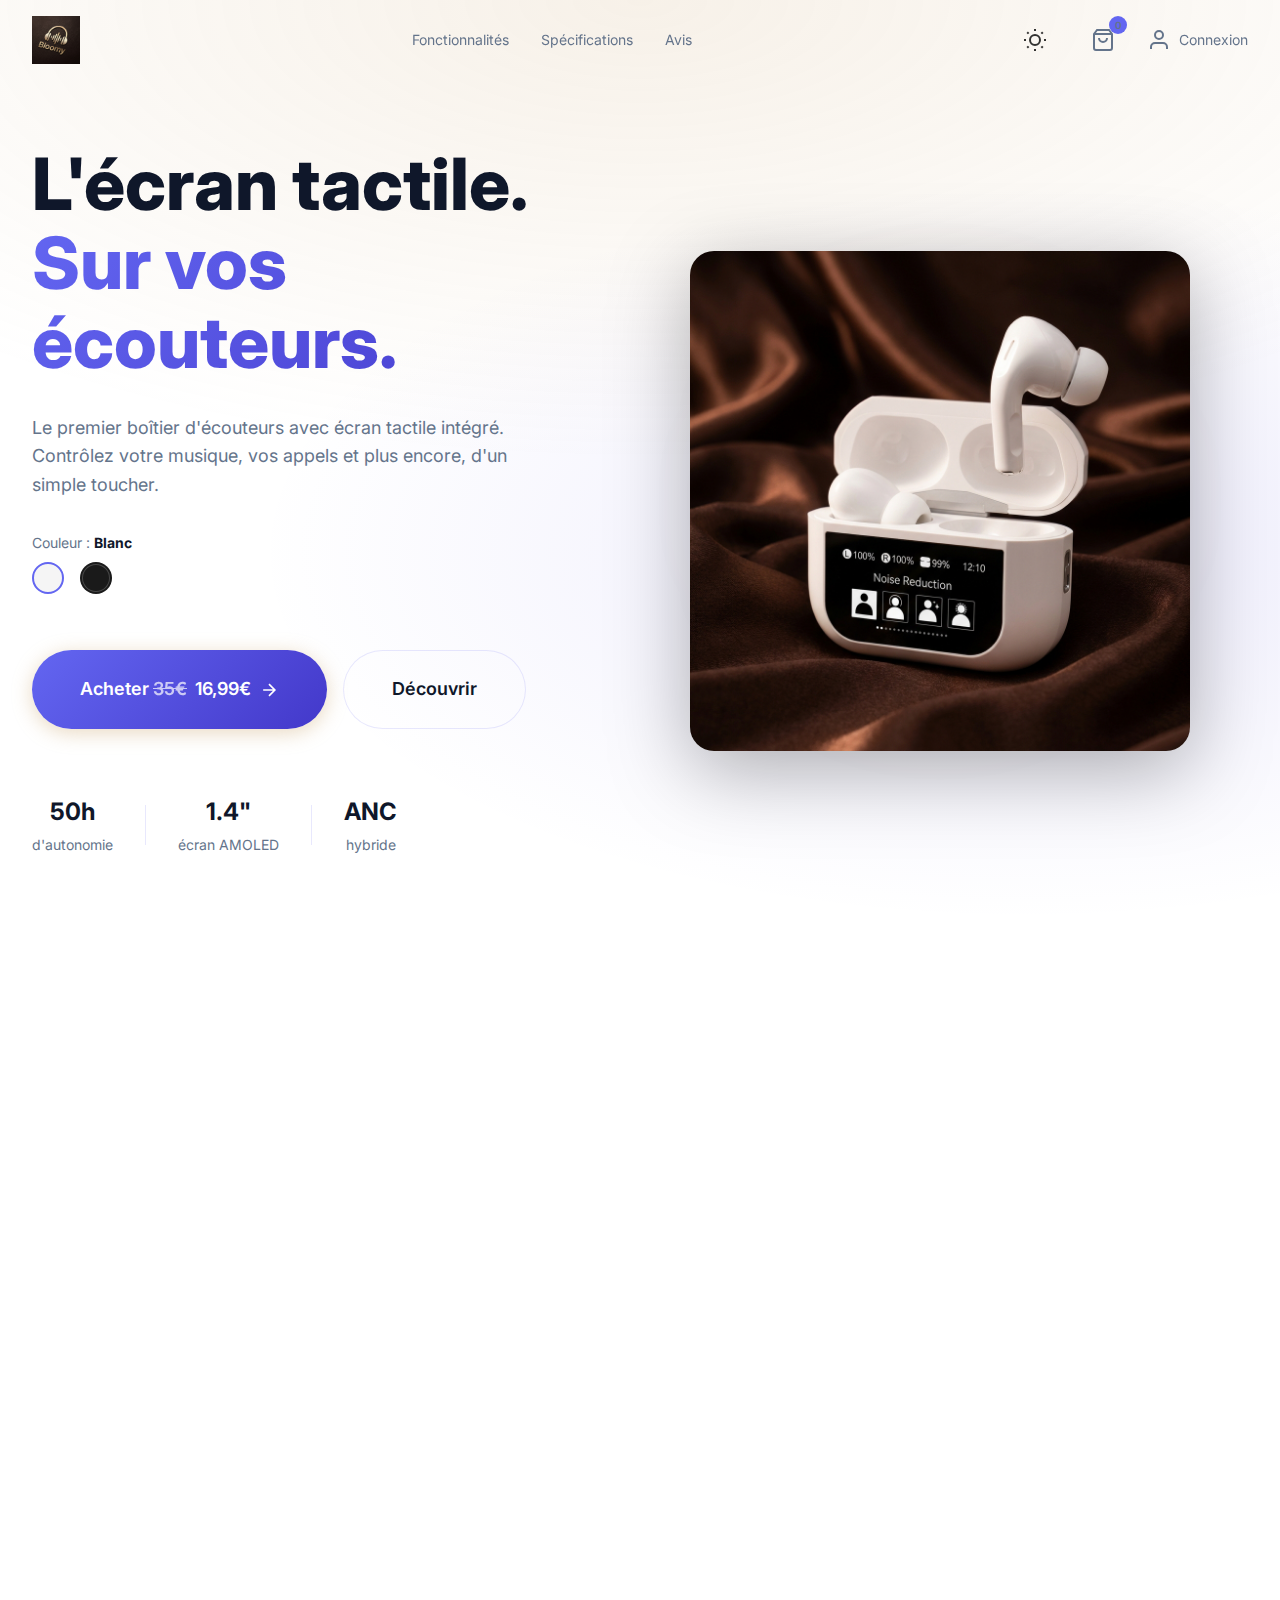
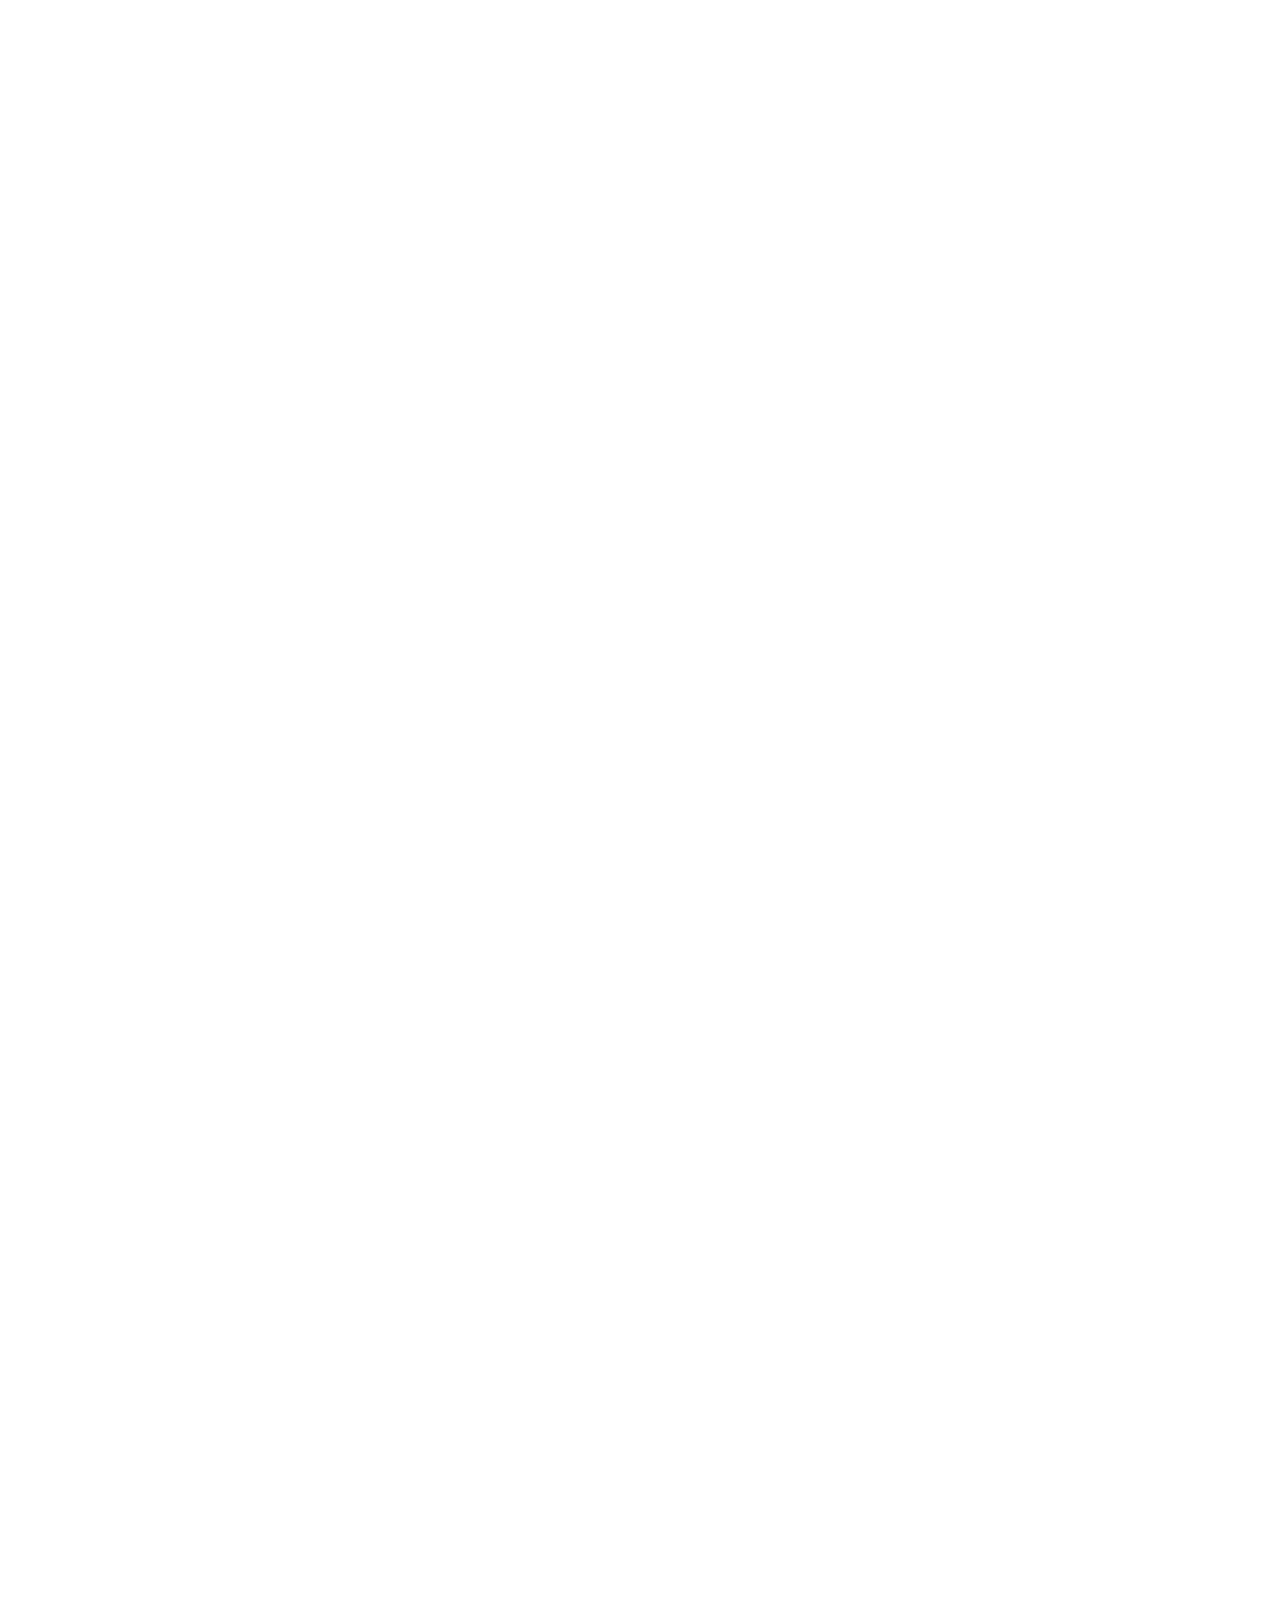
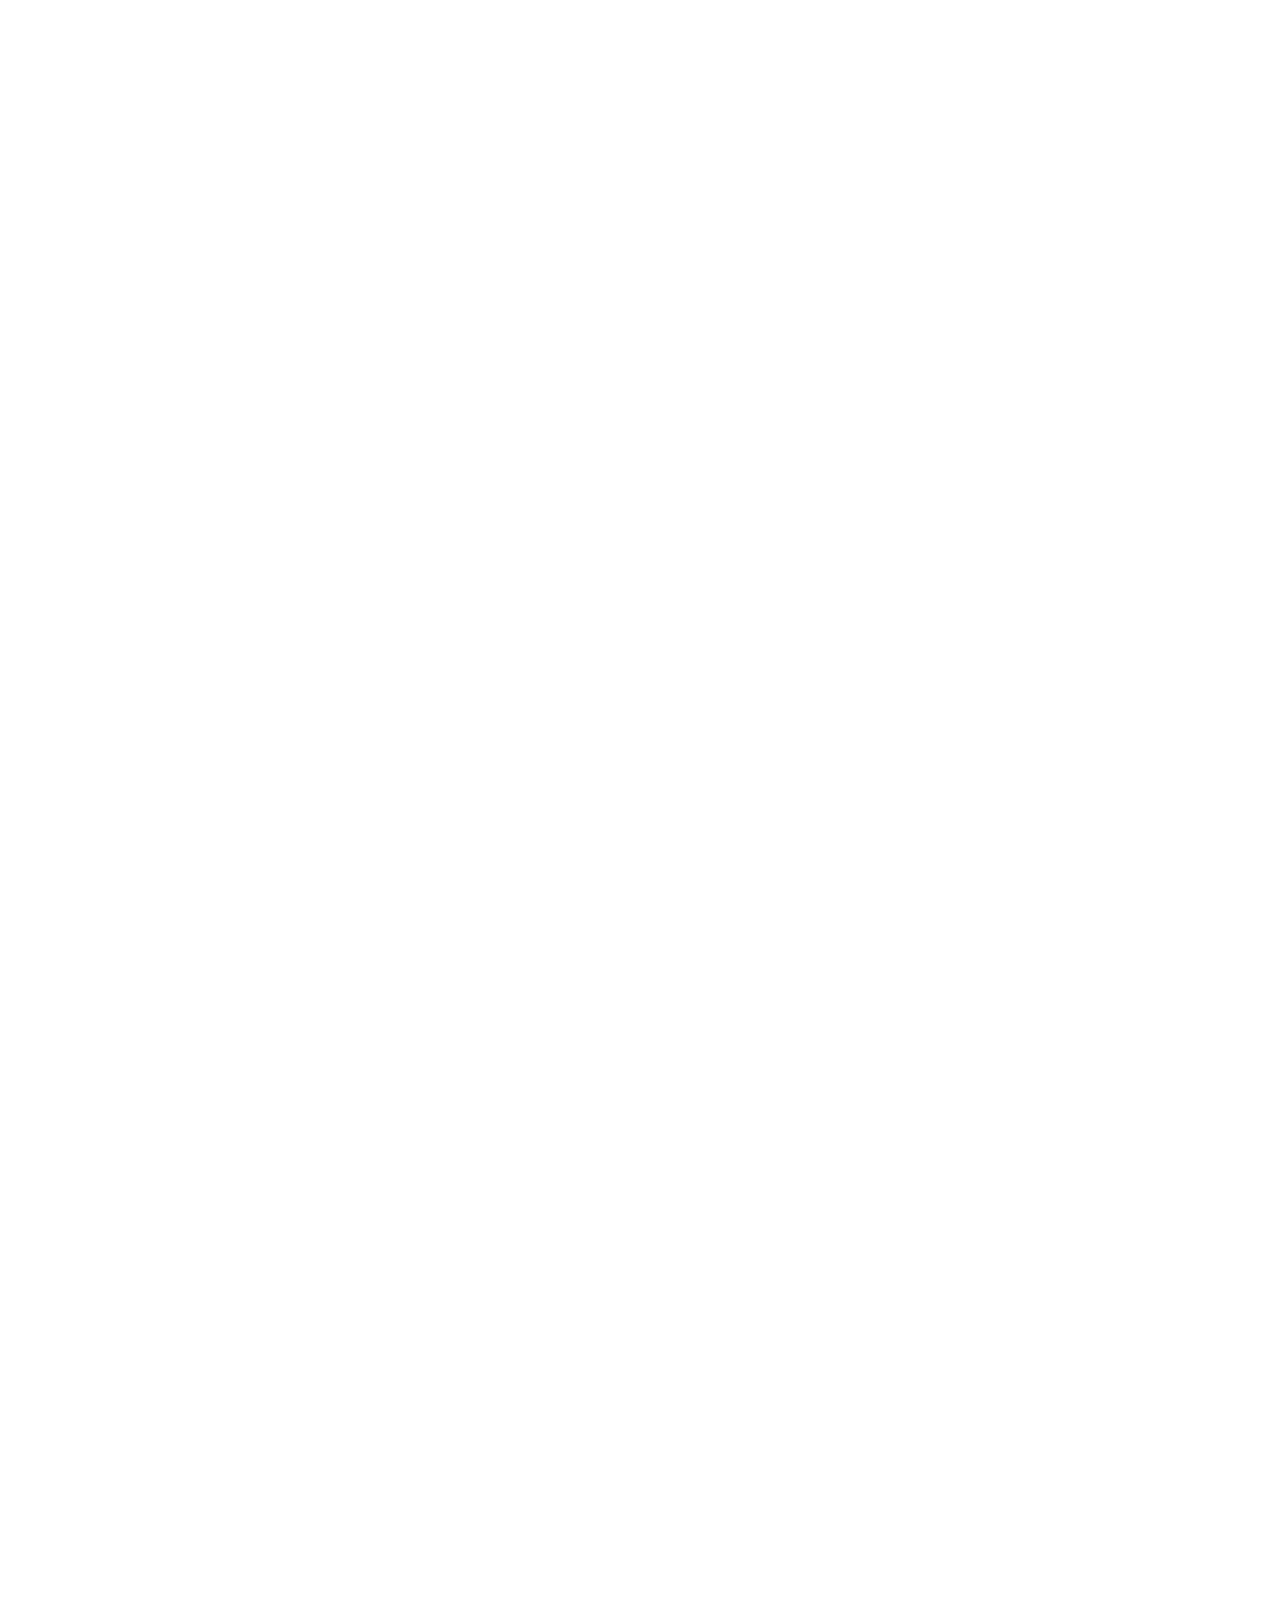
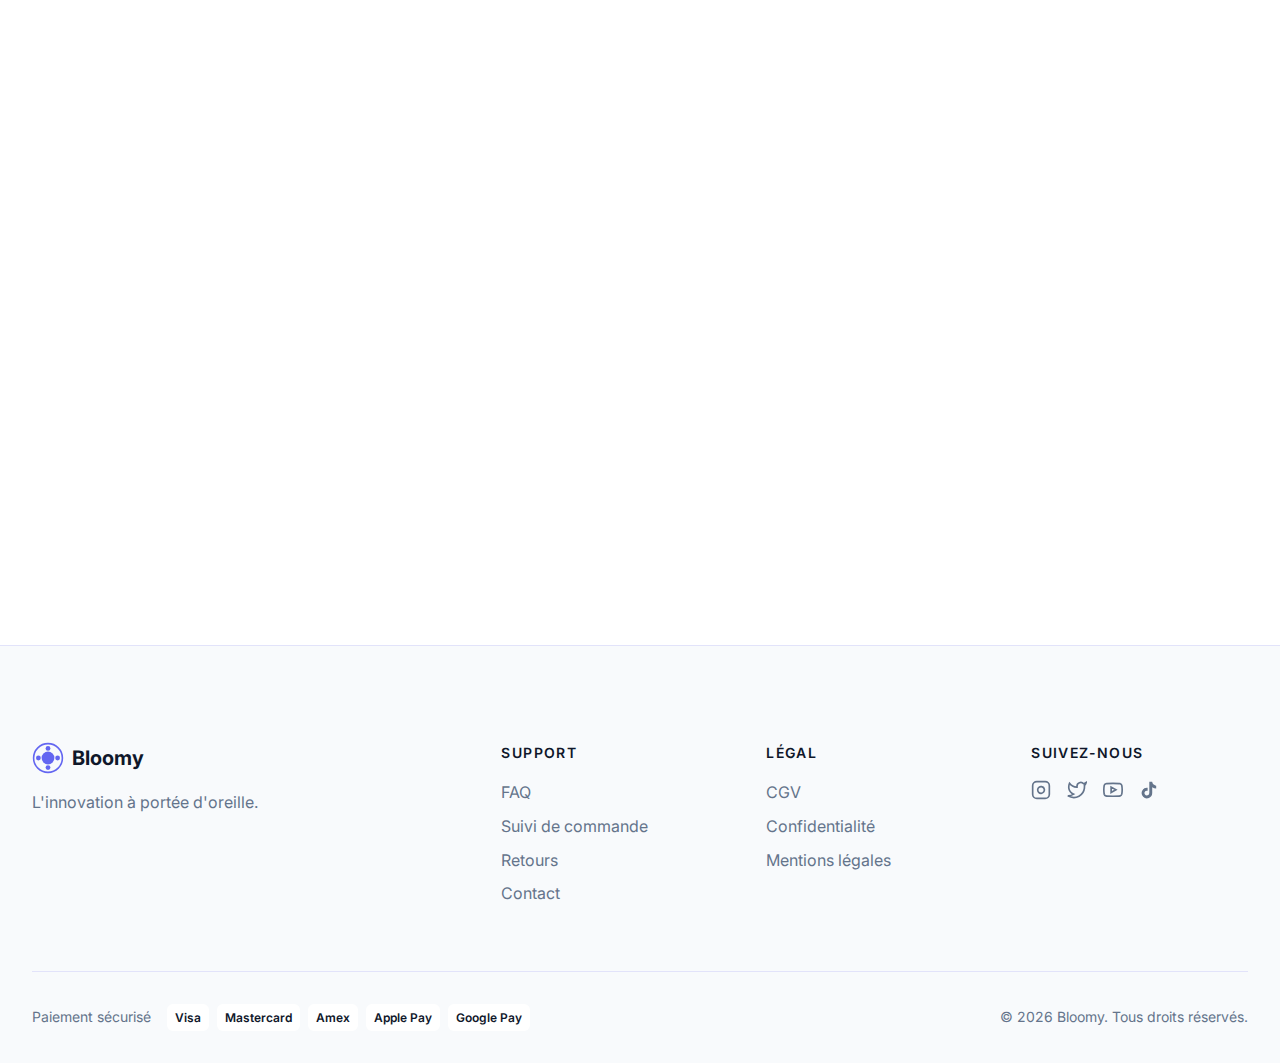
<file: index.html>
﻿<!DOCTYPE html>
<html lang="fr">

<head>
    <meta charset="UTF-8">
    <meta name="viewport" content="width=device-width, initial-scale=1.0">
    <meta name="description"
        content="Bloomy Smart Case - Les premiers écouteurs sans fil avec boîtier à écran tactile. Contrôlez votre musique, vos appels et plus encore directement sur le boîtier.">
    <meta name="keywords" content="écouteurs sans fil, bluetooth, écran tactile, smart case, Bloomy, earbuds, ANC">
    <meta name="author" content="Bloomy">

    <!-- Open Graph -->
    <meta property="og:title" content="Bloomy Smart Case - L'écran tactile sur vos écouteurs">
    <meta property="og:description"
        content="Le premier boîtier d'écouteurs avec écran tactile intégré. Contrôlez tout, d'un simple toucher.">
    <meta property="og:type" content="website">
    <meta property="og:url" content="https://bloomy.com">
    <meta property="og:image" content="images/og-image.jpg">

    <title>Bloomy Smart Case | Écouteurs Sans Fil avec Écran Tactile</title>

    <!-- Fonts -->
    <link rel="preconnect" href="https://fonts.googleapis.com">
    <link rel="preconnect" href="https://fonts.gstatic.com" crossorigin>
    <link href="https://fonts.googleapis.com/css2?family=Inter:wght@300;400;500;600;700;800;900&display=swap"
        rel="stylesheet">

    <!-- Styles -->
    <link rel="stylesheet" href="css/styles.css">

    <!-- Favicon -->
    <link rel="icon" type="image/svg+xml" href="images/favicon.svg">
    <link rel="stylesheet" href="css/animations.css">
</head>

<body>
    <!-- Header -->
    <header class="header" id="header">
        <div class="header__container">
            <a href="index.html" class="header__logo">
                <img src="images/logo.png" alt="Bloomy" class="header__logo-img" style="height: 48px; width: auto;">
            </a>

            <nav class="header__nav">
                <a href="#features" class="header__nav-link">Fonctionnalités</a>
                <a href="#specs" class="header__nav-link">Spécifications</a>
                <a href="#reviews" class="header__nav-link">Avis</a>
            </nav>

            <div class="header__actions">
                <button class="header__theme-toggle" id="theme-toggle" aria-label="Bascule thème"
                    style="margin-right: 12px; opacity: 0.8; transition: opacity 0.2s;">
                    <svg class="theme-icon-moon" width="24" height="24" viewBox="0 0 24 24" fill="none"
                        stroke="currentColor" stroke-width="2" style="display: block;">
                        <path d="M21 12.79A9 9 0 1 1 11.21 3 7 7 0 0 0 21 12.79z"></path>
                    </svg>
                    <svg class="theme-icon-sun" width="24" height="24" viewBox="0 0 24 24" fill="none"
                        stroke="currentColor" stroke-width="2" style="display: none;">
                        <circle cx="12" cy="12" r="5"></circle>
                        <line x1="12" y1="1" x2="12" y2="3"></line>
                        <line x1="12" y1="21" x2="12" y2="23"></line>
                        <line x1="4.22" y1="4.22" x2="5.64" y2="5.64"></line>
                        <line x1="18.36" y1="18.36" x2="19.78" y2="19.78"></line>
                        <line x1="1" y1="12" x2="3" y2="12"></line>
                        <line x1="21" y1="12" x2="23" y2="12"></line>
                        <line x1="4.22" y1="19.78" x2="5.64" y2="18.36"></line>
                        <line x1="18.36" y1="5.64" x2="19.78" y2="4.22"></line>
                    </svg>
                </button>
                <button class="header__cart" id="cart-btn" aria-label="Panier">
                    <svg width="24" height="24" viewBox="0 0 24 24" fill="none" stroke="currentColor" stroke-width="2">
                        <path d="M6 2L3 6v14a2 2 0 0 0 2 2h14a2 2 0 0 0 2-2V6l-3-4z" />
                        <line x1="3" y1="6" x2="21" y2="6" />
                        <path d="M16 10a4 4 0 0 1-8 0" />
                    </svg>
                    <span class="header__cart-count" id="cart-count">0</span>
                </button>
                <a href="account.html" class="header__account" id="account-link">
                    <svg width="24" height="24" viewBox="0 0 24 24" fill="none" stroke="currentColor" stroke-width="2">
                        <path d="M20 21v-2a4 4 0 0 0-4-4H8a4 4 0 0 0-4 4v2" />
                        <circle cx="12" cy="7" r="4" />
                    </svg>
                    <span class="header__account-text" id="account-text">Connexion</span>
                </a>
            </div>

            <button class="header__menu-toggle" id="menu-toggle" aria-label="Menu">
                <span></span>
                <span></span>
                <span></span>
            </button>
        </div>
    </header>

    <!-- Mobile Menu -->
    <div class="mobile-menu" id="mobile-menu">
        <nav class="mobile-menu__nav">
            <a href="#features" class="mobile-menu__link">Fonctionnalités</a>
            <a href="#specs" class="mobile-menu__link">Spécifications</a>
            <a href="#reviews" class="mobile-menu__link">Avis</a>
            <a href="account.html" class="mobile-menu__link">Mon Compte</a>
        </nav>
    </div>

    <!-- Main Content -->
    <main>
        <!-- Hero Section -->
        <section class="hero" id="hero">
            <div class="hero__background">
                <div class="hero__gradient"></div>
                <div class="hero__particles" id="particles"></div>
            </div>

            <div class="hero__content">
                <h1 class="hero__title">
                    <span class="hero__title-line">L'écran tactile.</span>
                    <span class="hero__title-line hero__title-line--accent">Sur vos écouteurs.</span>
                </h1>

                <p class="hero__description">
                    Le premier boîtier d'écouteurs avec écran tactile intégré.
                    Contrôlez votre musique, vos appels et plus encore, d'un simple toucher.
                </p>

                <div class="color-picker-container"
                    style="margin-bottom: var(--spacing-lg); position: relative; z-index: 20;">
                    <span
                        style="display: block; font-size: var(--font-size-sm); color: var(--color-text-secondary); margin-bottom: var(--spacing-sm);">Couleur
                        : <strong id="color-name" style="color: var(--color-text);">Blanc</strong></span>
                    <div style="display: flex; gap: var(--spacing-md);">
                        <button class="color-btn active" onclick="changeColor('white')"
                            style="width: 32px; height: 32px; border-radius: 50%; background: #f5f5f5; border: 2px solid var(--color-accent); cursor: pointer; transition: transform 0.2s;"
                            aria-label="Blanc"></button>
                        <button class="color-btn" onclick="changeColor('black')"
                            style="width: 32px; height: 32px; border-radius: 50%; background: #1a1a1a; border: 2px solid transparent; cursor: pointer; transition: transform 0.2s; box-shadow: inset 0 0 0 1px rgba(255,255,255,0.2);"
                            aria-label="Noir"></button>
                    </div>
                </div>

                <div class="hero__cta">
                    <a href="#buy" class="btn btn--primary btn--large" id="buy-btn">
                        <span>Acheter <span
                                style="text-decoration: line-through; opacity: 0.7; margin-right: 4px;">35€</span>
                            16,99€</span>
                        <svg width="20" height="20" viewBox="0 0 24 24" fill="none" stroke="currentColor"
                            stroke-width="2">
                            <path d="M5 12h14M12 5l7 7-7 7" />
                        </svg>
                    </a>
                    <a href="#features" class="btn btn--ghost btn--large">
                        Découvrir
                    </a>
                </div>

                <div class="hero__stats">
                    <div class="hero__stat">
                        <span class="hero__stat-value">50h</span>
                        <span class="hero__stat-label">d'autonomie</span>
                    </div>
                    <div class="hero__stat-divider"></div>
                    <div class="hero__stat">
                        <span class="hero__stat-value">1.4"</span>
                        <span class="hero__stat-label">écran AMOLED</span>
                    </div>
                    <div class="hero__stat-divider"></div>
                    <div class="hero__stat">
                        <span class="hero__stat-value">ANC</span>
                        <span class="hero__stat-label">hybride</span>
                    </div>
                </div>
            </div>

            <div class="hero__product">
                <div class="hero__product-glow"></div>
                <div class="hero__product-image" id="hero-product">
                    <img src="images/hero-product.png"
                        alt="Bloomy Smart Case - Écouteurs sans fil avec boîtier à écran tactile"
                        class="hero__product-img">
                </div>
            </div>
        </section>

        <!-- Feature 1: Touchscreen -->
        <section class="feature feature--reverse" id="features">
            <div class="feature__container">
                <div class="feature__visual">
                    <div class="feature__image-wrapper">
                        <div class="feature__image feature__image--screen">
                            <img src="images/case-screen.png" alt="Écran tactile AMOLED du boîtier Bloomy"
                                class="feature__product-img">
                        </div>
                    </div>
                </div>

                <div class="feature__content">
                    <span class="feature__label">Innovation</span>
                    <h2 class="feature__title">L'écran qui change tout.</h2>
                    <p class="feature__description">
                        Fini les gestes compliqués sur vos oreilles. Avec l'écran tactile AMOLED
                        de 1.4 pouces, prenez le contrôle total de votre expérience audio.
                    </p>

                    <ul class="feature__list">
                        <li class="feature__list-item">
                            <div class="feature__list-icon">
                                <svg width="24" height="24" viewBox="0 0 24 24" fill="none" stroke="currentColor"
                                    stroke-width="2">
                                    <path d="M9 18V5l12-2v13" />
                                    <circle cx="6" cy="18" r="3" />
                                    <circle cx="18" cy="16" r="3" />
                                </svg>
                            </div>
                            <div class="feature__list-text">
                                <strong>Changez de musique</strong>
                                <span>d'un simple swipe</span>
                            </div>
                        </li>
                        <li class="feature__list-item">
                            <div class="feature__list-icon">
                                <svg width="24" height="24" viewBox="0 0 24 24" fill="none" stroke="currentColor"
                                    stroke-width="2">
                                    <polygon points="11 5 6 9 2 9 2 15 6 15 11 19 11 5" />
                                    <path d="M15.54 8.46a5 5 0 0 1 0 7.07" />
                                    <path d="M19.07 4.93a10 10 0 0 1 0 14.14" />
                                </svg>
                            </div>
                            <div class="feature__list-text">
                                <strong>Réglez le volume</strong>
                                <span>intuitivement</span>
                            </div>
                        </li>
                        <li class="feature__list-item">
                            <div class="feature__list-icon">
                                <svg width="24" height="24" viewBox="0 0 24 24" fill="none" stroke="currentColor"
                                    stroke-width="2">
                                    <rect x="1" y="6" width="18" height="12" rx="2" />
                                    <line x1="23" y1="10" x2="23" y2="14" />
                                </svg>
                            </div>
                            <div class="feature__list-text">
                                <strong>Consultez la batterie</strong>
                                <span>en un coup d'œil</span>
                            </div>
                        </li>
                        <li class="feature__list-item">
                            <div class="feature__list-icon">
                                <svg width="24" height="24" viewBox="0 0 24 24" fill="none" stroke="currentColor"
                                    stroke-width="2">
                                    <path d="M12 1a3 3 0 0 0-3 3v8a3 3 0 0 0 6 0V4a3 3 0 0 0-3-3z" />
                                    <path d="M19 10v2a7 7 0 0 1-14 0v-2" />
                                    <line x1="12" y1="19" x2="12" y2="23" />
                                    <line x1="8" y1="23" x2="16" y2="23" />
                                </svg>
                            </div>
                            <div class="feature__list-text">
                                <strong>Activez la réduction de bruit</strong>
                                <span>instantanément</span>
                            </div>
                        </li>
                    </ul>
                </div>
            </div>
        </section>

        <!-- Feature 2: Sound Quality -->
        <section class="feature-full" id="sound">
            <div class="feature-full__background">
                <div class="sound-waves">
                    <div class="sound-wave"></div>
                    <div class="sound-wave"></div>
                    <div class="sound-wave"></div>
                </div>
            </div>

            <div class="feature-full__container">
                <div class="feature-full__header">
                    <span class="feature__label">Qualité Audio</span>
                    <h2 class="feature-full__title">Un son qui vous transporte.</h2>
                    <p class="feature-full__subtitle">
                        Des basses profondes aux aigus cristallins, chaque note est restituée avec une précision
                        exceptionnelle.
                    </p>
                </div>

                <div class="feature-full__grid">
                    <div class="feature-card">
                        <div class="feature-card__icon">
                            <svg width="40" height="40" viewBox="0 0 24 24" fill="none" stroke="currentColor"
                                stroke-width="1.5">
                                <circle cx="12" cy="12" r="10" />
                                <circle cx="12" cy="12" r="6" />
                                <circle cx="12" cy="12" r="2" />
                            </svg>
                        </div>
                        <h3 class="feature-card__title">Drivers 12mm</h3>
                        <p class="feature-card__description">
                            Drivers dynamiques haute définition pour des basses profondes et des aigus cristallins.
                        </p>
                    </div>

                    <div class="feature-card">
                        <div class="feature-card__icon">
                            <svg width="40" height="40" viewBox="0 0 24 24" fill="none" stroke="currentColor"
                                stroke-width="1.5">
                                <path d="M12 3a6 6 0 0 0 9 9 9 9 0 1 1-9-9Z" />
                            </svg>
                        </div>
                        <h3 class="feature-card__title">ANC Hybride</h3>
                        <p class="feature-card__description">
                            Réduction de bruit active hybride pour une isolation parfaite du monde extérieur.
                        </p>
                    </div>

                    <div class="feature-card">
                        <div class="feature-card__icon">
                            <svg width="40" height="40" viewBox="0 0 24 24" fill="none" stroke="currentColor"
                                stroke-width="1.5">
                                <path d="M12 1a3 3 0 0 0-3 3v8a3 3 0 0 0 6 0V4a3 3 0 0 0-3-3z" />
                                <path d="M19 10v2a7 7 0 0 1-14 0v-2" />
                                <line x1="12" y1="19" x2="12" y2="23" />
                                <line x1="8" y1="23" x2="16" y2="23" />
                            </svg>
                        </div>
                        <h3 class="feature-card__title">4 Micros HD</h3>
                        <p class="feature-card__description">
                            Quatre microphones haute définition pour des appels d'une clarté exceptionnelle.
                        </p>
                    </div>
                </div>
            </div>
        </section>

        <!-- Feature 3: Freedom -->
        <section class="feature" id="freedom">
            <div class="feature__container">
                <div class="feature__visual">
                    <div class="feature__image-wrapper">
                        <div class="feature__image feature__image--freedom">
                            <img src="images/lifestyle.png" alt="Utilisation des écouteurs Bloomy en ville"
                                class="feature__product-img">
                        </div>
                    </div>
                </div>

                <div class="feature__content">
                    <span class="feature__label">Autonomie</span>
                    <h2 class="feature__title">Une liberté sans compromis.</h2>
                    <p class="feature__description">
                        Jusqu'à  50 heures d'autonomie avec le boîtier. Vous accompagne du matin au soir,
                        jour après jour, sans jamais vous laisser tomber.
                    </p>

                    <ul class="feature__list">
                        <li class="feature__list-item">
                            <div class="feature__list-icon">
                                <svg width="24" height="24" viewBox="0 0 24 24" fill="none" stroke="currentColor"
                                    stroke-width="2">
                                    <circle cx="12" cy="12" r="10" />
                                    <polyline points="12 6 12 12 16 14" />
                                </svg>
                            </div>
                            <div class="feature__list-text">
                                <strong>10h d'écoute continue</strong>
                                <span>sans interruption</span>
                            </div>
                        </li>
                        <li class="feature__list-item">
                            <div class="feature__list-icon">
                                <svg width="24" height="24" viewBox="0 0 24 24" fill="none" stroke="currentColor"
                                    stroke-width="2">
                                    <polygon points="13 2 3 14 12 14 11 22 21 10 12 10 13 2" />
                                </svg>
                            </div>
                            <div class="feature__list-text">
                                <strong>Charge rapide</strong>
                                <span>10 min = 2h de musique</span>
                            </div>
                        </li>
                        <li class="feature__list-item">
                            <div class="feature__list-icon">
                                <svg width="24" height="24" viewBox="0 0 24 24" fill="none" stroke="currentColor"
                                    stroke-width="2">
                                    <path d="M5 12.55a11 11 0 0 1 14.08 0" />
                                    <path d="M1.42 9a16 16 0 0 1 21.16 0" />
                                    <path d="M8.53 16.11a6 6 0 0 1 6.95 0" />
                                    <circle cx="12" cy="20" r="1" />
                                </svg>
                            </div>
                            <div class="feature__list-text">
                                <strong>Bluetooth 5.3</strong>
                                <span>Connexion ultra-stable</span>
                            </div>
                        </li>
                        <li class="feature__list-item">
                            <div class="feature__list-icon">
                                <svg width="24" height="24" viewBox="0 0 24 24" fill="none" stroke="currentColor"
                                    stroke-width="2">
                                    <path d="M12 2.69l5.66 5.66a8 8 0 1 1-11.31 0z" />
                                </svg>
                            </div>
                            <div class="feature__list-text">
                                <strong>Résistance IPX5</strong>
                                <span>Pluie et transpiration</span>
                            </div>
                        </li>
                    </ul>
                </div>
            </div>
        </section>

        <!-- Specifications -->
        <section class="specs" id="specs">
            <div class="specs__container">
                <div class="specs__header">
                    <span class="feature__label">Technique</span>
                    <h2 class="specs__title">Conçu dans les moindres détails.</h2>
                </div>

                <div class="specs__grid">
                    <div class="specs__card">
                        <div class="specs__card-header">
                            <svg width="24" height="24" viewBox="0 0 24 24" fill="none" stroke="currentColor"
                                stroke-width="2">
                                <path d="M9 18V5l12-2v13" />
                                <circle cx="6" cy="18" r="3" />
                                <circle cx="18" cy="16" r="3" />
                            </svg>
                            <h3>Audio</h3>
                        </div>
                        <ul class="specs__list">
                            <li><span>Drivers</span><span>12mm dynamiques</span></li>
                            <li><span>Réponse</span><span>20Hz - 20kHz</span></li>
                            <li><span>Codecs</span><span>AAC, SBC, LDAC</span></li>
                            <li><span>ANC</span><span>Hybride actif</span></li>
                            <li><span>Mode</span><span>Transparence</span></li>
                        </ul>
                    </div>

                    <div class="specs__card">
                        <div class="specs__card-header">
                            <svg width="24" height="24" viewBox="0 0 24 24" fill="none" stroke="currentColor"
                                stroke-width="2">
                                <rect x="2" y="3" width="20" height="14" rx="2" ry="2" />
                                <line x1="8" y1="21" x2="16" y2="21" />
                                <line x1="12" y1="17" x2="12" y2="21" />
                            </svg>
                            <h3>Boîtier</h3>
                        </div>
                        <ul class="specs__list">
                            <li><span>Écran</span><span>1.4" AMOLED tactile</span></li>
                            <li><span>Résolution</span><span>360 × 360 px</span></li>
                            <li><span>Batterie</span><span>500mAh</span></li>
                            <li><span>Charge</span><span>USB-C + Sans fil</span></li>
                            <li><span>Matériau</span><span>Aluminium anodisé</span></li>
                        </ul>
                    </div>

                    <div class="specs__card">
                        <div class="specs__card-header">
                            <svg width="24" height="24" viewBox="0 0 24 24" fill="none" stroke="currentColor"
                                stroke-width="2">
                                <path d="M5 12.55a11 11 0 0 1 14.08 0" />
                                <path d="M1.42 9a16 16 0 0 1 21.16 0" />
                                <path d="M8.53 16.11a6 6 0 0 1 6.95 0" />
                                <circle cx="12" cy="20" r="1" />
                            </svg>
                            <h3>Connectivité</h3>
                        </div>
                        <ul class="specs__list">
                            <li><span>Bluetooth</span><span>5.3</span></li>
                            <li><span>Portée</span><span>15 mètres</span></li>
                            <li><span>Multipoint</span><span>2 appareils</span></li>
                            <li><span>Latence</span><span>
                                    < 80ms (mode jeu)</span>
                            </li>
                            <li><span>Appairage</span><span>Google Fast Pair</span></li>
                        </ul>
                    </div>

                    <div class="specs__card">
                        <div class="specs__card-header">
                            <svg width="24" height="24" viewBox="0 0 24 24" fill="none" stroke="currentColor"
                                stroke-width="2">
                                <rect x="1" y="6" width="18" height="12" rx="2" />
                                <line x1="23" y1="10" x2="23" y2="14" />
                            </svg>
                            <h3>Autonomie</h3>
                        </div>
                        <ul class="specs__list">
                            <li><span>Écouteurs</span><span>10h (ANC on)</span></li>
                            <li><span>Avec boîtier</span><span>50h total</span></li>
                            <li><span>Charge rapide</span><span>10min = 2h</span></li>
                            <li><span>Charge complète</span><span>1h30</span></li>
                            <li><span>Sans fil</span><span>Qi compatible</span></li>
                        </ul>
                    </div>
                </div>
            </div>
        </section>

        <!-- CTA / Buy Section -->
        <section class="cta" id="buy">
            <div class="cta__container">
                <div class="cta__product">
                    <div class="cta__product-glow"></div>
                    <div class="cta__product-image">
                        <img src="images/hero-product.png" alt="Écouteurs Bloomy Smart Case" class="cta__product-img">
                    </div>
                </div>

                <div class="cta__content">
                    <h2 class="cta__title">Prêt à changer votre façon d'écouter ?</h2>

                    <div class="cta__product-info">
                        <h3 class="cta__product-name">Bloomy Smart Case</h3>

                        <ul class="cta__features">
                            <li>
                                <svg width="20" height="20" viewBox="0 0 24 24" fill="none" stroke="currentColor"
                                    stroke-width="2">
                                    <polyline points="20 6 9 17 4 12" />
                                </svg>
                                Écran tactile AMOLED 1.4"
                            </li>
                            <li>
                                <svg width="20" height="20" viewBox="0 0 24 24" fill="none" stroke="currentColor"
                                    stroke-width="2">
                                    <polyline points="20 6 9 17 4 12" />
                                </svg>
                                Réduction de bruit active hybride
                            </li>
                            <li>
                                <svg width="20" height="20" viewBox="0 0 24 24" fill="none" stroke="currentColor"
                                    stroke-width="2">
                                    <polyline points="20 6 9 17 4 12" />
                                </svg>
                                50h d'autonomie totale
                            </li>
                            <li>
                                <svg width="20" height="20" viewBox="0 0 24 24" fill="none" stroke="currentColor"
                                    stroke-width="2">
                                    <polyline points="20 6 9 17 4 12" />
                                </svg>
                                Livraison gratuite
                            </li>
                            <li>
                                <svg width="20" height="20" viewBox="0 0 24 24" fill="none" stroke="currentColor"
                                    stroke-width="2">
                                    <polyline points="20 6 9 17 4 12" />
                                </svg>
                                Garantie 2 ans
                            </li>
                        </ul>

                        <div class="cta__price" style="display: flex; align-items: baseline; gap: 12px;">
                            <span class="cta__price-old"
                                style="text-decoration: line-through; color: var(--color-text-secondary); font-size: 1.5rem;">35€</span>
                            <span class="cta__price-current"
                                style="color: var(--color-accent); font-size: 2.5rem; font-weight: 700;">16,99€</span>
                        </div>

                        <div class="cta__colors">
                            <span class="cta__colors-label">Couleur :</span>
                            <div class="cta__color-options" style="position: relative; z-index: 10;">
                                <button class="cta__color cta__color--white active" data-color="white" title="Blanc"></button>
                                <button class="cta__color cta__color--black" data-color="black" title="Noir"></button>
                            </div>
                        </div>

                        <button class="btn btn--primary btn--xlarge cta__button" id="add-to-cart"
                            onclick="addToCartAndCheckout()">
                            <svg width="24" height="24" viewBox="0 0 24 24" fill="none" stroke="currentColor"
                                stroke-width="2">
                                <path d="M6 2L3 6v14a2 2 0 0 0 2 2h14a2 2 0 0 0 2-2V6l-3-4z" />
                                <line x1="3" y1="6" x2="21" y2="6" />
                                <path d="M16 10a4 4 0 0 1-8 0" />
                            </svg>
                            Ajouter au panier
                        </button>

                        <div class="cta__trust">
                            <div class="cta__trust-item">
                                <svg width="16" height="16" viewBox="0 0 24 24" fill="none" stroke="currentColor"
                                    stroke-width="2">
                                    <rect x="3" y="11" width="18" height="11" rx="2" ry="2" />
                                    <path d="M7 11V7a5 5 0 0 1 10 0v4" />
                                </svg>
                                Paiement sécurisé
                            </div>
                            <div class="cta__trust-item">
                                <svg width="16" height="16" viewBox="0 0 24 24" fill="none" stroke="currentColor"
                                    stroke-width="2">
                                    <rect x="1" y="3" width="15" height="13" />
                                    <polygon points="16 8 20 8 23 11 23 16 16 16 16 8" />
                                    <circle cx="5.5" cy="18.5" r="2.5" />
                                    <circle cx="18.5" cy="18.5" r="2.5" />
                                </svg>
                                Livraison 3-5 jours
                            </div>
                            <div class="cta__trust-item">
                                <svg width="16" height="16" viewBox="0 0 24 24" fill="none" stroke="currentColor"
                                    stroke-width="2">
                                    <polyline points="9 10 4 15 9 20" />
                                    <path d="M20 4v7a4 4 0 0 1-4 4H4" />
                                </svg>
                                Retour 30 jours
                            </div>
                        </div>
                    </div>
                </div>
            </div>
        </section>

        <section class="reviews" id="reviews">
            <div class="reviews__container">
                <div class="reviews__header">
                    <span class="feature__label">Avis Clients</span>
                    <h2 class="reviews__title">Ce qu'ils en disent.</h2>
                    <div class="reviews__rating">
                        <div class="reviews__stars">
                            <svg viewBox="0 0 24 24" fill="currentColor">
                                <path
                                    d="M12 2l3.09 6.26L22 9.27l-5 4.87 1.18 6.88L12 17.77l-6.18 3.25L7 14.14 2 9.27l6.91-1.01L12 2z" />
                            </svg>
                            <svg viewBox="0 0 24 24" fill="currentColor">
                                <path
                                    d="M12 2l3.09 6.26L22 9.27l-5 4.87 1.18 6.88L12 17.77l-6.18 3.25L7 14.14 2 9.27l6.91-1.01L12 2z" />
                            </svg>
                            <svg viewBox="0 0 24 24" fill="currentColor">
                                <path
                                    d="M12 2l3.09 6.26L22 9.27l-5 4.87 1.18 6.88L12 17.77l-6.18 3.25L7 14.14 2 9.27l6.91-1.01L12 2z" />
                            </svg>
                            <svg viewBox="0 0 24 24" fill="currentColor">
                                <path
                                    d="M12 2l3.09 6.26L22 9.27l-5 4.87 1.18 6.88L12 17.77l-6.18 3.25L7 14.14 2 9.27l6.91-1.01L12 2z" />
                            </svg>
                            <svg viewBox="0 0 24 24" fill="currentColor">
                                <path
                                    d="M12 2l3.09 6.26L22 9.27l-5 4.87 1.18 6.88L12 17.77l-6.18 3.25L7 14.14 2 9.27l6.91-1.01L12 2z" />
                            </svg>
                        </div>
                        <span class="reviews__score">4.8/5</span>
                        <span class="reviews__count">(416 avis)</span>
                    </div>
                </div>

                <div class="reviews__grid">
                    <div class="review-card">
                        <div class="review-card__header">
                            <div class="review-card__avatar">ML</div>
                            <div class="review-card__info">
                                <span class="review-card__name">Marie L.</span>
                                <span class="review-card__location">Paris, France</span>
                            </div>
                        </div>
                        <div class="review-card__stars">★★★★★</div>
                        <p class="review-card__text">
                            "L'écran tactile sur le boîtier est une révolution. Je ne reviendrai jamais en arrière.
                            La qualité sonore est exceptionnelle et le design est vraiment premium."
                        </p>
                    </div>

                    <div class="review-card">
                        <div class="review-card__header">
                            <div class="review-card__avatar">TK</div>
                            <div class="review-card__info">
                                <span class="review-card__name">Thomas K.</span>
                                <span class="review-card__location">Lyon, France</span>
                            </div>
                        </div>
                        <div class="review-card__stars">★★★★★</div>
                        <p class="review-card__text">
                            "Son incroyable, ANC efficace, et ce boîtier... C'est le futur des écouteurs.
                            L'autonomie de 50h est impressionnante, je charge une fois par semaine."
                        </p>
                    </div>

                    <div class="review-card">
                        <div class="review-card__header">
                            <div class="review-card__avatar">SM</div>
                            <div class="review-card__info">
                                <span class="review-card__name">Sarah M.</span>
                                <span class="review-card__location">New York, USA</span>
                            </div>
                        </div>
                        <div class="review-card__stars">★★★★★</div>
                        <p class="review-card__text">
                            "J'étais sceptique, mais ce sont sincèrement les meilleurs écouteurs que j'ai eus.
                            L'écran du boîtier est génial - je peux tout contrôler sans toucher mon téléphone."
                        </p>
                    </div>
                </div>
            </div>
        </section>


    </main>

    <!-- Footer -->
    <footer class="footer">
        <div class="footer__container">
            <div class="footer__top">
                <div class="footer__brand">
                    <a href="/" class="footer__logo">
                        <svg class="footer__logo-icon" viewBox="0 0 40 40" fill="none"
                            xmlns="http://www.w3.org/2000/svg">
                            <circle cx="20" cy="20" r="18" stroke="currentColor" stroke-width="2" />
                            <circle cx="20" cy="20" r="8" fill="currentColor" />
                            <circle cx="20" cy="8" r="3" fill="currentColor" />
                            <circle cx="20" cy="32" r="3" fill="currentColor" />
                            <circle cx="8" cy="20" r="3" fill="currentColor" />
                            <circle cx="32" cy="20" r="3" fill="currentColor" />
                        </svg>
                        <span>Bloomy</span>
                    </a>
                    <p class="footer__tagline">L'innovation à portée d'oreille.</p>
                </div>

                <div class="footer__links">
                    <div class="footer__column">
                        <h4>Support</h4>
                        <ul>
                            <li><a href="faq.html">FAQ</a></li>
                            <li><a href="tracking.html">Suivi de commande</a></li>
                            <li><a href="returns.html">Retours</a></li>
                            <li><a href="contact.html">Contact</a></li>
                        </ul>
                    </div>

                    <div class="footer__column">
                        <h4>Légal</h4>
                        <ul>
                            <li><a href="cgv.html">CGV</a></li>
                            <li><a href="privacy.html">Confidentialité</a></li>
                            <li><a href="mentions.html">Mentions légales</a></li>
                        </ul>
                    </div>

                    <div class="footer__column">
                        <h4>Suivez-nous</h4>
                        <div class="footer__social">
                            <a href="#" aria-label="Instagram">
                                <svg width="20" height="20" viewBox="0 0 24 24" fill="none" stroke="currentColor"
                                    stroke-width="2">
                                    <rect x="2" y="2" width="20" height="20" rx="5" ry="5" />
                                    <path d="M16 11.37A4 4 0 1 1 12.63 8 4 4 0 0 1 16 11.37z" />
                                    <line x1="17.5" y1="6.5" x2="17.51" y2="6.5" />
                                </svg>
                            </a>
                            <a href="#" aria-label="Twitter">
                                <svg width="20" height="20" viewBox="0 0 24 24" fill="none" stroke="currentColor"
                                    stroke-width="2">
                                    <path
                                        d="M23 3a10.9 10.9 0 0 1-3.14 1.53 4.48 4.48 0 0 0-7.86 3v1A10.66 10.66 0 0 1 3 4s-4 9 5 13a11.64 11.64 0 0 1-7 2c9 5 20 0 20-11.5a4.5 4.5 0 0 0-.08-.83A7.72 7.72 0 0 0 23 3z" />
                                </svg>
                            </a>
                            <a href="#" aria-label="YouTube">
                                <svg width="20" height="20" viewBox="0 0 24 24" fill="none" stroke="currentColor"
                                    stroke-width="2">
                                    <path
                                        d="M22.54 6.42a2.78 2.78 0 0 0-1.94-2C18.88 4 12 4 12 4s-6.88 0-8.6.46a2.78 2.78 0 0 0-1.94 2A29 29 0 0 0 1 11.75a29 29 0 0 0 .46 5.33A2.78 2.78 0 0 0 3.4 19c1.72.46 8.6.46 8.6.46s6.88 0 8.6-.46a2.78 2.78 0 0 0 1.94-2 29 29 0 0 0 .46-5.25 29 29 0 0 0-.46-5.33z" />
                                    <polygon points="9.75 15.02 15.5 11.75 9.75 8.48 9.75 15.02" />
                                </svg>
                            </a>
                            <a href="#" aria-label="TikTok">
                                <svg width="20" height="20" viewBox="0 0 24 24" fill="currentColor">
                                    <path
                                        d="M19.59 6.69a4.83 4.83 0 0 1-3.77-4.25V2h-3.45v13.67a2.89 2.89 0 0 1-5.2 1.74 2.89 2.89 0 0 1 2.31-4.64 2.93 2.93 0 0 1 .88.13V9.4a6.84 6.84 0 0 0-1-.05A6.33 6.33 0 0 0 5 20.1a6.34 6.34 0 0 0 10.86-4.43v-7a8.16 8.16 0 0 0 4.77 1.52v-3.4a4.85 4.85 0 0 1-1-.1z" />
                                </svg>
                            </a>
                        </div>
                    </div>
                </div>
            </div>

            <div class="footer__bottom">
                <div class="footer__payment">
                    <span>Paiement sécurisé</span>
                    <div class="footer__payment-icons">
                        <div class="payment-icon">Visa</div>
                        <div class="payment-icon">Mastercard</div>
                        <div class="payment-icon">Amex</div>
                        <div class="payment-icon">Apple Pay</div>
                        <div class="payment-icon">Google Pay</div>
                    </div>
                </div>
                <p class="footer__copyright">© 2026 Bloomy. Tous droits réservés.</p>
            </div>
        </div>
    </footer>

    <!-- Cart Sidebar -->
    <div class="cart-sidebar" id="cart-sidebar">
        <div class="cart-sidebar__overlay"></div>
        <div class="cart-sidebar__content">
            <div class="cart-sidebar__header">
                <h3>Votre Panier</h3>
                <button class="cart-sidebar__close" id="cart-close">
                    <svg width="24" height="24" viewBox="0 0 24 24" fill="none" stroke="currentColor" stroke-width="2">
                        <line x1="18" y1="6" x2="6" y2="18" />
                        <line x1="6" y1="6" x2="18" y2="18" />
                    </svg>
                </button>
            </div>

            <div class="cart-sidebar__items" id="cart-items">
                <!-- Cart items will be inserted here -->
                <div class="cart-sidebar__empty">
                    <svg width="48" height="48" viewBox="0 0 24 24" fill="none" stroke="currentColor"
                        stroke-width="1.5">
                        <path d="M6 2L3 6v14a2 2 0 0 0 2 2h14a2 2 0 0 0 2-2V6l-3-4z" />
                        <line x1="3" y1="6" x2="21" y2="6" />
                        <path d="M16 10a4 4 0 0 1-8 0" />
                    </svg>
                    <p>Votre panier est vide</p>
                </div>
            </div>

            <div class="cart-sidebar__footer" id="cart-footer" style="display: none;">
                <div class="cart-sidebar__total">
                    <span>Total</span>
                    <span id="cart-total">0€</span>
                </div>
                <a href="checkout.html" class="btn btn--primary btn--large cart-sidebar__checkout">
                    Commander
                </a>
            </div>
        </div>
    </div>

    <!-- Toast Notification -->
    <div class="toast" id="toast">
        <div class="toast__icon">
            <svg width="20" height="20" viewBox="0 0 24 24" fill="none" stroke="currentColor" stroke-width="2">
                <polyline points="20 6 9 17 4 12" />
            </svg>
        </div>
        <span class="toast__message">Produit ajouté au panier</span>
    </div>

    <script src="js/auth.js"></script>
    <script src="js/main.js"></script>
    <script>
        // Update header based on auth state
        (function () {
            const accountLink = document.getElementById('account-link');
            const accountText = document.getElementById('account-text');

            if (BloomyAuth.isLoggedIn()) {
                const user = BloomyAuth.getCurrentUser();
                accountLink.href = 'dashboard.html';
                accountText.textContent = user.firstName;
            }
        })();

        // Cart Logic
        let selectedColor = 'white';

        function addToCartAndCheckout() {
            const item = {
                id: 'bloomy-smart-case',
                name: 'Bloomy Smart Case',
                price: 1699, // Prix en centimes pour éviter les erreurs de float (16.99 * 100)
                color: selectedColor,
                quantity: 1,
                image: selectedColor === 'white' ? 'images/hero-product.png' : 'images/hero-product-black.png'
            };
            localStorage.setItem('bloomy_cart', JSON.stringify([item]));
            window.location.href = 'checkout.html';
        }

        // Color Picker Logic
        function changeColor(color) {
            selectedColor = color;
            const heroImage = document.querySelector('#hero-product img');
            const colorName = document.getElementById('color-name');
            const buttons = document.querySelectorAll('.color-btn');

            if (!heroImage) return;

            // Update buttons state
            buttons.forEach(btn => {
                btn.style.borderColor = 'transparent';
                btn.style.transform = 'scale(1)';

                const onclickVal = btn.getAttribute('onclick');
                if (onclickVal && onclickVal.includes("'" + color + "'")) {
                    btn.style.borderColor = 'var(--color-accent)';
                    btn.style.transform = 'scale(1.1)';
                }
            });

            // Update image and text with fade effect
            heroImage.style.opacity = '0';

            setTimeout(() => {
                if (color === 'white') {
                    heroImage.src = 'images/hero-product.png';
                    if (colorName) colorName.textContent = 'Blanc';
                } else {
                    heroImage.src = 'images/hero-product-black.png';
                    if (colorName) colorName.textContent = 'Noir';
                }
                heroImage.style.opacity = '1';
            }, 200);
        }
    </script>
    <script>
        // Auto-add reveal class to sections
        document.addEventListener('DOMContentLoaded', () => {
            const sections = document.querySelectorAll('section');
            sections.forEach(sec => {
                sec.classList.add('reveal');
            });

            const observerOptions = {
                threshold: 0.1,
                rootMargin: "0px 0px -50px 0px"
            };

            const observer = new IntersectionObserver((entries) => {
                entries.forEach(entry => {
                    if (entry.isIntersecting) {
                        entry.target.classList.add('visible');
                    }
                });
            }, observerOptions);

            document.querySelectorAll('.reveal').forEach(el => {
                observer.observe(el);
            });
        });
    </script>
    <script>
        // Theme Toggle Logic
        const themeToggleBtn = document.getElementById('theme-toggle');
        const moonIcon = document.querySelector('.theme-icon-moon');
        const sunIcon = document.querySelector('.theme-icon-sun');

        // Check saved theme or system preference
        const savedTheme = localStorage.getItem('theme');
        const systemTheme = window.matchMedia('(prefers-color-scheme: light)').matches ? 'light' : 'dark';
        let currentTheme = savedTheme || systemTheme;

        // Apply theme on load
        function applyTheme(theme) {
            document.documentElement.setAttribute('data-theme', theme);
            if (theme === 'light') {
                moonIcon.style.display = 'none';
                sunIcon.style.display = 'block';
            } else {
                moonIcon.style.display = 'block';
                sunIcon.style.display = 'none';
            }
        }

        applyTheme(currentTheme);

        // Toggle Event
        themeToggleBtn.addEventListener('click', () => {
            currentTheme = currentTheme === 'dark' ? 'light' : 'dark';
            applyTheme(currentTheme);
            localStorage.setItem('theme', currentTheme);
        });

        // CTA Color Logic
        document.addEventListener('DOMContentLoaded', () => {
            const ctaButtons = document.querySelectorAll('.cta__color');
            const ctaImage = document.querySelector('.cta__product-img');

            // Add transition to image
            if (ctaImage) ctaImage.style.transition = 'opacity 0.2s ease';

            ctaButtons.forEach(btn => {
                btn.addEventListener('click', () => {
                    // Update Active State
                    ctaButtons.forEach(b => b.classList.remove('active'));
                    btn.classList.add('active');

                    // Update Global Color (sync with Hero logic if needed, but here independent)
                    const color = btn.dataset.color;
                    selectedColor = color;

                    // Update Image
                    if (ctaImage) {
                        ctaImage.style.opacity = '0';
                        setTimeout(() => {
                            if (color === 'white') {
                                ctaImage.src = 'images/hero-product.png';
                            } else {
                                ctaImage.src = 'images/hero-product-black.png';
                            }
                            ctaImage.style.opacity = '1';
                        }, 200);
                    }
                });
            });
        });
    </script>
    <script>
        (function () {
            // Force CTA Logic
            const btns = document.querySelectorAll('.cta__color');
            const img = document.querySelector('.cta__product-img');
            btns.forEach(b => {
                b.addEventListener('click', function (e) {
                    const color = this.dataset.color;

                    // UI
                    btns.forEach(btn => btn.classList.remove('active'));
                    this.classList.add('active');

                    // Var
                    if (typeof selectedColor !== 'undefined') selectedColor = color;

                    // Img
                    if (img) {
                        img.style.opacity = 0;
                        setTimeout(() => {
                            img.src = color === 'white' ? 'images/hero-product.png' : 'images/hero-product-black.png';
                            img.style.opacity = 1;
                        }, 200);
                    }
                });
            });
        })();
    </script>
</body>

</html>
</file>
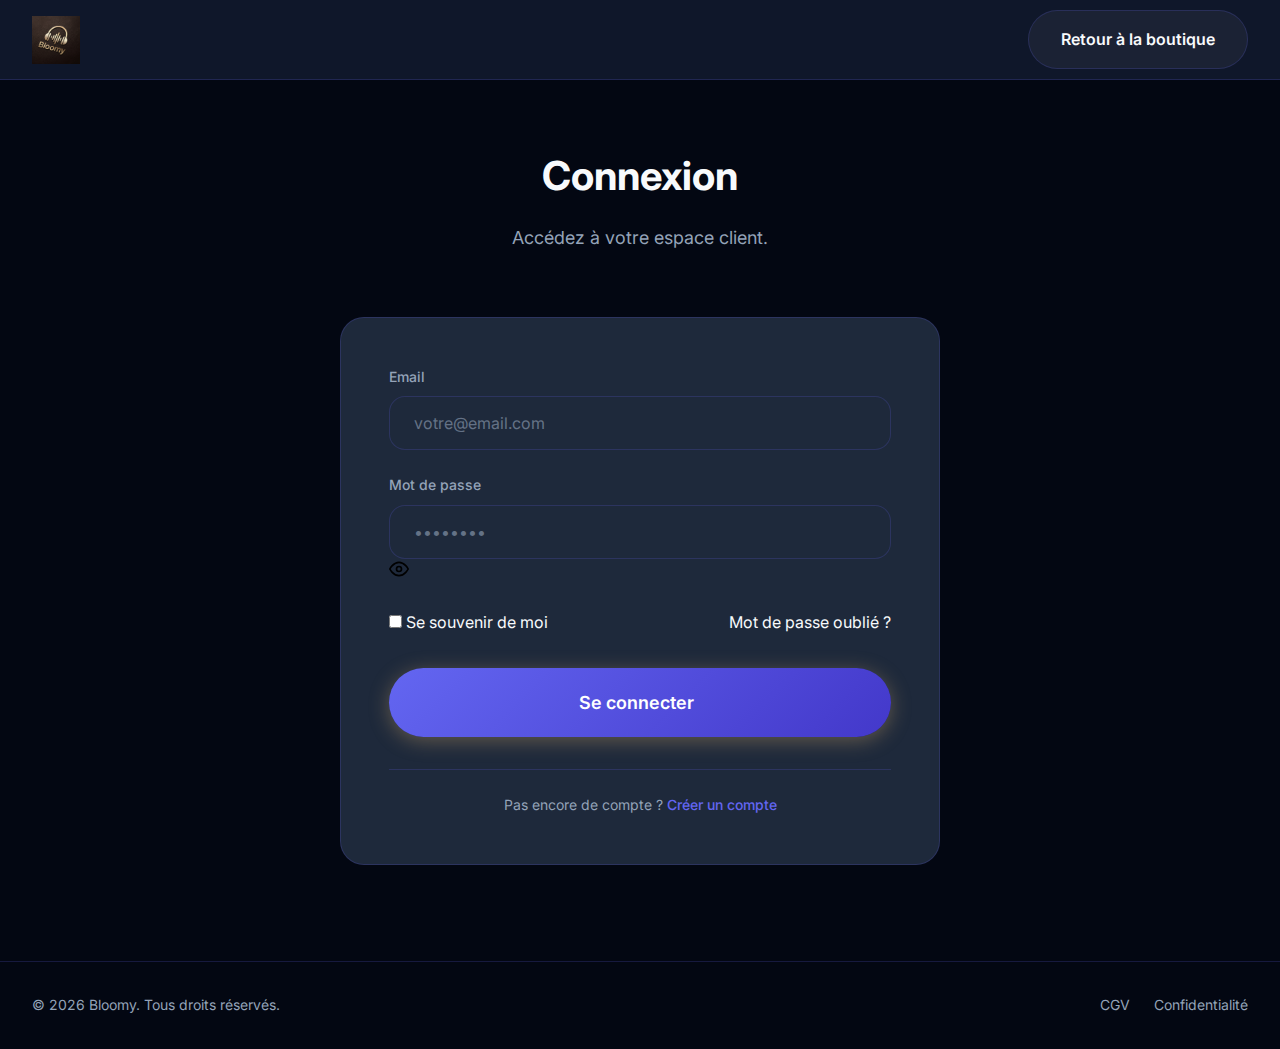
<file: account.html>
<!DOCTYPE html>
<html lang="fr">

<head>
    <meta charset="UTF-8">
    <meta name="viewport" content="width=device-width, initial-scale=1.0">
    <meta name="description" content="Connectez-vous à votre compte Bloomy.">
    <title>Connexion | Bloomy</title>
    <link rel="preconnect" href="https://fonts.googleapis.com">
    <link rel="preconnect" href="https://fonts.gstatic.com" crossorigin>
    <link href="https://fonts.googleapis.com/css2?family=Inter:wght@300;400;500;600;700;800&display=swap"
        rel="stylesheet">
    <link rel="stylesheet" href="css/styles.css">
    <link rel="stylesheet" href="css/pages.css">
</head>

<body>
    <header class="header header--solid" id="header">
        <div class="header__container">
            <a href="index.html" class="header__logo">
                <img src="images/logo.png" alt="Bloomy" class="header__logo-img" style="height: 48px; width: auto;">
            </a>
            <a href="index.html" class="btn btn--ghost">Retour à la boutique</a>
        </div>
    </header>

    <main class="page">
        <div class="page__container">
            <div class="page__header">
                <h1 class="page__title">Connexion</h1>
                <p class="page__subtitle">Accédez à votre espace client.</p>
            </div>

            <!-- Error/Success Messages -->
            <div class="alert alert--error" id="error-alert" style="display: none;">
                <svg width="20" height="20" viewBox="0 0 24 24" fill="none" stroke="currentColor" stroke-width="2">
                    <circle cx="12" cy="12" r="10" />
                    <line x1="15" y1="9" x2="9" y2="15" />
                    <line x1="9" y1="9" x2="15" y2="15" />
                </svg>
                <span id="error-message"></span>
            </div>

            <div class="alert alert--success" id="success-alert" style="display: none;">
                <svg width="20" height="20" viewBox="0 0 24 24" fill="none" stroke="currentColor" stroke-width="2">
                    <polyline points="20 6 9 17 4 12" />
                </svg>
                <span id="success-message"></span>
            </div>

            <div class="auth-card">
                <form id="login-form">
                    <div class="form-group">
                        <label for="email">Email</label>
                        <input type="email" id="email" placeholder="votre@email.com" required autocomplete="email">
                    </div>
                    <div class="form-group">
                        <label for="password">Mot de passe</label>
                        <div class="password-input">
                            <input type="password" id="password" placeholder="••••••••" required
                                autocomplete="current-password">
                            <button type="button" class="password-toggle" id="toggle-password"
                                aria-label="Afficher le mot de passe">
                                <svg class="eye-open" width="20" height="20" viewBox="0 0 24 24" fill="none"
                                    stroke="currentColor" stroke-width="2">
                                    <path d="M1 12s4-8 11-8 11 8 11 8-4 8-11 8-11-8-11-8z" />
                                    <circle cx="12" cy="12" r="3" />
                                </svg>
                                <svg class="eye-closed" width="20" height="20" viewBox="0 0 24 24" fill="none"
                                    stroke="currentColor" stroke-width="2" style="display:none;">
                                    <path
                                        d="M17.94 17.94A10.07 10.07 0 0 1 12 20c-7 0-11-8-11-8a18.45 18.45 0 0 1 5.06-5.94M9.9 4.24A9.12 9.12 0 0 1 12 4c7 0 11 8 11 8a18.5 18.5 0 0 1-2.16 3.19m-6.72-1.07a3 3 0 1 1-4.24-4.24" />
                                    <line x1="1" y1="1" x2="23" y2="23" />
                                </svg>
                            </button>
                        </div>
                    </div>
                    <div
                        style="display: flex; justify-content: space-between; align-items: center; margin-bottom: var(--spacing-xl);">
                        <label class="checkbox-label">
                            <input type="checkbox" id="remember-me">
                            <span class="checkbox-custom"></span>
                            Se souvenir de moi
                        </label>
                        <a href="reset-password.html" class="link-accent">Mot de passe oublié ?</a>
                    </div>
                    <button type="submit" class="btn btn--primary btn--large btn--loading" id="submit-btn"
                        style="width: 100%;">
                        <span class="btn-text">Se connecter</span>
                        <span class="btn-loader"></span>
                    </button>
                </form>

                <div class="auth-card__footer">
                    Pas encore de compte ? <a href="register.html">Créer un compte</a>
                </div>
            </div>
        </div>
    </main>

    <footer class="footer footer--simple">
        <div class="footer__container">
            <p class="footer__copyright">© 2026 Bloomy. Tous droits réservés.</p>
            <div class="footer__links-inline">
                <a href="cgv.html">CGV</a>
                <a href="privacy.html">Confidentialité</a>
            </div>
        </div>
    </footer>

    <script src="js/auth.js"></script>
    <script>
        // Check if already logged in
        if (BloomyAuth.isLoggedIn()) {
            window.location.href = 'dashboard.html';
        }

        const form = document.getElementById('login-form');
        const emailInput = document.getElementById('email');
        const passwordInput = document.getElementById('password');
        const rememberMe = document.getElementById('remember-me');
        const submitBtn = document.getElementById('submit-btn');
        const errorAlert = document.getElementById('error-alert');
        const errorMessage = document.getElementById('error-message');
        const successAlert = document.getElementById('success-alert');
        const successMessage = document.getElementById('success-message');
        const togglePassword = document.getElementById('toggle-password');

        // Toggle password visibility
        togglePassword.addEventListener('click', () => {
            const type = passwordInput.type === 'password' ? 'text' : 'password';
            passwordInput.type = type;
            togglePassword.querySelector('.eye-open').style.display = type === 'password' ? 'block' : 'none';
            togglePassword.querySelector('.eye-closed').style.display = type === 'password' ? 'none' : 'block';
        });

        // Show error
        function showError(message) {
            errorMessage.textContent = message;
            errorAlert.style.display = 'flex';
            successAlert.style.display = 'none';
        }

        // Show success
        function showSuccess(message) {
            successMessage.textContent = message;
            successAlert.style.display = 'flex';
            errorAlert.style.display = 'none';
        }

        // Handle form submission
        form.addEventListener('submit', async (e) => {
            e.preventDefault();

            // Show loading state
            submitBtn.classList.add('loading');
            submitBtn.disabled = true;

            // Simulate network delay
            await new Promise(resolve => setTimeout(resolve, 500));

            const result = BloomyAuth.login(
                emailInput.value,
                passwordInput.value,
                rememberMe.checked
            );

            submitBtn.classList.remove('loading');
            submitBtn.disabled = false;

            if (result.success) {
                showSuccess(result.message);
                // Redirect to dashboard
                setTimeout(() => {
                    window.location.href = 'dashboard.html';
                }, 1000);
            } else {
                showError(result.error);
            }
        });
    </script>
</body>

</html>
</file>
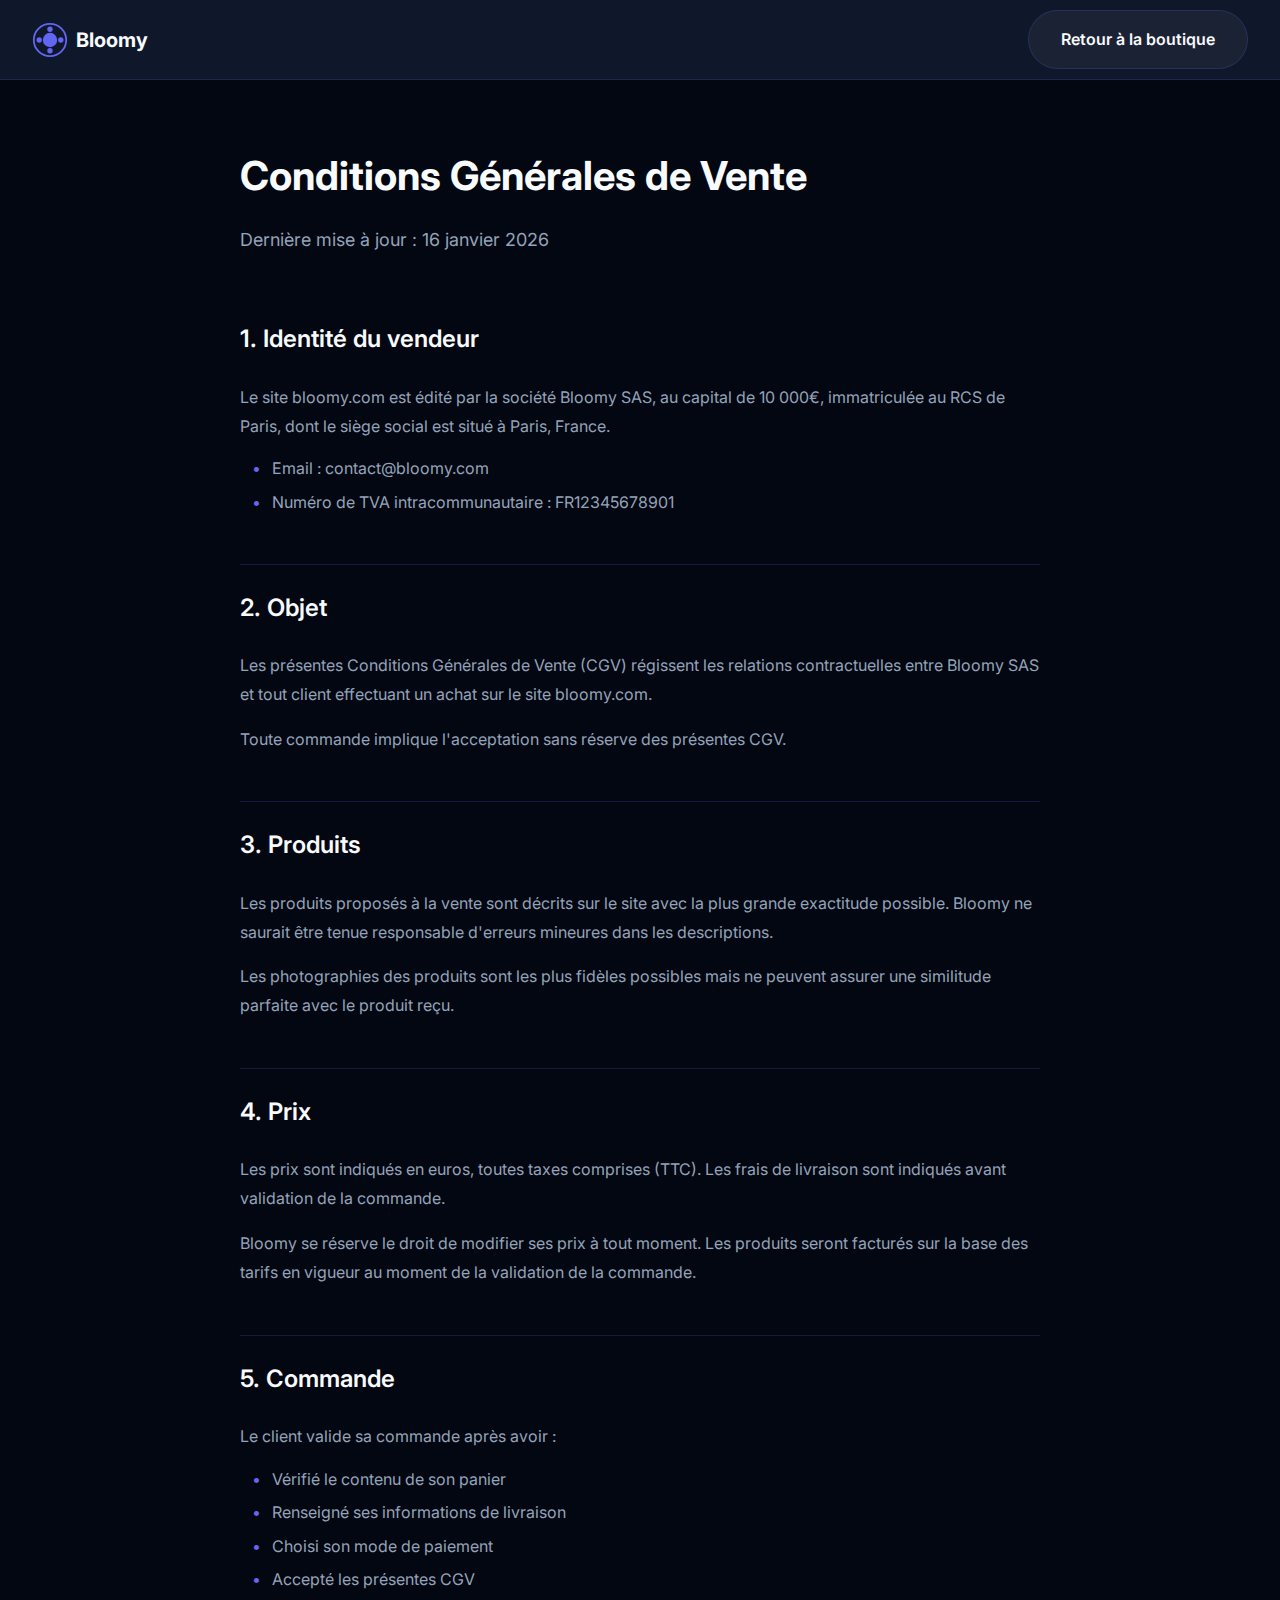
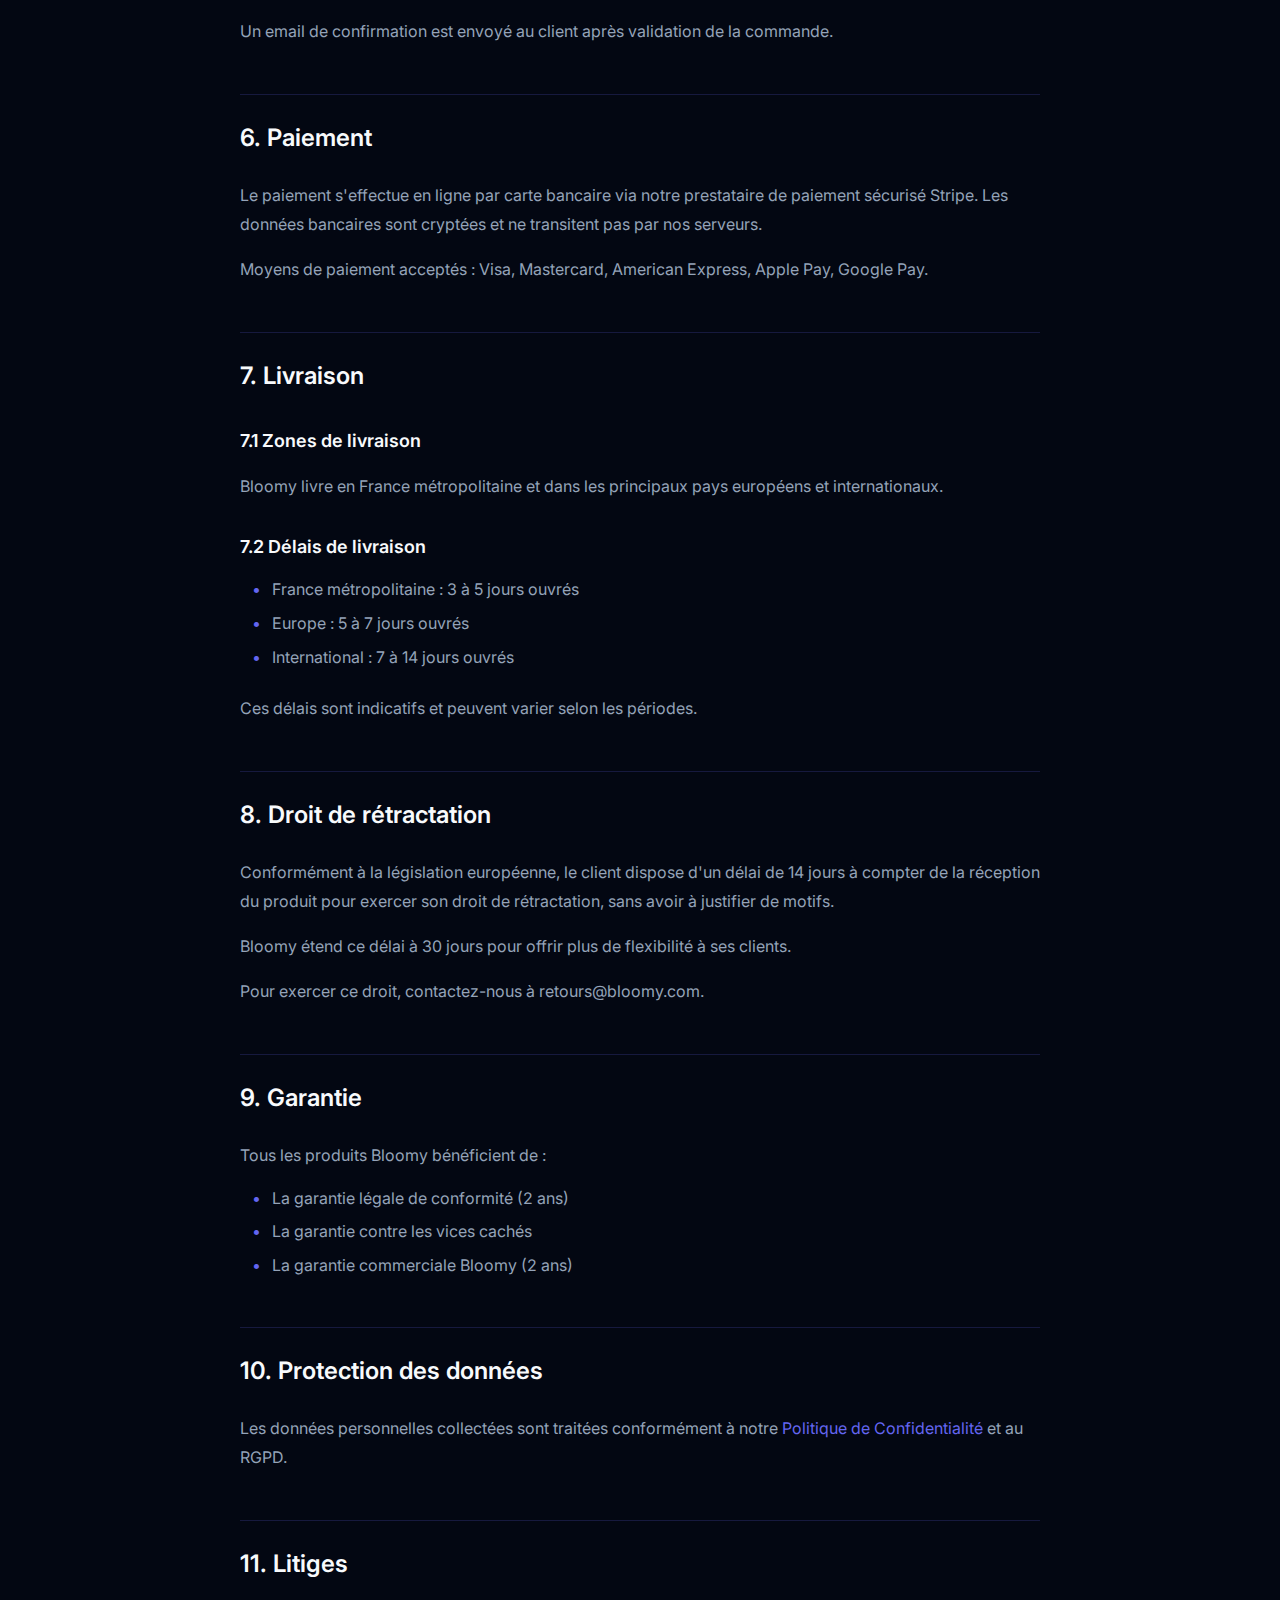
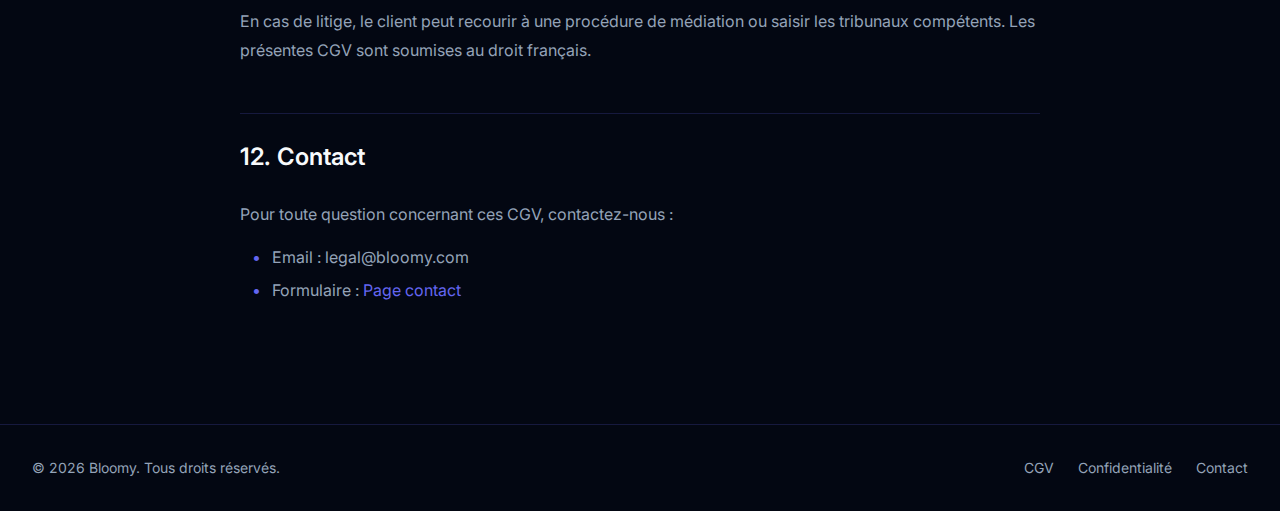
<file: cgv.html>
﻿<!DOCTYPE html>
<html lang="fr">

<head>
    <meta charset="UTF-8">
    <meta name="viewport" content="width=device-width, initial-scale=1.0">
    <meta name="description" content="Conditions Générales de Vente de Bloomy.">
    <title>CGV | Bloomy</title>
    <link rel="preconnect" href="https://fonts.googleapis.com">
    <link rel="preconnect" href="https://fonts.gstatic.com" crossorigin>
    <link href="https://fonts.googleapis.com/css2?family=Inter:wght@300;400;500;600;700;800&display=swap"
        rel="stylesheet">
    <link rel="stylesheet" href="css/styles.css">
    <link rel="stylesheet" href="css/pages.css">
</head>

<body>
    <header class="header header--solid" id="header">
        <div class="header__container">
            <a href="index.html" class="header__logo">
                <svg class="header__logo-icon" viewBox="0 0 40 40" fill="none">
                    <circle cx="20" cy="20" r="18" stroke="currentColor" stroke-width="2" />
                    <circle cx="20" cy="20" r="8" fill="currentColor" />
                    <circle cx="20" cy="8" r="3" fill="currentColor" />
                    <circle cx="20" cy="32" r="3" fill="currentColor" />
                    <circle cx="8" cy="20" r="3" fill="currentColor" />
                    <circle cx="32" cy="20" r="3" fill="currentColor" />
                </svg>
                <span class="header__logo-text">Bloomy</span>
            </a>
            <a href="index.html" class="btn btn--ghost">Retour à la boutique</a>
        </div>
    </header>

    <main class="page" style="align-items: flex-start;">
        <div class="legal-content">
            <div class="page__header" style="text-align: left;">
                <h1 class="page__title">Conditions Générales de Vente</h1>
                <p class="page__subtitle">Dernière mise à jour : 16 janvier 2026</p>
            </div>

            <h2>1. Identité du vendeur</h2>
            <p>Le site bloomy.com est édité par la société Bloomy SAS, au capital de 10 000€, immatriculée au RCS de
                Paris, dont le siège social est situé à Paris, France.</p>
            <ul>
                <li>Email : contact@bloomy.com</li>
                <li>Numéro de TVA intracommunautaire : FR12345678901</li>
            </ul>

            <h2>2. Objet</h2>
            <p>Les présentes Conditions Générales de Vente (CGV) régissent les relations contractuelles entre Bloomy SAS
                et tout client effectuant un achat sur le site bloomy.com.</p>
            <p>Toute commande implique l'acceptation sans réserve des présentes CGV.</p>

            <h2>3. Produits</h2>
            <p>Les produits proposés à la vente sont décrits sur le site avec la plus grande exactitude possible. Bloomy
                ne saurait être tenue responsable d'erreurs mineures dans les descriptions.</p>
            <p>Les photographies des produits sont les plus fidèles possibles mais ne peuvent assurer une similitude
                parfaite avec le produit reçu.</p>

            <h2>4. Prix</h2>
            <p>Les prix sont indiqués en euros, toutes taxes comprises (TTC). Les frais de livraison sont indiqués avant
                validation de la commande.</p>
            <p>Bloomy se réserve le droit de modifier ses prix à tout moment. Les produits seront facturés sur la base
                des tarifs en vigueur au moment de la validation de la commande.</p>

            <h2>5. Commande</h2>
            <p>Le client valide sa commande après avoir :</p>
            <ul>
                <li>Vérifié le contenu de son panier</li>
                <li>Renseigné ses informations de livraison</li>
                <li>Choisi son mode de paiement</li>
                <li>Accepté les présentes CGV</li>
            </ul>
            <p>Un email de confirmation est envoyé au client après validation de la commande.</p>

            <h2>6. Paiement</h2>
            <p>Le paiement s'effectue en ligne par carte bancaire via notre prestataire de paiement sécurisé Stripe. Les
                données bancaires sont cryptées et ne transitent pas par nos serveurs.</p>
            <p>Moyens de paiement acceptés : Visa, Mastercard, American Express, Apple Pay, Google Pay.</p>

            <h2>7. Livraison</h2>
            <h3>7.1 Zones de livraison</h3>
            <p>Bloomy livre en France métropolitaine et dans les principaux pays européens et internationaux.</p>

            <h3>7.2 Délais de livraison</h3>
            <ul>
                <li>France métropolitaine : 3 à 5 jours ouvrés</li>
                <li>Europe : 5 à 7 jours ouvrés</li>
                <li>International : 7 à 14 jours ouvrés</li>
            </ul>
            <p>Ces délais sont indicatifs et peuvent varier selon les périodes.</p>

            <h2>8. Droit de rétractation</h2>
            <p>Conformément à la législation européenne, le client dispose d'un délai de 14 jours à compter de la
                réception du produit pour exercer son droit de rétractation, sans avoir à justifier de motifs.</p>
            <p>Bloomy étend ce délai à 30 jours pour offrir plus de flexibilité à ses clients.</p>
            <p>Pour exercer ce droit, contactez-nous à retours@bloomy.com.</p>

            <h2>9. Garantie</h2>
            <p>Tous les produits Bloomy bénéficient de :</p>
            <ul>
                <li>La garantie légale de conformité (2 ans)</li>
                <li>La garantie contre les vices cachés</li>
                <li>La garantie commerciale Bloomy (2 ans)</li>
            </ul>

            <h2>10. Protection des données</h2>
            <p>Les données personnelles collectées sont traitées conformément à notre <a href="privacy.html"
                    style="color: var(--color-accent);">Politique de Confidentialité</a> et au RGPD.</p>

            <h2>11. Litiges</h2>
            <p>En cas de litige, le client peut recourir à une procédure de médiation ou saisir les tribunaux
                compétents. Les présentes CGV sont soumises au droit français.</p>

            <h2>12. Contact</h2>
            <p>Pour toute question concernant ces CGV, contactez-nous :</p>
            <ul>
                <li>Email : legal@bloomy.com</li>
                <li>Formulaire : <a href="contact.html" style="color: var(--color-accent);">Page contact</a></li>
            </ul>
        </div>
    </main>

    <footer class="footer footer--simple">
        <div class="footer__container">
            <p class="footer__copyright">© 2026 Bloomy. Tous droits réservés.</p>
            <div class="footer__links-inline">
                <a href="cgv.html">CGV</a>
                <a href="privacy.html">Confidentialité</a>
                <a href="contact.html">Contact</a>
            </div>
        </div>
    </footer>
</body>

</html>
</file>
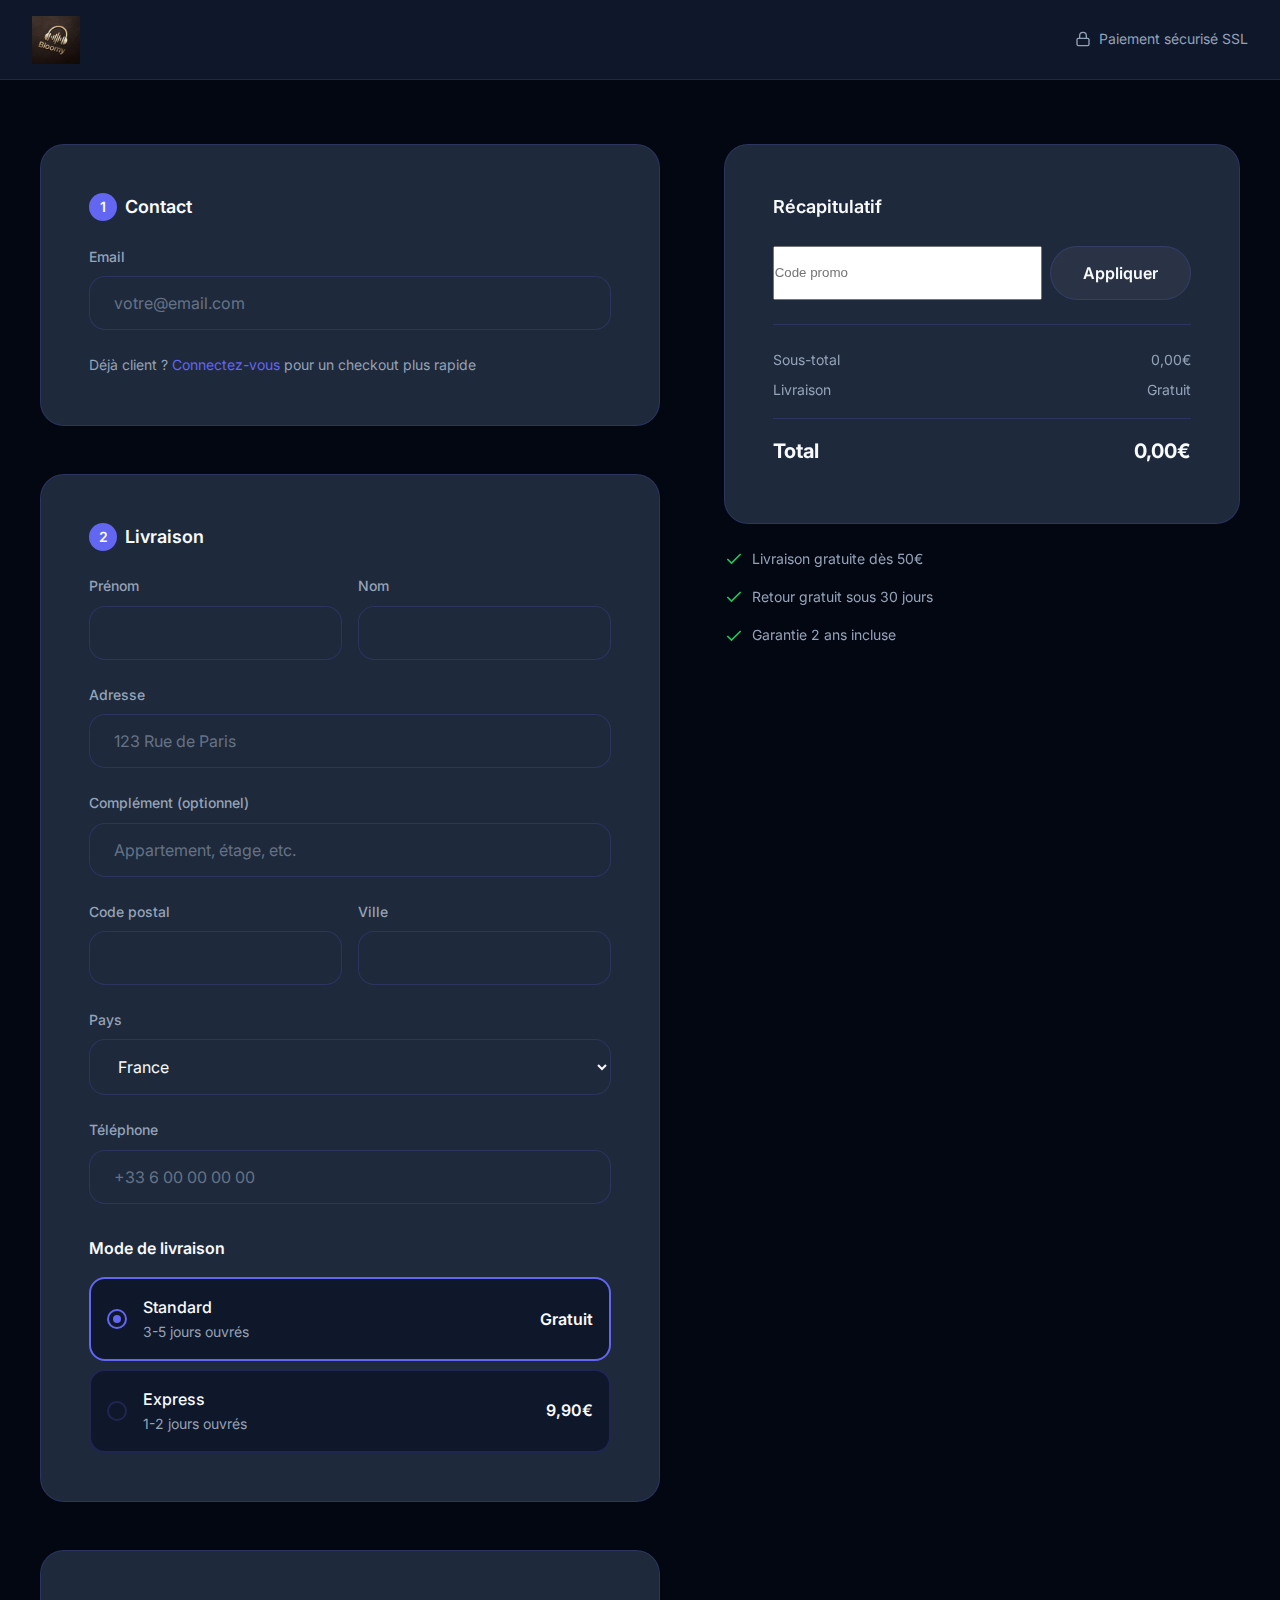
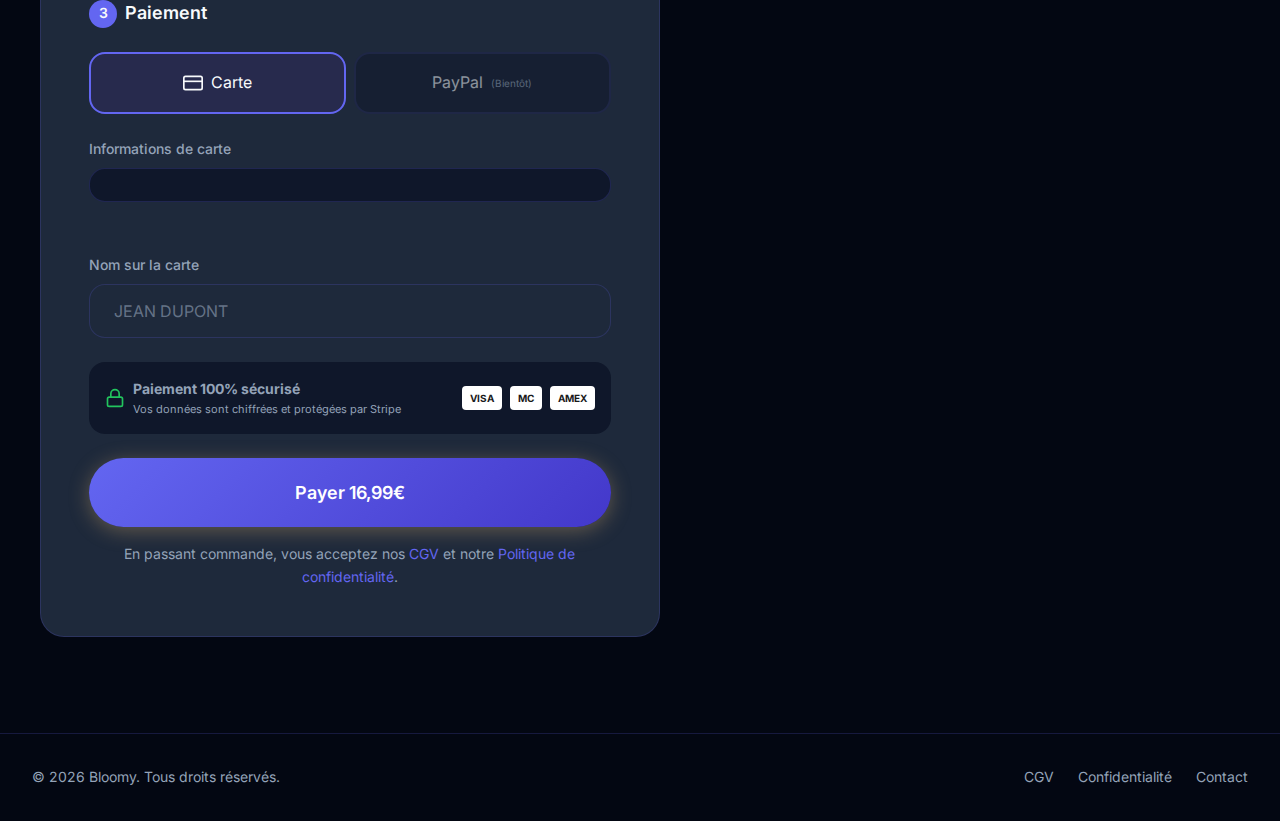
<file: checkout.html>
﻿<!DOCTYPE html>
<html lang="fr">

<head>
    <meta charset="UTF-8">
    <meta name="viewport" content="width=device-width, initial-scale=1.0">
    <meta name="description" content="Finalisez votre commande Bloomy.">
    <title>Commande | Bloomy</title>
    <link rel="preconnect" href="https://fonts.googleapis.com">
    <link rel="preconnect" href="https://fonts.gstatic.com" crossorigin>
    <link href="https://fonts.googleapis.com/css2?family=Inter:wght@300;400;500;600;700;800&display=swap"
        rel="stylesheet">
    <link rel="stylesheet" href="css/styles.css">
    <link rel="stylesheet" href="css/pages.css">
    <link rel="stylesheet" href="css/dashboard.css">
    <style>
        .checkout {
            display: grid;
            grid-template-columns: 1.2fr 1fr;
            gap: var(--spacing-3xl);
            max-width: 1200px;
            margin: 0 auto;
        }

        .checkout__main {
            display: flex;
            flex-direction: column;
            gap: var(--spacing-2xl);
        }

        .checkout__sidebar {
            position: sticky;
            top: calc(var(--header-height) + var(--spacing-xl));
            height: fit-content;
        }

        .checkout-section {
            background: var(--color-bg-card);
            border: 1px solid var(--color-border);
            border-radius: var(--radius-xl);
            padding: var(--spacing-2xl);
        }

        .checkout-section__title {
            font-size: var(--font-size-lg);
            font-weight: 600;
            margin-bottom: var(--spacing-lg);
            display: flex;
            align-items: center;
            gap: var(--spacing-sm);
        }

        .checkout-section__number {
            width: 28px;
            height: 28px;
            background: var(--color-accent);
            border-radius: var(--radius-full);
            display: flex;
            align-items: center;
            justify-content: center;
            font-size: var(--font-size-sm);
        }

        .order-summary__item {
            display: flex;
            gap: var(--spacing-md);
            padding: var(--spacing-md) 0;
            border-bottom: 1px solid var(--color-border);
        }

        .order-summary__item:last-child {
            border-bottom: none;
        }

        .order-summary__image {
            width: 70px;
            height: 70px;
            background: #1a1a1a;
            border-radius: var(--radius-md);
            flex-shrink: 0;
            overflow: hidden;
        }

        .order-summary__image img {
            width: 100%;
            height: 100%;
            object-fit: cover;
        }

        .order-summary__details {
            flex: 1;
        }

        .order-summary__name {
            font-weight: 500;
            margin-bottom: 4px;
        }

        .order-summary__variant {
            font-size: var(--font-size-sm);
            color: var(--color-text-secondary);
        }

        .order-summary__price {
            font-weight: 600;
            text-align: right;
        }

        .order-summary__totals {
            margin-top: var(--spacing-lg);
            padding-top: var(--spacing-lg);
            border-top: 1px solid var(--color-border);
        }

        .order-summary__row {
            display: flex;
            justify-content: space-between;
            margin-bottom: var(--spacing-sm);
            font-size: var(--font-size-sm);
            color: var(--color-text-secondary);
        }

        .order-summary__row--total {
            font-size: var(--font-size-xl);
            font-weight: 700;
            color: var(--color-text);
            margin-top: var(--spacing-md);
            padding-top: var(--spacing-md);
            border-top: 1px solid var(--color-border);
        }

        .promo-code {
            display: flex;
            gap: var(--spacing-sm);
            margin-top: var(--spacing-lg);
        }

        .promo-code input {
            flex: 1;
        }

        .promo-code button {
            flex-shrink: 0;
        }

        .shipping-options {
            display: flex;
            flex-direction: column;
            gap: var(--spacing-sm);
        }

        .shipping-option {
            display: flex;
            align-items: center;
            gap: var(--spacing-md);
            padding: var(--spacing-md);
            background: var(--color-bg-secondary);
            border: 2px solid var(--color-border);
            border-radius: var(--radius-lg);
            cursor: pointer;
            transition: all var(--transition-fast);
        }

        .shipping-option:hover,
        .shipping-option.selected {
            border-color: var(--color-accent);
        }

        .shipping-option input {
            display: none;
        }

        .shipping-option__radio {
            width: 20px;
            height: 20px;
            border: 2px solid var(--color-border);
            border-radius: 50%;
            position: relative;
            flex-shrink: 0;
        }

        .shipping-option.selected .shipping-option__radio {
            border-color: var(--color-accent);
        }

        .shipping-option.selected .shipping-option__radio::after {
            content: '';
            position: absolute;
            inset: 4px;
            background: var(--color-accent);
            border-radius: 50%;
        }

        .shipping-option__info {
            flex: 1;
        }

        .shipping-option__name {
            font-weight: 500;
        }

        .shipping-option__delay {
            font-size: var(--font-size-sm);
            color: var(--color-text-secondary);
        }

        .shipping-option__price {
            font-weight: 600;
        }

        /* Stripe Elements Styles */
        .stripe-element {
            background: var(--color-bg-secondary);
            border: 1px solid var(--color-border);
            border-radius: var(--radius-lg);
            padding: var(--spacing-md) var(--spacing-lg);
            transition: border-color var(--transition-fast), box-shadow var(--transition-fast);
        }

        .stripe-element:focus-within {
            border-color: var(--color-accent);
            box-shadow: 0 0 0 3px rgba(124, 58, 237, 0.2);
        }

        .stripe-element--invalid {
            border-color: #ef4444;
        }

        .card-errors {
            color: #ef4444;
            font-size: var(--font-size-sm);
            margin-top: var(--spacing-sm);
            min-height: 20px;
        }

        .payment-methods {
            display: flex;
            flex-direction: column;
            gap: var(--spacing-md);
        }

        .payment-method-tabs {
            display: flex;
            gap: var(--spacing-sm);
            margin-bottom: var(--spacing-lg);
        }

        .payment-method-tab {
            flex: 1;
            padding: var(--spacing-md);
            background: var(--color-bg-secondary);
            border: 2px solid var(--color-border);
            border-radius: var(--radius-lg);
            text-align: center;
            cursor: pointer;
            transition: all var(--transition-fast);
            display: flex;
            align-items: center;
            justify-content: center;
            gap: var(--spacing-sm);
        }

        .payment-method-tab:hover,
        .payment-method-tab.active {
            border-color: var(--color-accent);
        }

        .payment-method-tab.active {
            background: rgba(124, 58, 237, 0.1);
        }

        .payment-method-content {
            display: none;
        }

        .payment-method-content.active {
            display: block;
        }

        .secure-badge {
            display: flex;
            align-items: center;
            gap: var(--spacing-sm);
            font-size: var(--font-size-sm);
            color: var(--color-text-secondary);
            margin-top: var(--spacing-lg);
            padding: var(--spacing-md);
            background: var(--color-bg-secondary);
            border-radius: var(--radius-lg);
        }

        .secure-badge svg {
            color: var(--color-success);
            flex-shrink: 0;
        }

        .secure-badge__logos {
            display: flex;
            gap: var(--spacing-sm);
            margin-left: auto;
        }

        .secure-badge__logo {
            padding: 4px 8px;
            background: white;
            border-radius: 4px;
            font-size: 10px;
            font-weight: 700;
            color: #1a1a1a;
        }

        .checkout__submit {
            margin-top: var(--spacing-lg);
        }

        .checkout__submit button {
            width: 100%;
            position: relative;
        }

        .checkout__terms {
            font-size: var(--font-size-sm);
            color: var(--color-text-secondary);
            margin-top: var(--spacing-md);
            text-align: center;
        }

        .checkout__terms a {
            color: var(--color-accent);
        }

        .processing-overlay {
            position: fixed;
            inset: 0;
            background: rgba(0, 0, 0, 0.9);
            display: none;
            align-items: center;
            justify-content: center;
            z-index: 9999;
            flex-direction: column;
            gap: var(--spacing-xl);
        }

        .processing-overlay.active {
            display: flex;
        }

        .processing-spinner {
            width: 60px;
            height: 60px;
            border: 4px solid var(--color-border);
            border-top-color: var(--color-accent);
            border-radius: 50%;
            animation: spin 1s linear infinite;
        }

        @keyframes spin {
            to {
                transform: rotate(360deg);
            }
        }

        .processing-text {
            font-size: var(--font-size-lg);
            color: var(--color-text);
        }

        @media (max-width: 900px) {
            .checkout {
                grid-template-columns: 1fr;
            }

            .checkout__sidebar {
                order: -1;
                position: static;
            }
        }
    </style>
</head>

<body>
    <header class="header header--solid" id="header">
        <div class="header__container">
            <a href="index.html" class="header__logo">
                <img src="images/logo.png" alt="Bloomy" class="header__logo-img" style="height: 48px; width: auto;">
            </a>
            <div
                style="display: flex; align-items: center; gap: var(--spacing-sm); color: var(--color-text-secondary); font-size: var(--font-size-sm);">
                <svg width="16" height="16" viewBox="0 0 24 24" fill="none" stroke="currentColor" stroke-width="2">
                    <rect x="3" y="11" width="18" height="11" rx="2" ry="2" />
                    <path d="M7 11V7a5 5 0 0 1 10 0v4" />
                </svg>
                Paiement sécurisé SSL
            </div>
        </div>
    </header>

    <!-- Processing Overlay -->
    <div class="processing-overlay" id="processing-overlay">
        <div class="processing-spinner"></div>
        <div class="processing-text">Traitement du paiement en cours...</div>
        <div style="color: var(--color-text-secondary); font-size: var(--font-size-sm);">Ne fermez pas cette page</div>
    </div>

    <main class="page" style="align-items: flex-start;">
        <div class="checkout">
            <div class="checkout__main">
                <!-- Error Alert -->
                <div class="alert alert--error" id="checkout-error" style="display: none;">
                    <svg width="20" height="20" viewBox="0 0 24 24" fill="none" stroke="currentColor" stroke-width="2">
                        <circle cx="12" cy="12" r="10" />
                        <line x1="15" y1="9" x2="9" y2="15" />
                        <line x1="9" y1="9" x2="15" y2="15" />
                    </svg>
                    <span id="checkout-error-message"></span>
                </div>

                <!-- Contact -->
                <div class="checkout-section">
                    <h2 class="checkout-section__title">
                        <span class="checkout-section__number">1</span>
                        Contact
                    </h2>
                    <div class="form-group">
                        <label for="email">Email</label>
                        <input type="email" id="email" placeholder="votre@email.com" required>
                    </div>
                    <p style="font-size: var(--font-size-sm); color: var(--color-text-secondary);" id="login-prompt">
                        Déjà client ? <a href="account.html" style="color: var(--color-accent);">Connectez-vous</a>
                        pour
                        un checkout plus rapide
                    </p>
                </div>

                <!-- Livraison -->
                <div class="checkout-section">
                    <h2 class="checkout-section__title">
                        <span class="checkout-section__number">2</span>
                        Livraison
                    </h2>
                    <div class="form-row">
                        <div class="form-group">
                            <label for="firstname">Prénom</label>
                            <input type="text" id="firstname" required>
                        </div>
                        <div class="form-group">
                            <label for="lastname">Nom</label>
                            <input type="text" id="lastname" required>
                        </div>
                    </div>
                    <div class="form-group">
                        <label for="address">Adresse</label>
                        <input type="text" id="address" placeholder="123 Rue de Paris" required>
                    </div>
                    <div class="form-group">
                        <label for="address2">Complément (optionnel)</label>
                        <input type="text" id="address2" placeholder="Appartement, étage, etc.">
                    </div>
                    <div class="form-row">
                        <div class="form-group" style="flex: 0.4;">
                            <label for="postal">Code postal</label>
                            <input type="text" id="postal" required>
                        </div>
                        <div class="form-group" style="flex: 0.6;">
                            <label for="city">Ville</label>
                            <input type="text" id="city" required>
                        </div>
                    </div>
                    <div class="form-group">
                        <label for="country">Pays</label>
                        <select id="country" required>
                            <option value="FR">France</option>
                            <option value="BE">Belgique</option>
                            <option value="CH">Suisse</option>
                            <option value="DE">Allemagne</option>
                            <option value="US">États-Unis</option>
                            <option value="UK">Royaume-Uni</option>
                        </select>
                    </div>
                    <div class="form-group">
                        <label for="phone">Téléphone</label>
                        <input type="tel" id="phone" placeholder="+33 6 00 00 00 00">
                    </div>

                    <h3
                        style="font-size: var(--font-size-base); font-weight: 600; margin: var(--spacing-xl) 0 var(--spacing-md);">
                        Mode de livraison</h3>
                    <div class="shipping-options">
                        <label class="shipping-option selected" data-price="0">
                            <input type="radio" name="shipping" value="standard" checked>
                            <div class="shipping-option__radio"></div>
                            <div class="shipping-option__info">
                                <div class="shipping-option__name">Standard</div>
                                <div class="shipping-option__delay">3-5 jours ouvrés</div>
                            </div>
                            <div class="shipping-option__price">Gratuit</div>
                        </label>
                        <label class="shipping-option" data-price="990">
                            <input type="radio" name="shipping" value="express">
                            <div class="shipping-option__radio"></div>
                            <div class="shipping-option__info">
                                <div class="shipping-option__name">Express</div>
                                <div class="shipping-option__delay">1-2 jours ouvrés</div>
                            </div>
                            <div class="shipping-option__price">9,90€</div>
                        </label>
                    </div>
                </div>

                <!-- Paiement -->
                <div class="checkout-section">
                    <h2 class="checkout-section__title">
                        <span class="checkout-section__number">3</span>
                        Paiement
                    </h2>

                    <!-- Payment Method Tabs -->
                    <div class="payment-method-tabs">
                        <div class="payment-method-tab active" data-method="card">
                            <svg width="20" height="20" viewBox="0 0 24 24" fill="none" stroke="currentColor"
                                stroke-width="2">
                                <rect x="1" y="4" width="22" height="16" rx="2" ry="2" />
                                <line x1="1" y1="10" x2="23" y2="10" />
                            </svg>
                            Carte
                        </div>
                        <div class="payment-method-tab" data-method="paypal" style="opacity: 0.5; cursor: not-allowed;">
                            PayPal
                            <span style="font-size: 10px; color: var(--color-text-secondary);">(Bientôt)</span>
                        </div>
                    </div>

                    <!-- Card Payment Form -->
                    <div class="payment-method-content active" id="payment-card">
                        <div class="form-group">
                            <label>Informations de carte</label>
                            <div class="stripe-element" id="card-element">
                                <!-- Stripe Card Element will be mounted here -->
                            </div>
                            <div class="card-errors" id="card-errors"></div>
                        </div>

                        <div class="form-group">
                            <label for="card-name">Nom sur la carte</label>
                            <input type="text" id="card-name" placeholder="JEAN DUPONT" required
                                style="text-transform: uppercase;">
                        </div>
                    </div>

                    <!-- Stripe Security Badge -->
                    <div class="secure-badge">
                        <svg width="20" height="20" viewBox="0 0 24 24" fill="none" stroke="currentColor"
                            stroke-width="2">
                            <rect x="3" y="11" width="18" height="11" rx="2" ry="2" />
                            <path d="M7 11V7a5 5 0 0 1 10 0v4" />
                        </svg>
                        <div>
                            <strong>Paiement 100% sécurisé</strong>
                            <div style="font-size: 11px;">Vos données sont chiffrées et protégées par Stripe</div>
                        </div>
                        <div class="secure-badge__logos">
                            <span class="secure-badge__logo">VISA</span>
                            <span class="secure-badge__logo">MC</span>
                            <span class="secure-badge__logo">AMEX</span>
                        </div>
                    </div>

                    <div class="checkout__submit">
                        <button class="btn btn--primary btn--xlarge" id="submit-order" type="button">
                            <span class="btn-text">Payer <span id="btn-total">16,99€</span></span>
                            <span class="btn-loader"></span>
                        </button>
                    </div>
                    <p class="checkout__terms">
                        En passant commande, vous acceptez nos <a href="cgv.html">CGV</a> et notre <a
                            href="privacy.html">Politique de confidentialité</a>.
                    </p>
                </div>
            </div>

            <!-- Sidebar - Récapitulatif -->
            <div class="checkout__sidebar">
                <div class="checkout-section">
                    <h2 class="checkout-section__title">Récapitulatif</h2>
                    <div class="order-summary__items" id="order-items">
                        <!-- Items loaded dynamically -->
                    </div>

                    <div class="promo-code">
                        <input type="text" id="promo-input" placeholder="Code promo">
                        <button class="btn btn--ghost" id="apply-promo">Appliquer</button>
                    </div>

                    <div class="order-summary__totals">
                        <div class="order-summary__row">
                            <span>Sous-total</span>
                            <span id="subtotal">0,00€</span>
                        </div>
                        <div class="order-summary__row" id="discount-row" style="display: none;">
                            <span>Réduction</span>
                            <span id="discount" style="color: #22c55e;">-0,00€</span>
                        </div>
                        <div class="order-summary__row">
                            <span>Livraison</span>
                            <span id="shipping-cost">Gratuit</span>
                        </div>
                        <div class="order-summary__row order-summary__row--total">
                            <span>Total</span>
                            <span id="total">0,00€</span>
                        </div>
                    </div>
                </div>

                <!-- Trust Badges -->
                <div
                    style="display: flex; flex-direction: column; gap: var(--spacing-md); margin-top: var(--spacing-lg);">
                    <div
                        style="display: flex; align-items: center; gap: var(--spacing-sm); font-size: var(--font-size-sm); color: var(--color-text-secondary);">
                        <svg width="20" height="20" viewBox="0 0 24 24" fill="none" stroke="#22c55e" stroke-width="2">
                            <polyline points="20 6 9 17 4 12" />
                        </svg>
                        Livraison gratuite dès 50€
                    </div>
                    <div
                        style="display: flex; align-items: center; gap: var(--spacing-sm); font-size: var(--font-size-sm); color: var(--color-text-secondary);">
                        <svg width="20" height="20" viewBox="0 0 24 24" fill="none" stroke="#22c55e" stroke-width="2">
                            <polyline points="20 6 9 17 4 12" />
                        </svg>
                        Retour gratuit sous 30 jours
                    </div>
                    <div
                        style="display: flex; align-items: center; gap: var(--spacing-sm); font-size: var(--font-size-sm); color: var(--color-text-secondary);">
                        <svg width="20" height="20" viewBox="0 0 24 24" fill="none" stroke="#22c55e" stroke-width="2">
                            <polyline points="20 6 9 17 4 12" />
                        </svg>
                        Garantie 2 ans incluse
                    </div>
                </div>
            </div>
        </div>
    </main>

    <footer class="footer footer--simple">
        <div class="footer__container">
            <p class="footer__copyright">© 2026 Bloomy. Tous droits réservés.</p>
            <div class="footer__links-inline">
                <a href="cgv.html">CGV</a>
                <a href="privacy.html">Confidentialité</a>
                <a href="contact.html">Contact</a>
            </div>
        </div>
    </footer>

    <!-- Stripe.js -->
    <script src="https://js.stripe.com/v3/"></script>
    <script src="js/auth.js"></script>
    <script src="js/stripe.js"></script>
    <script>
        // =====================================================
        // Initialize
        // =====================================================
        const PRODUCT_PRICE = 1699; // 16.99€ in cents
        let shippingCost = 0;
        let discountAmount = 0;
        let cart = JSON.parse(localStorage.getItem('bloomy_cart')) || [];

        // If cart is empty, add default item
        if (cart.length === 0) {
            cart = [{
                id: 'bloomy-smart-case',
                name: 'Bloomy Smart Case',
                price: 16.99,
                color: 'white',
                quantity: 1
            }];
        } else {
            // Fix existing cart prices (migration legacy 149 -> 16.99)
            cart = cart.map(item => {
                if (item.id === 'bloomy-smart-case' && (item.price === 149 || item.price === 14900)) {
                    item.price = 16.99;
                }
                // Si le prix est en centimes (1699), on le remet en euros float (16.99) pour uniformiser le calcul *100 plus loin
                if (item.price === 1699) {
                    item.price = 16.99;
                }
                return item;
            });
            // Save corrected cart back to storage
            localStorage.setItem('bloomy_cart', JSON.stringify(cart));
        }

        // DOM Elements
        const orderItems = document.getElementById('order-items');
        const subtotalEl = document.getElementById('subtotal');
        const shippingCostEl = document.getElementById('shipping-cost');
        const discountRowEl = document.getElementById('discount-row');
        const discountEl = document.getElementById('discount');
        const totalEl = document.getElementById('total');
        const btnTotal = document.getElementById('btn-total');
        const submitBtn = document.getElementById('submit-order');
        const processingOverlay = document.getElementById('processing-overlay');
        const checkoutError = document.getElementById('checkout-error');
        const errorMessage = document.getElementById('checkout-error-message');

        // Color names
        const colorNames = {
            black: 'Noir',
            white: 'Blanc'
        };

        // Initialize shipping from DOM state (browser cache restoration)
        const checkedShipping = document.querySelector('input[name="shipping"]:checked');
        if (checkedShipping) {
            const option = checkedShipping.closest('.shipping-option');
            if (option) {
                shippingCost = parseInt(option.dataset.price) || 0;
                // Ensure visual state matches
                document.querySelectorAll('.shipping-option').forEach(o => o.classList.remove('selected'));
                option.classList.add('selected');
            }
        }

        // =====================================================
        // Check if user is logged in
        // =====================================================
        if (BloomyAuth.isLoggedIn()) {
            const user = BloomyAuth.getCurrentUser();
            document.getElementById('email').value = user.email;
            document.getElementById('firstname').value = user.firstName;
            document.getElementById('lastname').value = user.lastName;
            document.getElementById('login-prompt').style.display = 'none';

            // Fill address if available
            if (user.addresses && user.addresses.length > 0) {
                const defaultAddr = user.addresses.find(a => a.isDefault) || user.addresses[0];
                document.getElementById('address').value = defaultAddr.street || '';
                document.getElementById('address2').value = defaultAddr.street2 || '';
                document.getElementById('postal').value = defaultAddr.postal || '';
                document.getElementById('city').value = defaultAddr.city || '';
                document.getElementById('country').value = defaultAddr.country || 'FR';
                document.getElementById('phone').value = defaultAddr.phone || '';
            }
        }

        // =====================================================
        // Render Order Summary
        // =====================================================
        function renderOrderSummary() {
            orderItems.innerHTML = cart.map(item => {
                const imageSrc = item.image || (item.color === 'black' ? 'images/hero-product-black.png' : 'images/hero-product.png');
                return `
                <div class="order-summary__item">
                    <div class="order-summary__image">
                        <img src="${imageSrc}" alt="${item.name}">
                    </div>
                    <div class="order-summary__details">
                        <div class="order-summary__name">${item.name}</div>
                        <div class="order-summary__variant">${colorNames[item.color] || item.color} • Qté: ${item.quantity}</div>
                    </div>
                    <div class="order-summary__price">${item.price}€</div>
                </div>
            `}).join('');

            updateTotals();
        }

        function updateTotals() {
            const subtotal = cart.reduce((sum, item) => sum + (item.price * item.quantity * 100), 0);
            const total = subtotal + shippingCost - discountAmount;

            subtotalEl.textContent = formatPrice(subtotal);
            shippingCostEl.textContent = shippingCost === 0 ? 'Gratuit' : formatPrice(shippingCost);

            if (discountAmount > 0) {
                discountRowEl.style.display = 'flex';
                discountEl.textContent = '-' + formatPrice(discountAmount);
            } else {
                discountRowEl.style.display = 'none';
            }

            totalEl.textContent = formatPrice(total);
            btnTotal.textContent = formatPrice(total);
        }

        function formatPrice(cents) {
            return (cents / 100).toFixed(2).replace('.', ',') + '€';
        }

        // =====================================================
        // Shipping Selection
        // =====================================================
        document.querySelectorAll('.shipping-option').forEach(option => {
            option.addEventListener('click', () => {
                document.querySelectorAll('.shipping-option').forEach(o => o.classList.remove('selected'));
                option.classList.add('selected');
                option.querySelector('input').checked = true;
                shippingCost = parseInt(option.dataset.price) || 0;
                updateTotals();
            });
        });

        // =====================================================
        // Promo Codes
        // =====================================================
        const promoCodes = {
            'WELCOME10': 0.10, // 10% off
            'BLOOMY20': 0.20  // 20% off
        };

        document.getElementById('apply-promo').addEventListener('click', () => {
            const code = document.getElementById('promo-input').value.toUpperCase().trim();

            if (promoCodes[code]) {
                const subtotal = cart.reduce((sum, item) => sum + (item.price * item.quantity * 100), 0);
                discountAmount = Math.round(subtotal * promoCodes[code]);
                document.getElementById('promo-input').disabled = true;
                document.getElementById('apply-promo').textContent = 'âœ“ Appliqué';
                document.getElementById('apply-promo').disabled = true;
                updateTotals();
            } else if (code) {
                showError('Code promo invalide.');
            }
        });

        // =====================================================
        // Initialize Stripe
        // =====================================================
        let stripe, cardElement;

        async function initStripe() {
            // Wait for Stripe to load
            await BloomyPayment.init();

            stripe = BloomyPayment.stripe;
            cardElement = BloomyPayment.createCardElement('card-element');

            // Handle card errors
            if (cardElement) {
                cardElement.on('change', (event) => {
                    const displayError = document.getElementById('card-errors');
                    if (event.error) {
                        displayError.textContent = event.error.message;
                    } else {
                        displayError.textContent = '';
                    }
                });
            }
        }

        initStripe();

        // =====================================================
        // Form Validation
        // =====================================================
        function validateForm() {
            const requiredFields = ['email', 'firstname', 'lastname', 'address', 'postal', 'city', 'card-name'];

            for (const fieldId of requiredFields) {
                const field = document.getElementById(fieldId);
                if (!field.value.trim()) {
                    field.focus();
                    showError(`Veuillez remplir le champ "${field.previousElementSibling.textContent}".`);
                    return false;
                }
            }

            // Validate email
            const email = document.getElementById('email').value;
            if (!/^[^\s@]+@[^\s@]+\.[^\s@]+$/.test(email)) {
                showError('Veuillez entrer une adresse email valide.');
                return false;
            }

            return true;
        }

        function showError(message) {
            errorMessage.textContent = message;
            checkoutError.style.display = 'flex';
            window.scrollTo({ top: 0, behavior: 'smooth' });
        }

        function hideError() {
            checkoutError.style.display = 'none';
        }

        // =====================================================
        // Submit Order
        // =====================================================
        submitBtn.addEventListener('click', async () => {
            hideError();

            // Validate form
            if (!validateForm()) {
                return;
            }

            // Disable button and show loading
            submitBtn.classList.add('loading');
            submitBtn.disabled = true;

            // Calculate total
            const subtotal = cart.reduce((sum, item) => sum + (item.price * item.quantity * 100), 0);
            const total = subtotal + shippingCost - discountAmount;

            // Create payment intent
            await BloomyPayment.createPaymentIntent(total, 'eur', {
                email: document.getElementById('email').value
            });

            // Show processing overlay
            processingOverlay.classList.add('active');

            // Process payment with Stripe
            const billingDetails = {
                name: document.getElementById('card-name').value,
                email: document.getElementById('email').value,
                address: {
                    line1: document.getElementById('address').value,
                    line2: document.getElementById('address2').value,
                    city: document.getElementById('city').value,
                    postal_code: document.getElementById('postal').value,
                    country: document.getElementById('country').value
                }
            };

            const result = await BloomyPayment.processPayment(billingDetails);

            if (result.success) {
                // Create order in database
                const orderData = {
                    email: document.getElementById('email').value,
                    items: cart,
                    shipping: {
                        firstName: document.getElementById('firstname').value,
                        lastName: document.getElementById('lastname').value,
                        address: document.getElementById('address').value,
                        address2: document.getElementById('address2').value,
                        city: document.getElementById('city').value,
                        postal: document.getElementById('postal').value,
                        country: document.getElementById('country').value,
                        phone: document.getElementById('phone').value,
                        method: document.querySelector('input[name="shipping"]:checked').value
                    },
                    billing: billingDetails,
                    total: total / 100,
                    paymentIntent: result.paymentIntent.id
                };

                const orderResult = BloomyAuth.createOrder(orderData);

                if (orderResult.success) {
                    // Clear cart
                    localStorage.removeItem('bloomy_cart');

                    // Redirect to confirmation page
                    window.location.href = `confirmation.html?order=${orderResult.order.id}`;
                }
            } else {
                processingOverlay.classList.remove('active');
                submitBtn.classList.remove('loading');
                submitBtn.disabled = false;
                showError(result.error);
            }
        });

        // =====================================================
        // Initialize Page
        // =====================================================
        renderOrderSummary();
    </script>
</body>

</html>
</file>
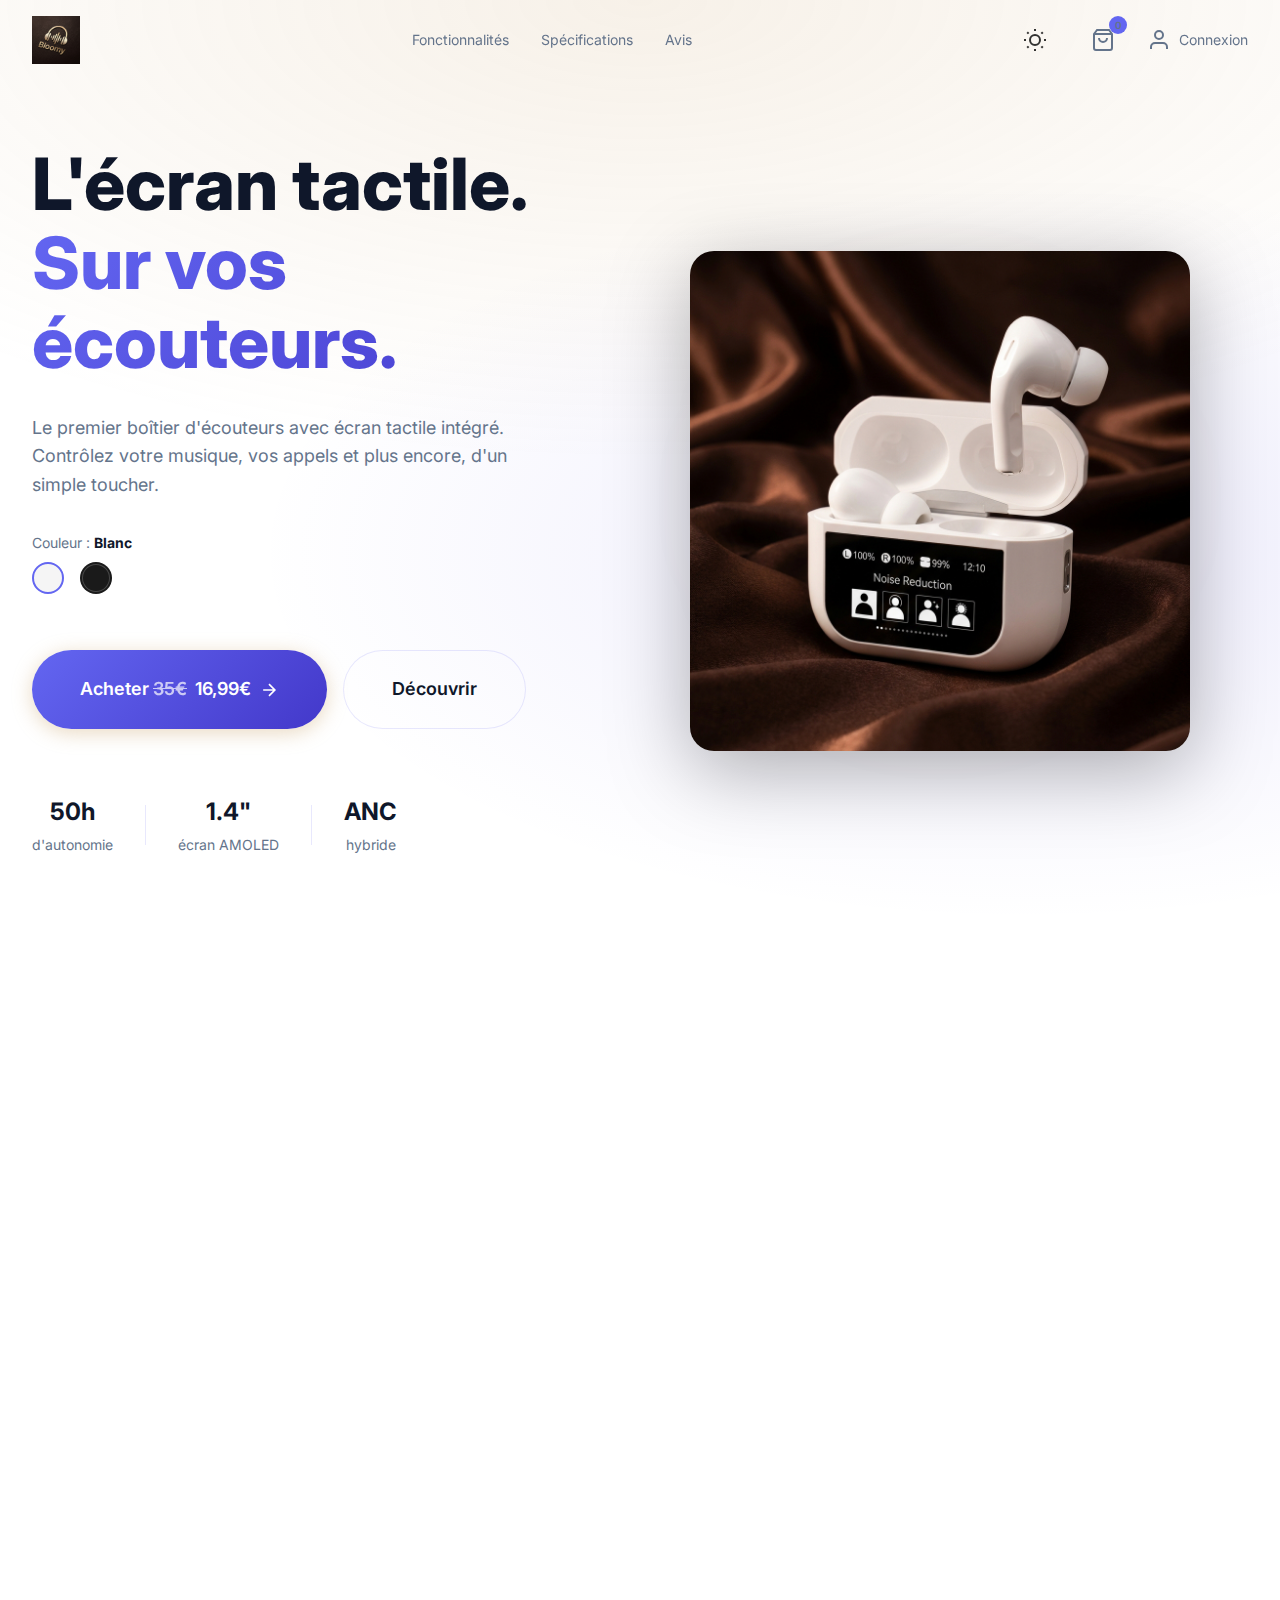
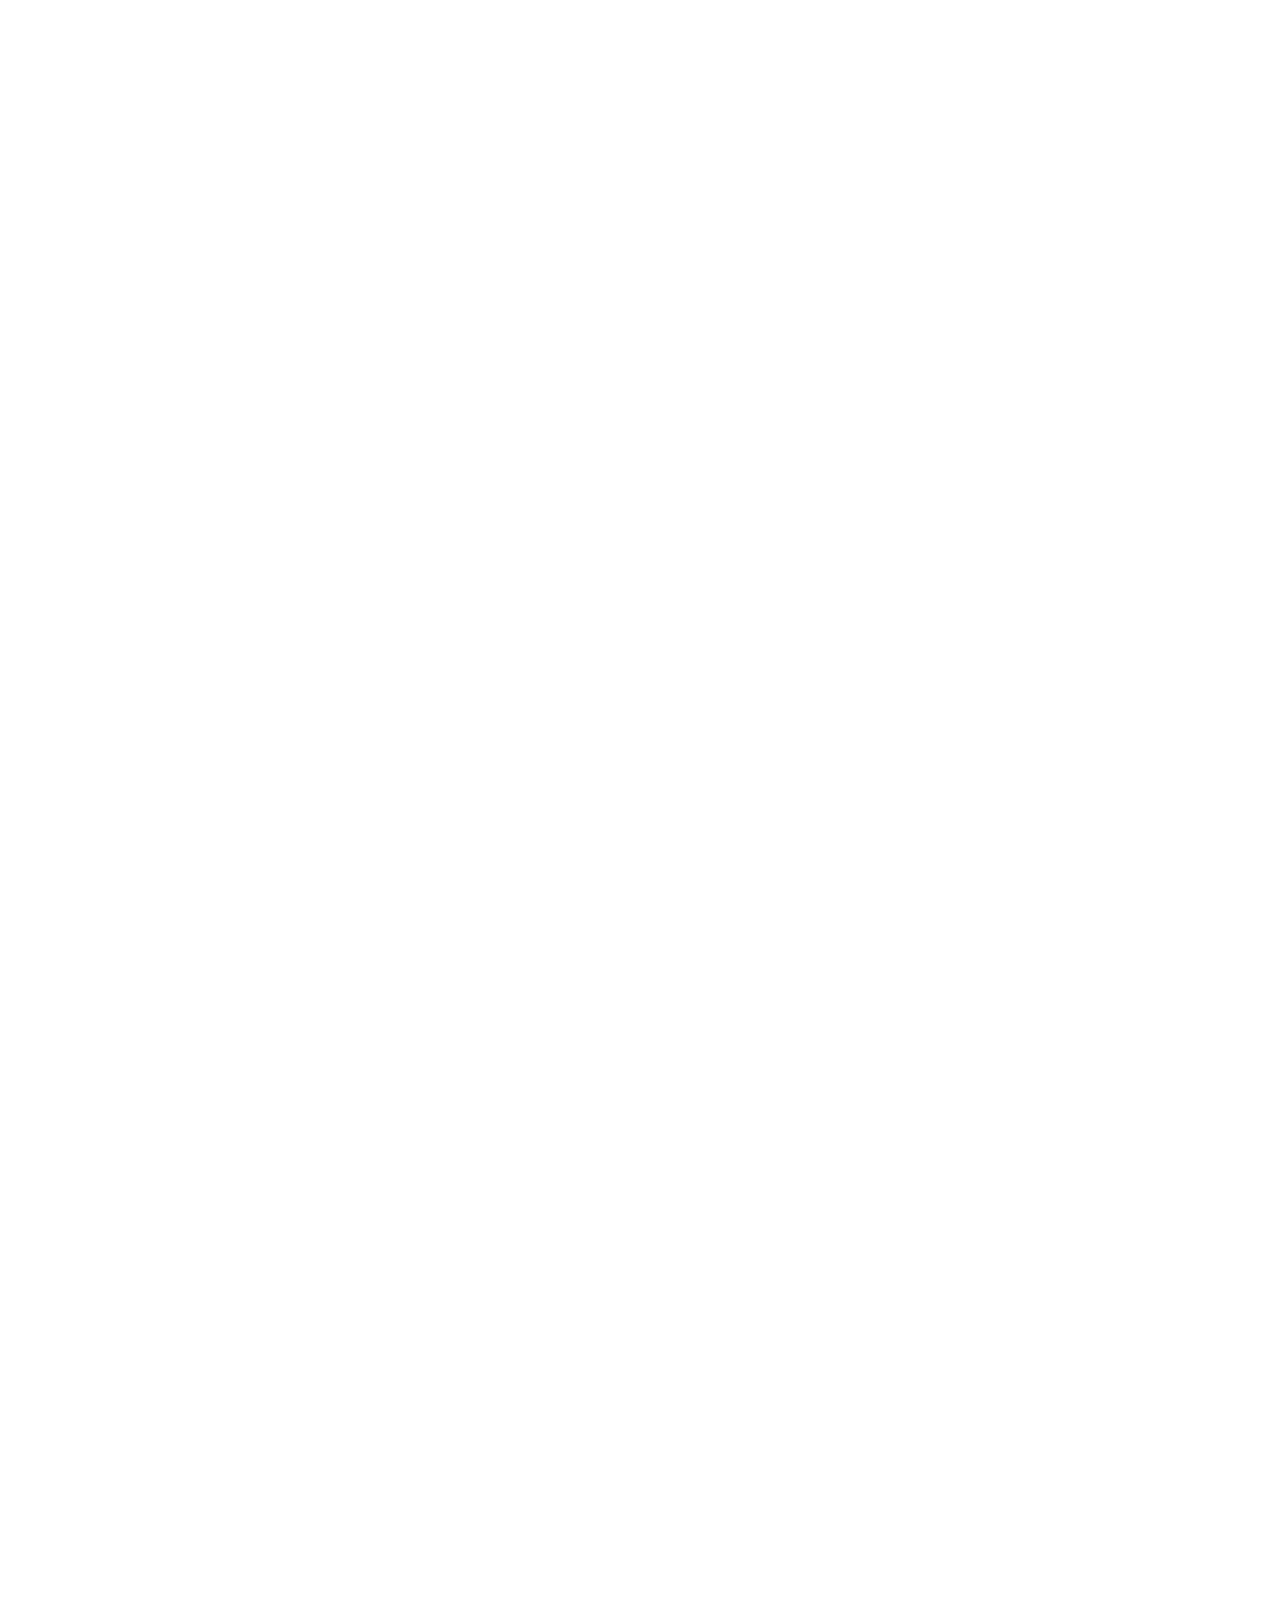
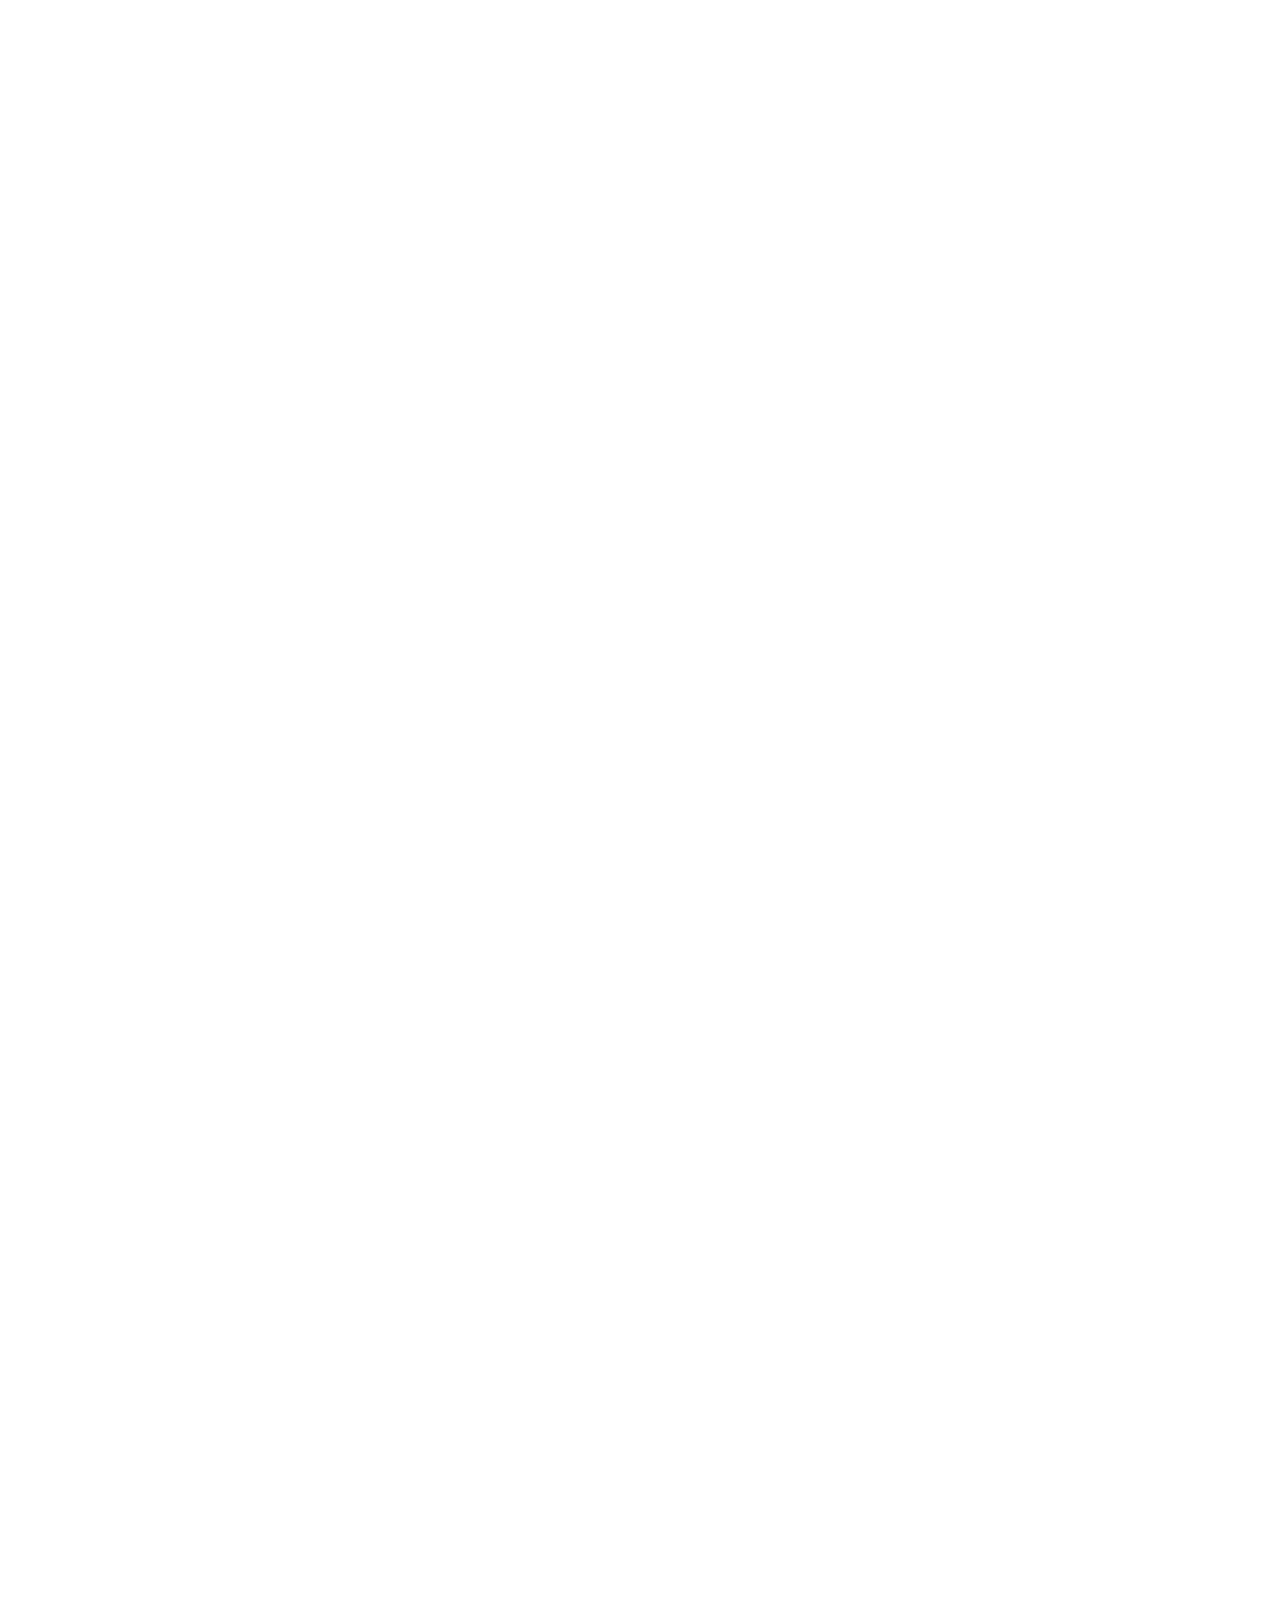
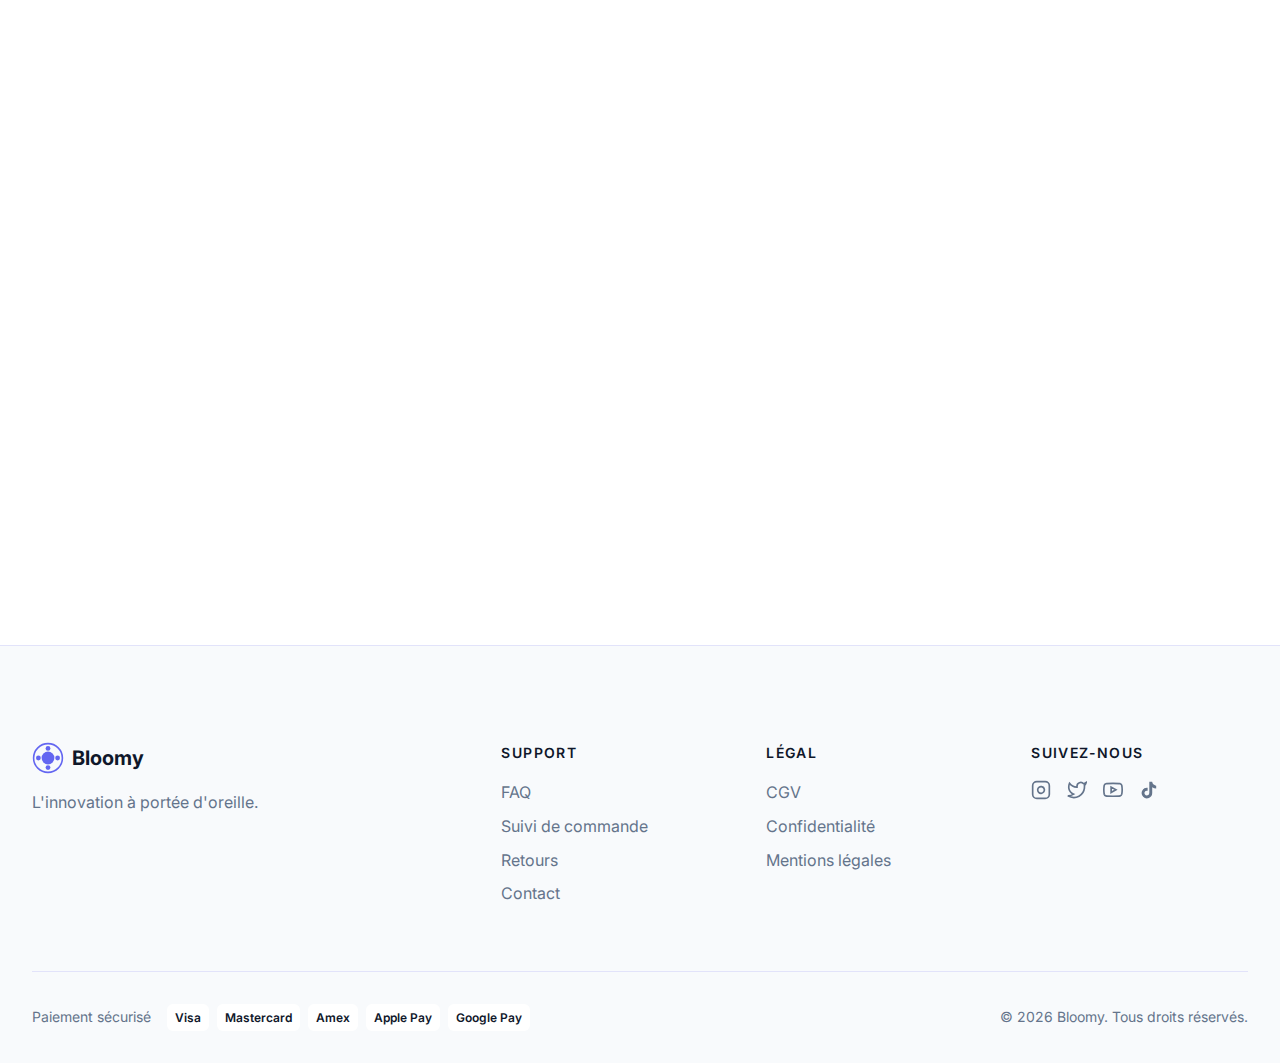
<file: confirmation.html>
﻿<!DOCTYPE html>
<html lang="fr">

<head>
    <meta charset="UTF-8">
    <meta name="viewport" content="width=device-width, initial-scale=1.0">
    <meta name="description" content="Confirmation de votre commande Bloomy.">
    <title>Commande Confirmée | Bloomy</title>
    <link rel="preconnect" href="https://fonts.googleapis.com">
    <link rel="preconnect" href="https://fonts.gstatic.com" crossorigin>
    <link href="https://fonts.googleapis.com/css2?family=Inter:wght@300;400;500;600;700;800&display=swap"
        rel="stylesheet">
    <link rel="stylesheet" href="css/styles.css">
    <link rel="stylesheet" href="css/pages.css">
    <style>
        .confirmation {
            text-align: center;
            max-width: 600px;
            margin: 0 auto;
        }

        .confirmation__icon {
            width: 100px;
            height: 100px;
            background: linear-gradient(135deg, rgba(34, 197, 94, 0.2), rgba(34, 197, 94, 0.1));
            border-radius: 50%;
            display: flex;
            align-items: center;
            justify-content: center;
            margin: 0 auto var(--spacing-xl);
            animation: scaleIn 0.5s ease-out;
        }

        .confirmation__icon svg {
            width: 48px;
            height: 48px;
            color: #22c55e;
            animation: checkmark 0.3s ease-out 0.3s both;
        }

        @keyframes scaleIn {
            from {
                transform: scale(0);
                opacity: 0;
            }

            to {
                transform: scale(1);
                opacity: 1;
            }
        }

        @keyframes checkmark {
            from {
                stroke-dashoffset: 50;
            }

            to {
                stroke-dashoffset: 0;
            }
        }

        .confirmation__title {
            font-size: var(--font-size-3xl);
            font-weight: 700;
            margin-bottom: var(--spacing-md);
        }

        .confirmation__subtitle {
            color: var(--color-text-secondary);
            margin-bottom: var(--spacing-2xl);
        }

        .confirmation__card {
            background: var(--color-bg-card);
            border: 1px solid var(--color-border);
            border-radius: var(--radius-xl);
            padding: var(--spacing-xl);
            text-align: left;
            margin-bottom: var(--spacing-xl);
        }

        .confirmation__card-header {
            display: flex;
            justify-content: space-between;
            align-items: center;
            margin-bottom: var(--spacing-lg);
            padding-bottom: var(--spacing-lg);
            border-bottom: 1px solid var(--color-border);
        }

        .confirmation__order-number {
            font-size: var(--font-size-xl);
            font-weight: 700;
        }

        .confirmation__status {
            padding: var(--spacing-xs) var(--spacing-md);
            background: rgba(34, 197, 94, 0.15);
            color: #22c55e;
            border-radius: var(--radius-full);
            font-size: var(--font-size-sm);
            font-weight: 500;
        }

        .confirmation__details {
            display: grid;
            grid-template-columns: 1fr 1fr;
            gap: var(--spacing-xl);
        }

        .confirmation__detail-group h4 {
            font-size: var(--font-size-sm);
            color: var(--color-text-secondary);
            margin-bottom: var(--spacing-sm);
            text-transform: uppercase;
            letter-spacing: 0.05em;
        }

        .confirmation__detail-group p {
            margin: 4px 0;
        }

        .confirmation__items {
            margin-top: var(--spacing-lg);
            padding-top: var(--spacing-lg);
            border-top: 1px solid var(--color-border);
        }

        .confirmation__item {
            display: flex;
            align-items: center;
            gap: var(--spacing-md);
            padding: var(--spacing-md) 0;
        }

        .confirmation__item-image {
            width: 60px;
            height: 60px;
            background: #1a1a1a;
            border-radius: var(--radius-md);
        }

        .confirmation__item-name {
            font-weight: 500;
        }

        .confirmation__item-variant {
            font-size: var(--font-size-sm);
            color: var(--color-text-secondary);
        }

        .confirmation__item-price {
            margin-left: auto;
            font-weight: 600;
        }

        .confirmation__total {
            display: flex;
            justify-content: space-between;
            margin-top: var(--spacing-lg);
            padding-top: var(--spacing-lg);
            border-top: 1px solid var(--color-border);
            font-size: var(--font-size-lg);
            font-weight: 700;
        }

        .confirmation__actions {
            display: flex;
            gap: var(--spacing-md);
            justify-content: center;
        }

        .confirmation__actions .btn {
            flex: 1;
            max-width: 200px;
        }

        .confirmation__email-note {
            margin-top: var(--spacing-xl);
            padding: var(--spacing-lg);
            background: rgba(124, 58, 237, 0.1);
            border-radius: var(--radius-lg);
            font-size: var(--font-size-sm);
            color: var(--color-text-secondary);
        }

        .confirmation__email-note svg {
            display: inline-block;
            vertical-align: middle;
            margin-right: var(--spacing-sm);
            color: var(--color-accent);
        }

        @media (max-width: 600px) {
            .confirmation__details {
                grid-template-columns: 1fr;
            }

            .confirmation__actions {
                flex-direction: column;
            }

            .confirmation__actions .btn {
                max-width: 100%;
            }
        }
    </style>
</head>

<body>
    <header class="header header--solid" id="header">
        <div class="header__container">
            <a href="index.html" class="header__logo">
                <img src="images/logo.png" alt="Bloomy" class="header__logo-img" style="height: 48px; width: auto;">
            </a>
        </div>
    </header>

    <main class="page">
        <div class="confirmation">
            <div class="confirmation__icon">
                <svg viewBox="0 0 24 24" fill="none" stroke="currentColor" stroke-width="2" stroke-linecap="round"
                    stroke-linejoin="round">
                    <polyline points="20 6 9 17 4 12" />
                </svg>
            </div>

            <h1 class="confirmation__title">Merci pour votre commande !</h1>
            <p class="confirmation__subtitle">Votre paiement a été accepté et votre commande est en cours de
                traitement.
            </p>

            <div class="confirmation__card">
                <div class="confirmation__card-header">
                    <span class="confirmation__order-number" id="order-id">BLM-2026-XXXXX</span>
                    <span class="confirmation__status">Confirmée</span>
                </div>

                <div class="confirmation__details">
                    <div class="confirmation__detail-group">
                        <h4>Livraison</h4>
                        <p id="shipping-name">Jean Dupont</p>
                        <p id="shipping-address">123 Rue de Paris</p>
                        <p id="shipping-city">75001 Paris, France</p>
                    </div>
                    <div class="confirmation__detail-group">
                        <h4>Délai estimé</h4>
                        <p id="shipping-delay">3-5 jours ouvrés</p>
                        <p style="color: var(--color-text-secondary); font-size: var(--font-size-sm);">
                            Vous recevrez un email avec le suivi dès l'expédition.
                        </p>
                    </div>
                </div>

                <div class="confirmation__items" id="order-items">
                    <!-- Items loaded dynamically -->
                </div>

                <div class="confirmation__total">
                    <span>Total payé</span>
                    <span id="order-total">149,00€</span>
                </div>
            </div>

            <div class="confirmation__actions">
                <a href="tracking.html" class="btn btn--primary" id="track-btn">
                    <svg width="20" height="20" viewBox="0 0 24 24" fill="none" stroke="currentColor" stroke-width="2"
                        style="margin-right: 8px;">
                        <path d="M21 10c0 7-9 13-9 13s-9-6-9-13a9 9 0 0 1 18 0z" />
                        <circle cx="12" cy="10" r="3" />
                    </svg>
                    Suivre ma commande
                </a>
                <a href="index.html" class="btn btn--ghost">
                    Continuer mes achats
                </a>
            </div>

            <div class="confirmation__email-note">
                <svg width="20" height="20" viewBox="0 0 24 24" fill="none" stroke="currentColor" stroke-width="2">
                    <path d="M4 4h16c1.1 0 2 .9 2 2v12c0 1.1-.9 2-2 2H4c-1.1 0-2-.9-2-2V6c0-1.1.9-2 2-2z" />
                    <polyline points="22,6 12,13 2,6" />
                </svg>
                Un email de confirmation a été envoyé Ã  <strong id="customer-email">votre@email.com</strong>
            </div>
        </div>
    </main>

    <footer class="footer footer--simple">
        <div class="footer__container">
            <p class="footer__copyright">© 2026 Bloomy. Tous droits réservés.</p>
            <div class="footer__links-inline">
                <a href="cgv.html">CGV</a>
                <a href="privacy.html">Confidentialité</a>
                <a href="contact.html">Contact</a>
            </div>
        </div>
    </footer>

    <script src="js/auth.js"></script>
    <script>
        // Get order ID from URL
        const urlParams = new URLSearchParams(window.location.search);
        const orderId = urlParams.get('order');

        if (orderId) {
            // Get order from database
            const order = BloomyAuth.getOrderById(orderId);

            if (order) {
                // Populate order details
                document.getElementById('order-id').textContent = order.id;
                document.getElementById('customer-email').textContent = order.email;
                document.getElementById('order-total').textContent = order.total.toFixed(2).replace('.', ',') + '€';

                // Shipping info
                if (order.shipping) {
                    document.getElementById('shipping-name').textContent =
                        order.shipping.firstName + ' ' + order.shipping.lastName;
                    document.getElementById('shipping-address').textContent = order.shipping.address;
                    document.getElementById('shipping-city').textContent =
                        order.shipping.postal + ' ' + order.shipping.city + ', ' + order.shipping.country;

                    // Shipping delay based on method
                    const delays = {
                        standard: '3-5 jours ouvrés',
                        express: '1-2 jours ouvrés'
                    };
                    document.getElementById('shipping-delay').textContent =
                        delays[order.shipping.method] || '3-5 jours ouvrés';
                }

                // Order items
                const colorNames = { black: 'Noir', white: 'Blanc' };
                const itemsHtml = order.items.map(item => {
                    const imageSrc = item.image || (item.color === 'black' ? 'images/hero-product-black.png' : 'images/hero-product.png');
                    return `
                    <div class="confirmation__item">
                        <div class="confirmation__item-image">
                            <img src="${imageSrc}" alt="${item.name}" style="width:100%; height:100%; object-fit:cover; border-radius:var(--radius-md);">
                        </div>
                        <div>
                            <div class="confirmation__item-name">${item.name}</div>
                            <div class="confirmation__item-variant">${colorNames[item.color] || item.color} • ${item.quantity}</div>
                        </div>
                        <div class="confirmation__item-price">${item.price}€</div>
                    </div>
                `}).join('');
                document.getElementById('order-items').innerHTML = itemsHtml;

                // Update tracking button
                document.getElementById('track-btn').href = `tracking.html?order=${order.id}`;

            } else {
                // Order not found
                document.querySelector('.confirmation').innerHTML = `
                    <div class="confirmation__icon" style="background: rgba(239, 68, 68, 0.15);">
                        <svg viewBox="0 0 24 24" fill="none" stroke="#ef4444" stroke-width="2">
                            <circle cx="12" cy="12" r="10"/>
                            <line x1="15" y1="9" x2="9" y2="15"/>
                            <line x1="9" y1="9" x2="15" y2="15"/>
                        </svg>
                    </div>
                    <h1 class="confirmation__title">Commande introuvable</h1>
                    <p class="confirmation__subtitle">Nous n'avons pas trouvé de commande avec ce numéro.</p>
                    <a href="index.html" class="btn btn--primary">Retour à l'accueil</a>
                `;
            }
        } else {
            // No order ID
            window.location.href = 'index.html';
        }
    </script>
</body>

</html>
</file>
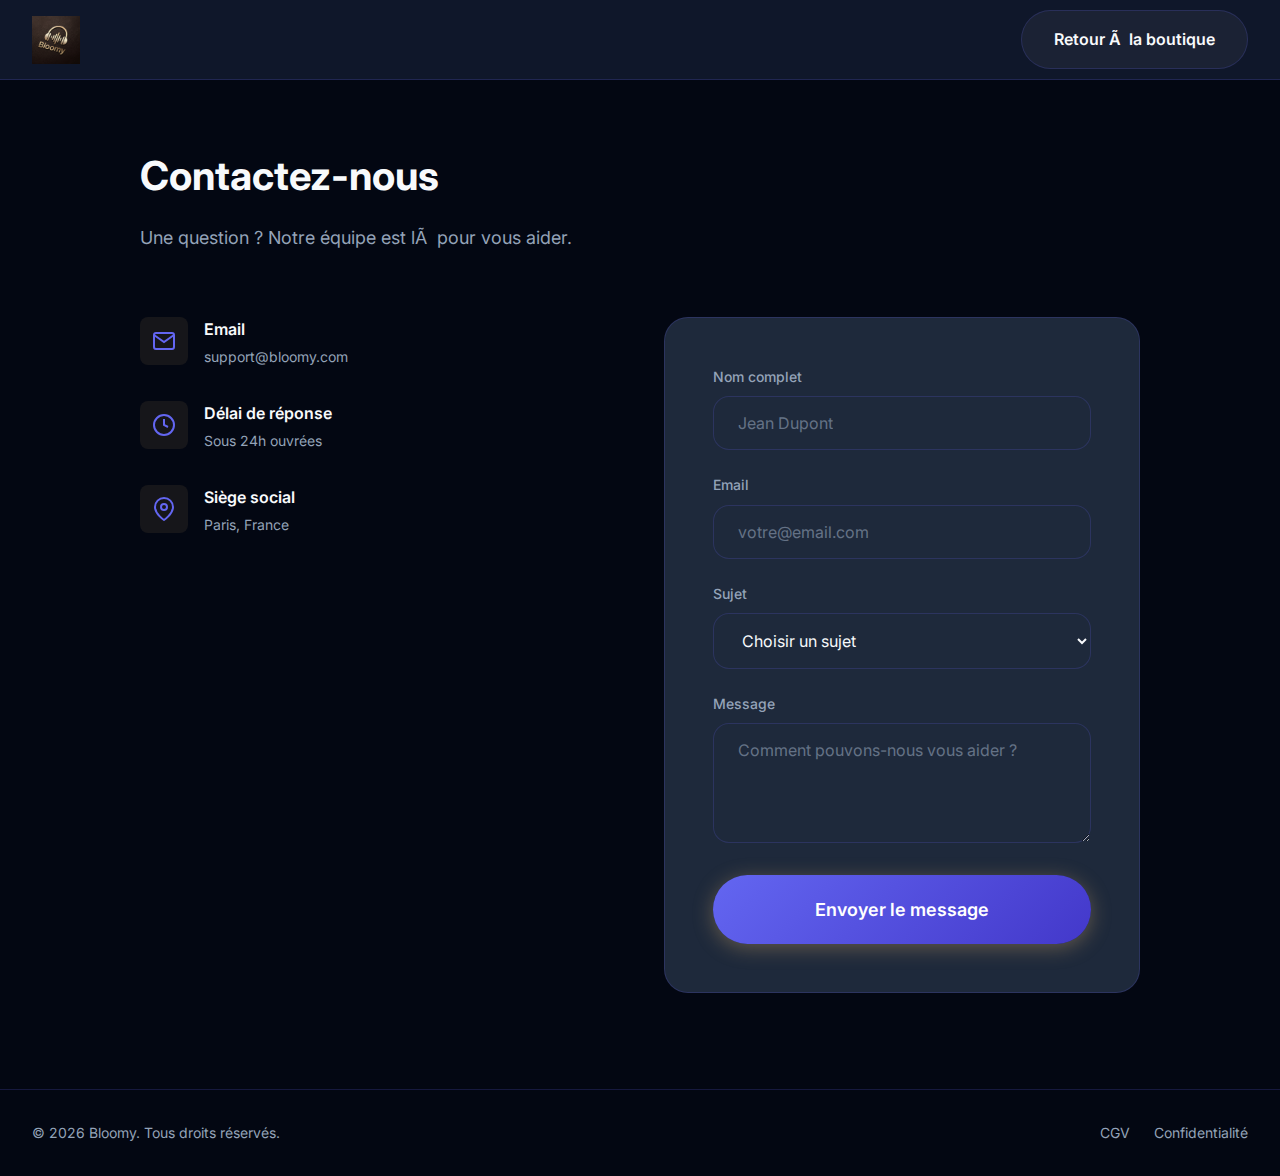
<file: contact.html>
﻿<!DOCTYPE html>
<html lang="fr">

<head>
    <meta charset="UTF-8">
    <meta name="viewport" content="width=device-width, initial-scale=1.0">
    <meta name="description" content="Contactez l'équipe Bloomy.">
    <title>Contact | Bloomy</title>
    <link rel="preconnect" href="https://fonts.googleapis.com">
    <link rel="preconnect" href="https://fonts.gstatic.com" crossorigin>
    <link href="https://fonts.googleapis.com/css2?family=Inter:wght@300;400;500;600;700;800&display=swap"
        rel="stylesheet">
    <link rel="stylesheet" href="css/styles.css">
    <link rel="stylesheet" href="css/pages.css">
</head>

<body>
    <header class="header header--solid" id="header">
        <div class="header__container">
            <a href="index.html" class="header__logo">
                <img src="images/logo.png" alt="Bloomy" class="header__logo-img" style="height: 48px; width: auto;">
            </a>
            <a href="index.html" class="btn btn--ghost">Retour Ã  la boutique</a>
        </div>
    </header>

    <main class="page" style="align-items: flex-start;">
        <div class="page__container" style="max-width: 1000px;">
            <div class="page__header" style="text-align: left;">
                <h1 class="page__title">Contactez-nous</h1>
                <p class="page__subtitle">Une question ? Notre équipe est lÃ  pour vous aider.</p>
            </div>

            <div class="contact-grid">
                <div class="contact-info">
                    <div class="contact-info__item">
                        <div class="contact-info__icon">
                            <svg width="24" height="24" viewBox="0 0 24 24" fill="none" stroke="currentColor"
                                stroke-width="2">
                                <path d="M4 4h16c1.1 0 2 .9 2 2v12c0 1.1-.9 2-2 2H4c-1.1 0-2-.9-2-2V6c0-1.1.9-2 2-2z" />
                                <polyline points="22,6 12,13 2,6" />
                            </svg>
                        </div>
                        <div class="contact-info__text">
                            <h4>Email</h4>
                            <p>support@bloomy.com</p>
                        </div>
                    </div>
                    <div class="contact-info__item">
                        <div class="contact-info__icon">
                            <svg width="24" height="24" viewBox="0 0 24 24" fill="none" stroke="currentColor"
                                stroke-width="2">
                                <circle cx="12" cy="12" r="10" />
                                <polyline points="12 6 12 12 16 14" />
                            </svg>
                        </div>
                        <div class="contact-info__text">
                            <h4>Délai de réponse</h4>
                            <p>Sous 24h ouvrées</p>
                        </div>
                    </div>
                    <div class="contact-info__item">
                        <div class="contact-info__icon">
                            <svg width="24" height="24" viewBox="0 0 24 24" fill="none" stroke="currentColor"
                                stroke-width="2">
                                <path d="M21 10c0 7-9 13-9 13s-9-6-9-13a9 9 0 0 1 18 0z" />
                                <circle cx="12" cy="10" r="3" />
                            </svg>
                        </div>
                        <div class="contact-info__text">
                            <h4>Siège social</h4>
                            <p>Paris, France</p>
                        </div>
                    </div>
                </div>

                <div class="auth-card">
                    <form id="contact-form">
                        <div class="form-group">
                            <label for="name">Nom complet</label>
                            <input type="text" id="name" placeholder="Jean Dupont" required>
                        </div>
                        <div class="form-group">
                            <label for="email">Email</label>
                            <input type="email" id="email" placeholder="votre@email.com" required>
                        </div>
                        <div class="form-group">
                            <label for="subject">Sujet</label>
                            <select id="subject" required>
                                <option value="">Choisir un sujet</option>
                                <option value="order">Ma commande</option>
                                <option value="product">Question produit</option>
                                <option value="return">Retour / Remboursement</option>
                                <option value="other">Autre</option>
                            </select>
                        </div>
                        <div class="form-group">
                            <label for="message">Message</label>
                            <textarea id="message" placeholder="Comment pouvons-nous vous aider ?" required></textarea>
                        </div>
                        <button type="submit" class="btn btn--primary btn--large" style="width: 100%;">
                            Envoyer le message
                        </button>
                    </form>
                </div>
            </div>
        </div>
    </main>

    <footer class="footer footer--simple">
        <div class="footer__container">
            <p class="footer__copyright">© 2026 Bloomy. Tous droits réservés.</p>
            <div class="footer__links-inline">
                <a href="cgv.html">CGV</a>
                <a href="privacy.html">Confidentialité</a>
            </div>
        </div>
    </footer>
</body>

</html>
</file>
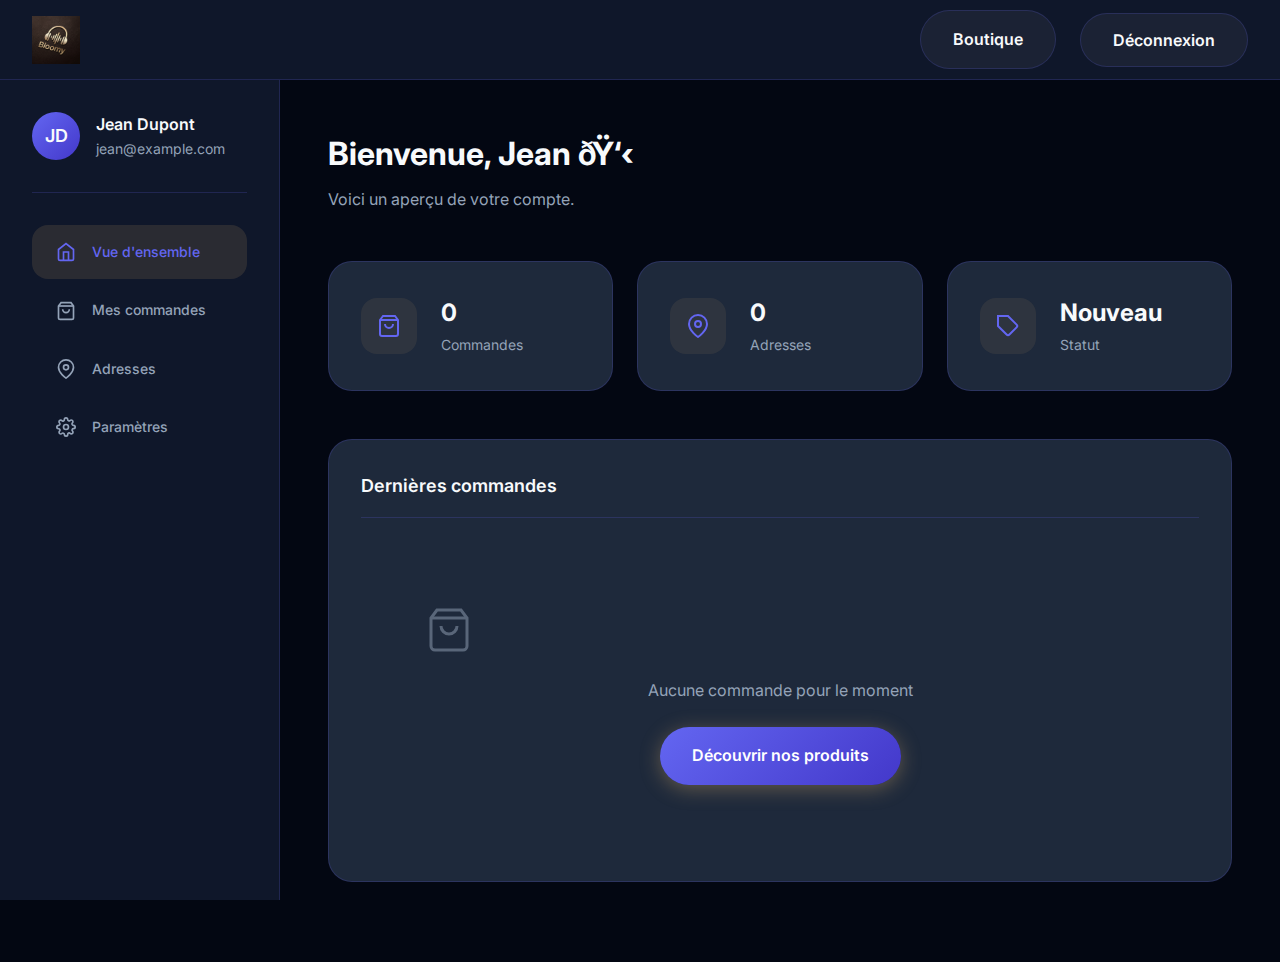
<file: dashboard.html>
﻿<!DOCTYPE html>
<html lang="fr">

<head>
    <meta charset="UTF-8">
    <meta name="viewport" content="width=device-width, initial-scale=1.0">
    <meta name="description" content="Votre espace client Bloomy.">
    <title>Mon Compte | Bloomy</title>
    <link rel="preconnect" href="https://fonts.googleapis.com">
    <link rel="preconnect" href="https://fonts.gstatic.com" crossorigin>
    <link href="https://fonts.googleapis.com/css2?family=Inter:wght@300;400;500;600;700;800&display=swap"
        rel="stylesheet">
    <link rel="stylesheet" href="css/styles.css">
    <link rel="stylesheet" href="css/pages.css">
    <link rel="stylesheet" href="css/dashboard.css">
</head>

<body>
    <header class="header header--solid" id="header">
        <div class="header__container">
            <a href="index.html" class="header__logo">
                <img src="images/logo.png" alt="Bloomy" class="header__logo-img" style="height: 48px; width: auto;">
            </a>
            <div class="header__actions">
                <a href="index.html" class="btn btn--ghost">Boutique</a>
                <button class="btn btn--ghost" id="logout-btn">Déconnexion</button>
            </div>
        </div>
    </header>

    <main class="dashboard">
        <aside class="dashboard__sidebar">
            <div class="dashboard__user" id="user-info">
                <div class="dashboard__avatar" id="user-avatar">JD</div>
                <div class="dashboard__user-info">
                    <span class="dashboard__name" id="user-name">Jean Dupont</span>
                    <span class="dashboard__email" id="user-email">jean@example.com</span>
                </div>
            </div>
            <nav class="dashboard__nav">
                <a href="#overview" class="dashboard__nav-link active" data-section="overview">
                    <svg width="20" height="20" viewBox="0 0 24 24" fill="none" stroke="currentColor" stroke-width="2">
                        <path d="M3 9l9-7 9 7v11a2 2 0 0 1-2 2H5a2 2 0 0 1-2-2z" />
                        <polyline points="9 22 9 12 15 12 15 22" />
                    </svg>
                    Vue d'ensemble
                </a>
                <a href="#orders" class="dashboard__nav-link" data-section="orders">
                    <svg width="20" height="20" viewBox="0 0 24 24" fill="none" stroke="currentColor" stroke-width="2">
                        <path d="M6 2L3 6v14a2 2 0 0 0 2 2h14a2 2 0 0 0 2-2V6l-3-4z" />
                        <line x1="3" y1="6" x2="21" y2="6" />
                        <path d="M16 10a4 4 0 0 1-8 0" />
                    </svg>
                    Mes commandes
                </a>
                <a href="#addresses" class="dashboard__nav-link" data-section="addresses">
                    <svg width="20" height="20" viewBox="0 0 24 24" fill="none" stroke="currentColor" stroke-width="2">
                        <path d="M21 10c0 7-9 13-9 13s-9-6-9-13a9 9 0 0 1 18 0z" />
                        <circle cx="12" cy="10" r="3" />
                    </svg>
                    Adresses
                </a>
                <a href="#settings" class="dashboard__nav-link" data-section="settings">
                    <svg width="20" height="20" viewBox="0 0 24 24" fill="none" stroke="currentColor" stroke-width="2">
                        <circle cx="12" cy="12" r="3" />
                        <path
                            d="M19.4 15a1.65 1.65 0 0 0 .33 1.82l.06.06a2 2 0 0 1 0 2.83 2 2 0 0 1-2.83 0l-.06-.06a1.65 1.65 0 0 0-1.82-.33 1.65 1.65 0 0 0-1 1.51V21a2 2 0 0 1-2 2 2 2 0 0 1-2-2v-.09A1.65 1.65 0 0 0 9 19.4a1.65 1.65 0 0 0-1.82.33l-.06.06a2 2 0 0 1-2.83 0 2 2 0 0 1 0-2.83l.06-.06a1.65 1.65 0 0 0 .33-1.82 1.65 1.65 0 0 0-1.51-1H3a2 2 0 0 1-2-2 2 2 0 0 1 2-2h.09A1.65 1.65 0 0 0 4.6 9a1.65 1.65 0 0 0-.33-1.82l-.06-.06a2 2 0 0 1 0-2.83 2 2 0 0 1 2.83 0l.06.06a1.65 1.65 0 0 0 1.82.33H9a1.65 1.65 0 0 0 1-1.51V3a2 2 0 0 1 2-2 2 2 0 0 1 2 2v.09a1.65 1.65 0 0 0 1 1.51 1.65 1.65 0 0 0 1.82-.33l.06-.06a2 2 0 0 1 2.83 0 2 2 0 0 1 0 2.83l-.06.06a1.65 1.65 0 0 0-.33 1.82V9a1.65 1.65 0 0 0 1.51 1H21a2 2 0 0 1 2 2 2 2 0 0 1-2 2h-.09a1.65 1.65 0 0 0-1.51 1z" />
                    </svg>
                    Paramètres
                </a>
            </nav>
        </aside>

        <div class="dashboard__content">
            <!-- Overview Section -->
            <section class="dashboard__section active" id="section-overview">
                <div class="dashboard__header">
                    <h1>Bienvenue, <span id="welcome-name">Jean</span> ðŸ‘‹</h1>
                    <p>Voici un aperçu de votre compte.</p>
                </div>

                <div class="dashboard__stats">
                    <div class="stat-card">
                        <div class="stat-card__icon">
                            <svg width="24" height="24" viewBox="0 0 24 24" fill="none" stroke="currentColor"
                                stroke-width="2">
                                <path d="M6 2L3 6v14a2 2 0 0 0 2 2h14a2 2 0 0 0 2-2V6l-3-4z" />
                                <line x1="3" y1="6" x2="21" y2="6" />
                                <path d="M16 10a4 4 0 0 1-8 0" />
                            </svg>
                        </div>
                        <div class="stat-card__info">
                            <span class="stat-card__value" id="stat-orders">0</span>
                            <span class="stat-card__label">Commandes</span>
                        </div>
                    </div>
                    <div class="stat-card">
                        <div class="stat-card__icon">
                            <svg width="24" height="24" viewBox="0 0 24 24" fill="none" stroke="currentColor"
                                stroke-width="2">
                                <path d="M21 10c0 7-9 13-9 13s-9-6-9-13a9 9 0 0 1 18 0z" />
                                <circle cx="12" cy="10" r="3" />
                            </svg>
                        </div>
                        <div class="stat-card__info">
                            <span class="stat-card__value" id="stat-addresses">0</span>
                            <span class="stat-card__label">Adresses</span>
                        </div>
                    </div>
                    <div class="stat-card">
                        <div class="stat-card__icon">
                            <svg width="24" height="24" viewBox="0 0 24 24" fill="none" stroke="currentColor"
                                stroke-width="2">
                                <path
                                    d="M20.59 13.41l-7.17 7.17a2 2 0 0 1-2.83 0L2 12V2h10l8.59 8.59a2 2 0 0 1 0 2.82z" />
                                <line x1="7" y1="7" x2="7.01" y2="7" />
                            </svg>
                        </div>
                        <div class="stat-card__info">
                            <span class="stat-card__value" id="stat-member">Nouveau</span>
                            <span class="stat-card__label">Statut</span>
                        </div>
                    </div>
                </div>

                <div class="dashboard__card">
                    <h3>Dernières commandes</h3>
                    <div id="recent-orders">
                        <div class="empty-state">
                            <svg width="48" height="48" viewBox="0 0 24 24" fill="none" stroke="currentColor"
                                stroke-width="1.5">
                                <path d="M6 2L3 6v14a2 2 0 0 0 2 2h14a2 2 0 0 0 2-2V6l-3-4z" />
                                <line x1="3" y1="6" x2="21" y2="6" />
                                <path d="M16 10a4 4 0 0 1-8 0" />
                            </svg>
                            <p>Aucune commande pour le moment</p>
                            <a href="index.html#buy" class="btn btn--primary">Découvrir nos produits</a>
                        </div>
                    </div>
                </div>
            </section>

            <!-- Orders Section -->
            <section class="dashboard__section" id="section-orders">
                <div class="dashboard__header">
                    <h1>Mes commandes</h1>
                    <p>Retrouvez l'historique de toutes vos commandes.</p>
                </div>

                <div id="orders-list">
                    <div class="empty-state">
                        <svg width="48" height="48" viewBox="0 0 24 24" fill="none" stroke="currentColor"
                            stroke-width="1.5">
                            <path d="M6 2L3 6v14a2 2 0 0 0 2 2h14a2 2 0 0 0 2-2V6l-3-4z" />
                            <line x1="3" y1="6" x2="21" y2="6" />
                            <path d="M16 10a4 4 0 0 1-8 0" />
                        </svg>
                        <p>Vous n'avez pas encore passé de commande</p>
                        <a href="index.html#buy" class="btn btn--primary">Commander maintenant</a>
                    </div>
                </div>
            </section>

            <!-- Addresses Section -->
            <section class="dashboard__section" id="section-addresses">
                <div class="dashboard__header">
                    <h1>Mes adresses</h1>
                    <p>Gérez vos adresses de livraison.</p>
                </div>

                <div class="dashboard__actions-bar">
                    <button class="btn btn--primary" id="add-address-btn">
                        <svg width="20" height="20" viewBox="0 0 24 24" fill="none" stroke="currentColor"
                            stroke-width="2">
                            <line x1="12" y1="5" x2="12" y2="19" />
                            <line x1="5" y1="12" x2="19" y2="12" />
                        </svg>
                        Ajouter une adresse
                    </button>
                </div>

                <div id="addresses-list">
                    <div class="empty-state">
                        <svg width="48" height="48" viewBox="0 0 24 24" fill="none" stroke="currentColor"
                            stroke-width="1.5">
                            <path d="M21 10c0 7-9 13-9 13s-9-6-9-13a9 9 0 0 1 18 0z" />
                            <circle cx="12" cy="10" r="3" />
                        </svg>
                        <p>Aucune adresse enregistrée</p>
                    </div>
                </div>
            </section>

            <!-- Settings Section -->
            <section class="dashboard__section" id="section-settings">
                <div class="dashboard__header">
                    <h1>Paramètres</h1>
                    <p>Gérez les informations de votre compte.</p>
                </div>

                <!-- Alert Messages -->
                <div class="alert alert--error" id="settings-error" style="display: none;">
                    <svg width="20" height="20" viewBox="0 0 24 24" fill="none" stroke="currentColor" stroke-width="2">
                        <circle cx="12" cy="12" r="10" />
                        <line x1="15" y1="9" x2="9" y2="15" />
                        <line x1="9" y1="9" x2="15" y2="15" />
                    </svg>
                    <span id="settings-error-message"></span>
                </div>

                <div class="alert alert--success" id="settings-success" style="display: none;">
                    <svg width="20" height="20" viewBox="0 0 24 24" fill="none" stroke="currentColor" stroke-width="2">
                        <polyline points="20 6 9 17 4 12" />
                    </svg>
                    <span id="settings-success-message"></span>
                </div>

                <div class="dashboard__card">
                    <h3>Informations personnelles</h3>
                    <form id="profile-form">
                        <div class="form-row">
                            <div class="form-group">
                                <label for="settings-firstname">Prénom</label>
                                <input type="text" id="settings-firstname" required>
                            </div>
                            <div class="form-group">
                                <label for="settings-lastname">Nom</label>
                                <input type="text" id="settings-lastname" required>
                            </div>
                        </div>
                        <div class="form-group">
                            <label for="settings-email">Email</label>
                            <input type="email" id="settings-email" disabled>
                            <small>Pour changer d'email, contactez le support.</small>
                        </div>
                        <button type="submit" class="btn btn--primary">Enregistrer</button>
                    </form>
                </div>

                <div class="dashboard__card">
                    <h3>Changer de mot de passe</h3>
                    <form id="password-form">
                        <div class="form-group">
                            <label for="current-password">Mot de passe actuel</label>
                            <input type="password" id="current-password" required>
                        </div>
                        <div class="form-group">
                            <label for="new-password">Nouveau mot de passe</label>
                            <input type="password" id="new-password" required minlength="8">
                        </div>
                        <div class="form-group">
                            <label for="confirm-password">Confirmer le nouveau mot de passe</label>
                            <input type="password" id="confirm-password" required>
                        </div>
                        <button type="submit" class="btn btn--primary">Changer le mot de passe</button>
                    </form>
                </div>

                <div class="dashboard__card dashboard__card--danger">
                    <h3>Zone de danger</h3>
                    <p>Supprimer définitivement votre compte et toutes vos données.</p>
                    <button class="btn btn--danger" id="delete-account-btn">Supprimer mon compte</button>
                </div>
            </section>
        </div>
    </main>

    <!-- Add Address Modal -->
    <div class="modal" id="address-modal">
        <div class="modal__overlay"></div>
        <div class="modal__content">
            <div class="modal__header">
                <h3>Ajouter une adresse</h3>
                <button class="modal__close" id="close-address-modal">
                    <svg width="24" height="24" viewBox="0 0 24 24" fill="none" stroke="currentColor" stroke-width="2">
                        <line x1="18" y1="6" x2="6" y2="18" />
                        <line x1="6" y1="6" x2="18" y2="18" />
                    </svg>
                </button>
            </div>
            <form id="address-form">
                <div class="form-group">
                    <label for="addr-label">Nom de l'adresse</label>
                    <input type="text" id="addr-label" placeholder="Ex: Maison, Bureau" required>
                </div>
                <div class="form-row">
                    <div class="form-group">
                        <label for="addr-firstname">Prénom</label>
                        <input type="text" id="addr-firstname" required>
                    </div>
                    <div class="form-group">
                        <label for="addr-lastname">Nom</label>
                        <input type="text" id="addr-lastname" required>
                    </div>
                </div>
                <div class="form-group">
                    <label for="addr-street">Adresse</label>
                    <input type="text" id="addr-street" required>
                </div>
                <div class="form-group">
                    <label for="addr-street2">Complément (optionnel)</label>
                    <input type="text" id="addr-street2">
                </div>
                <div class="form-row">
                    <div class="form-group" style="flex: 0.4;">
                        <label for="addr-postal">Code postal</label>
                        <input type="text" id="addr-postal" required>
                    </div>
                    <div class="form-group" style="flex: 0.6;">
                        <label for="addr-city">Ville</label>
                        <input type="text" id="addr-city" required>
                    </div>
                </div>
                <div class="form-group">
                    <label for="addr-country">Pays</label>
                    <select id="addr-country" required>
                        <option value="FR">France</option>
                        <option value="BE">Belgique</option>
                        <option value="CH">Suisse</option>
                        <option value="DE">Allemagne</option>
                        <option value="US">États-Unis</option>
                    </select>
                </div>
                <div class="form-group">
                    <label for="addr-phone">Téléphone</label>
                    <input type="tel" id="addr-phone">
                </div>
                <div class="modal__actions">
                    <button type="button" class="btn btn--ghost" id="cancel-address">Annuler</button>
                    <button type="submit" class="btn btn--primary">Ajouter</button>
                </div>
            </form>
        </div>
    </div>

    <!-- Delete Account Modal -->
    <div class="modal" id="delete-modal">
        <div class="modal__overlay"></div>
        <div class="modal__content">
            <div class="modal__header">
                <h3>Supprimer le compte</h3>
                <button class="modal__close" id="close-delete-modal">
                    <svg width="24" height="24" viewBox="0 0 24 24" fill="none" stroke="currentColor" stroke-width="2">
                        <line x1="18" y1="6" x2="6" y2="18" />
                        <line x1="6" y1="6" x2="18" y2="18" />
                    </svg>
                </button>
            </div>
            <p style="margin-bottom: var(--spacing-lg); color: var(--color-text-secondary);">
                Cette action est irréversible. Toutes vos données seront définitivement supprimées.
            </p>
            <form id="delete-form">
                <div class="form-group">
                    <label for="delete-password">Entrez votre mot de passe pour confirmer</label>
                    <input type="password" id="delete-password" required>
                </div>
                <div class="modal__actions">
                    <button type="button" class="btn btn--ghost" id="cancel-delete">Annuler</button>
                    <button type="submit" class="btn btn--danger">Supprimer définitivement</button>
                </div>
            </form>
        </div>
    </div>

    <script src="js/auth.js"></script>
    <script src="js/dashboard.js"></script>
</body>

</html>
</file>
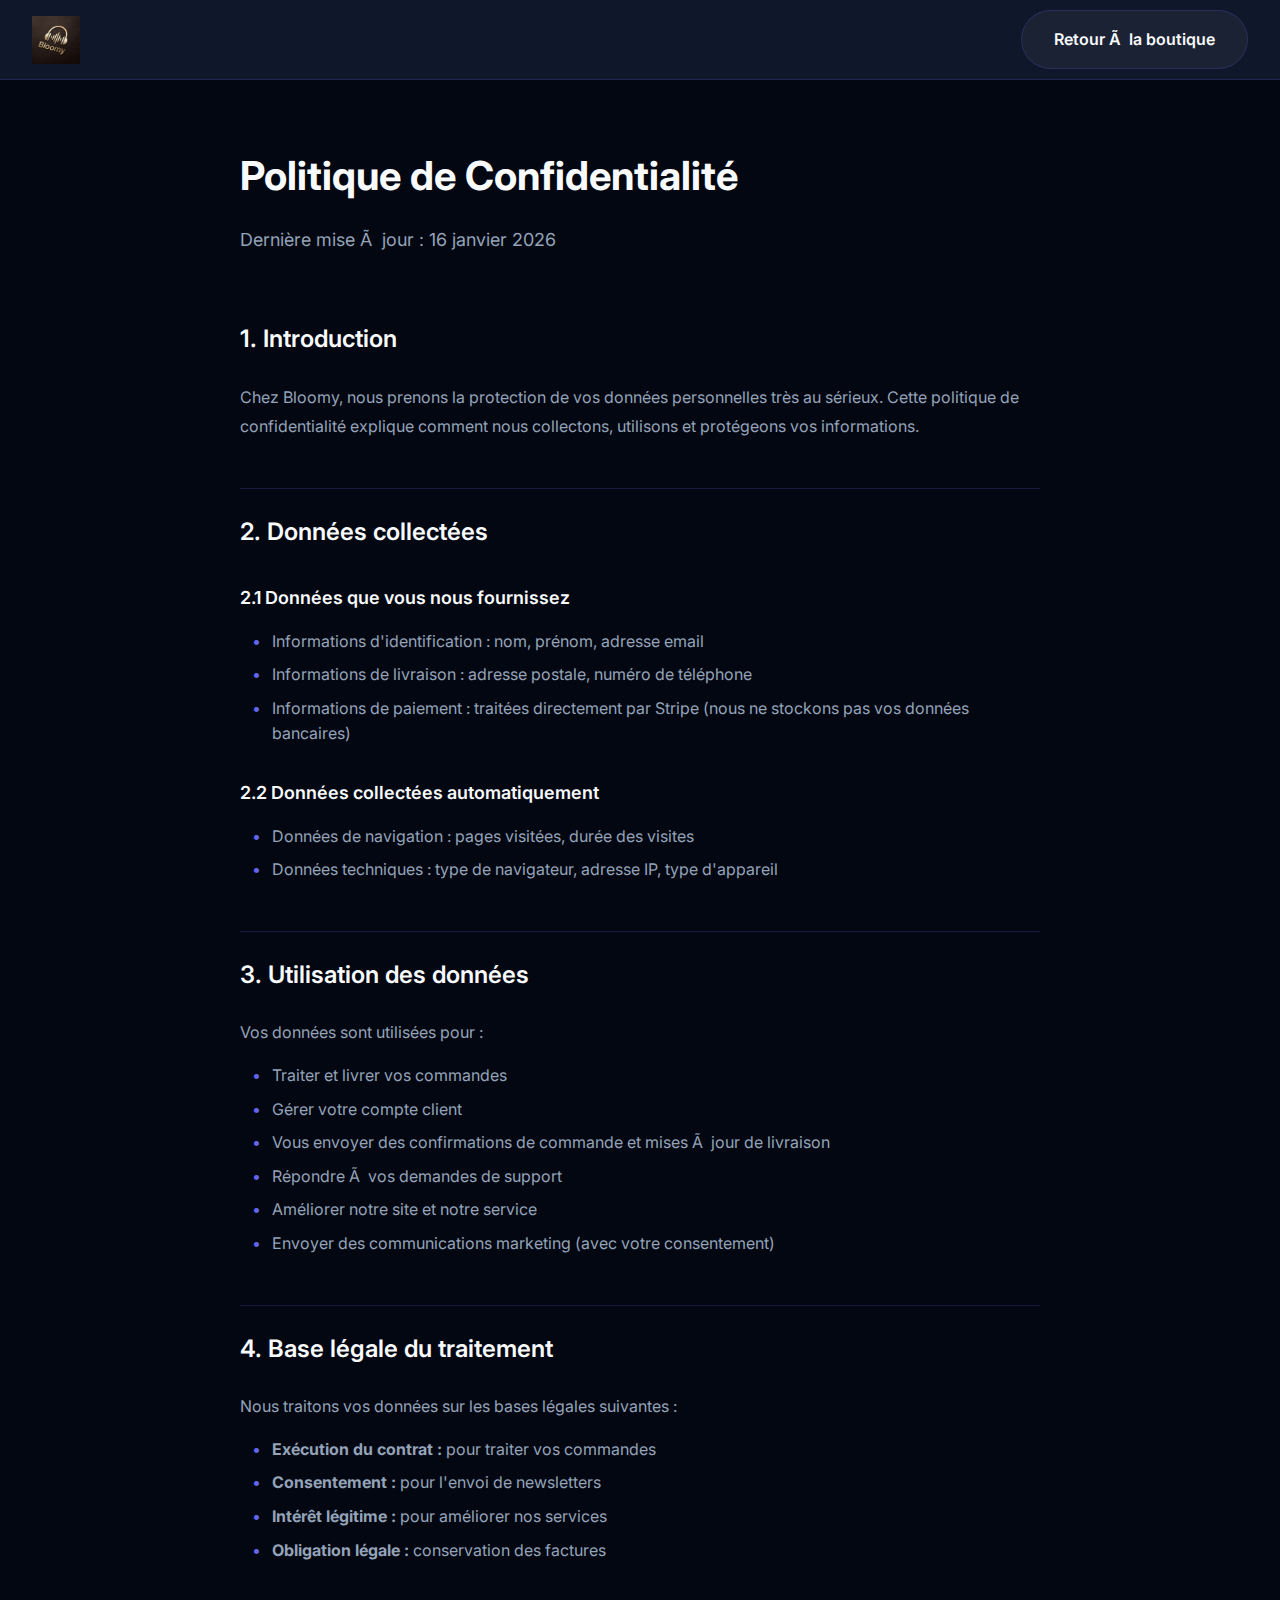
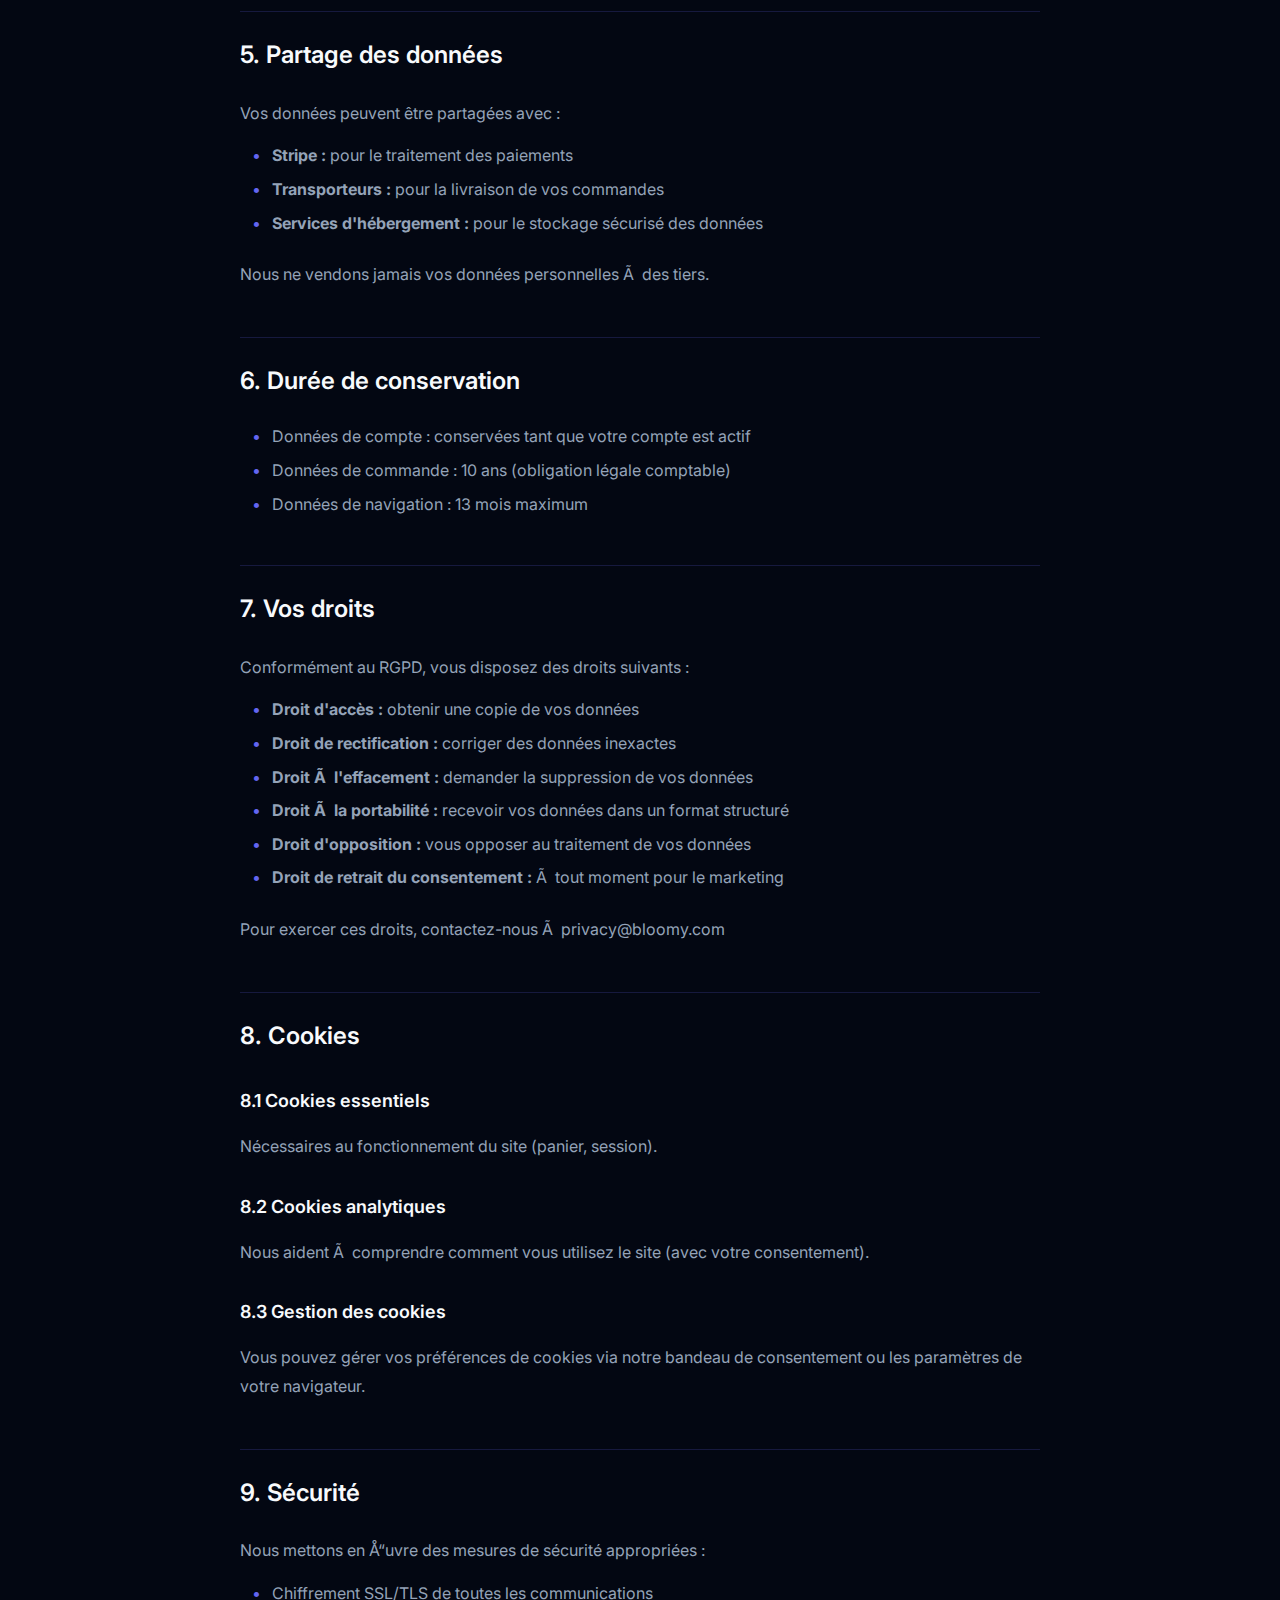
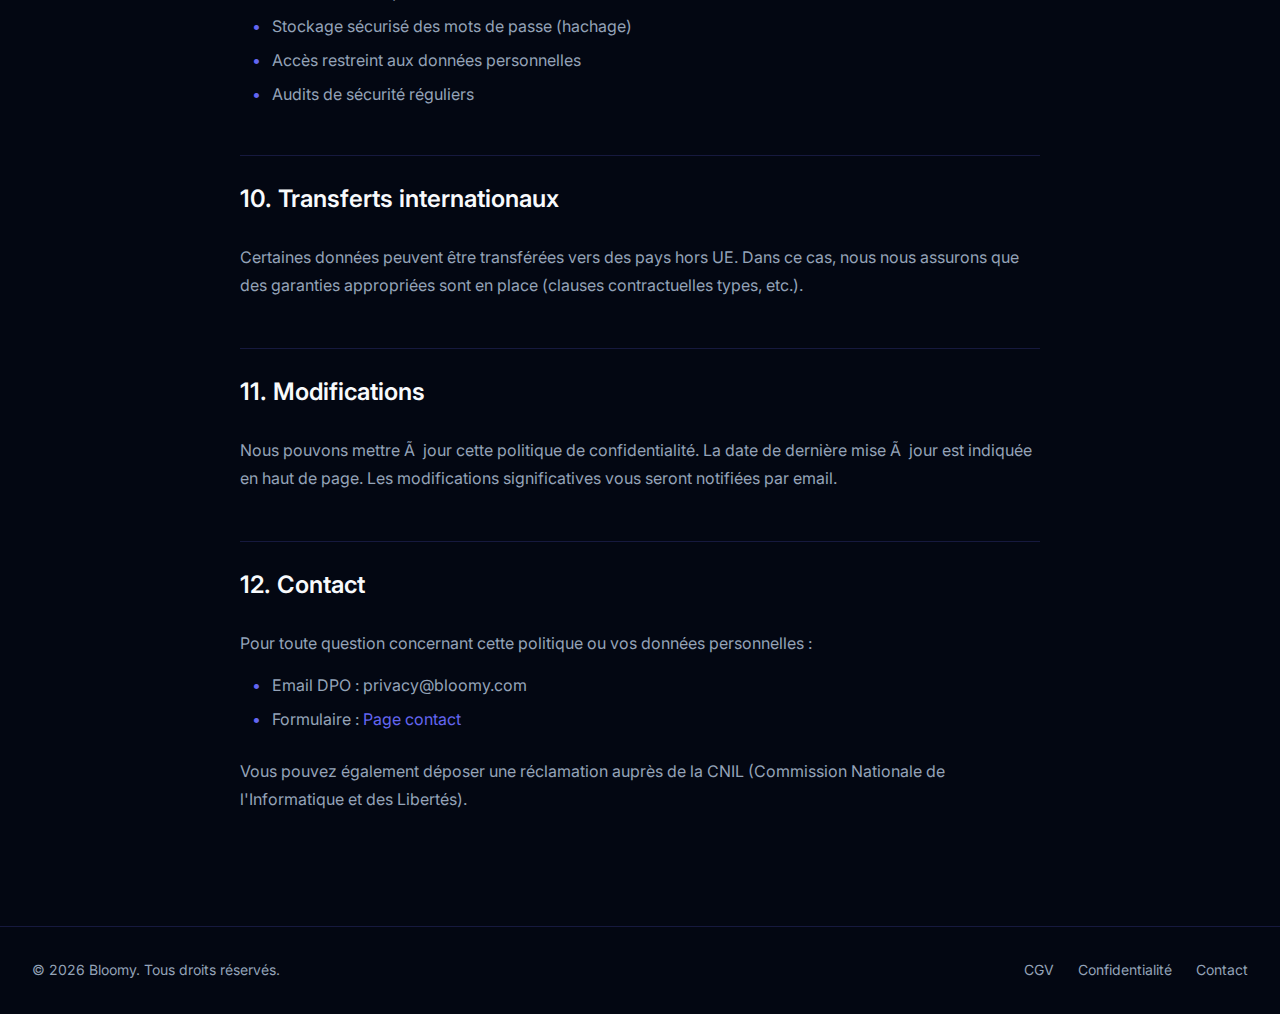
<file: privacy.html>
﻿<!DOCTYPE html>
<html lang="fr">

<head>
    <meta charset="UTF-8">
    <meta name="viewport" content="width=device-width, initial-scale=1.0">
    <meta name="description" content="Politique de confidentialité de Bloomy.">
    <title>Politique de Confidentialité | Bloomy</title>
    <link rel="preconnect" href="https://fonts.googleapis.com">
    <link rel="preconnect" href="https://fonts.gstatic.com" crossorigin>
    <link href="https://fonts.googleapis.com/css2?family=Inter:wght@300;400;500;600;700;800&display=swap"
        rel="stylesheet">
    <link rel="stylesheet" href="css/styles.css">
    <link rel="stylesheet" href="css/pages.css">
</head>

<body>
    <header class="header header--solid" id="header">
        <div class="header__container">
            <a href="index.html" class="header__logo">
                <img src="images/logo.png" alt="Bloomy" class="header__logo-img" style="height: 48px; width: auto;">
            </a>
            <a href="index.html" class="btn btn--ghost">Retour Ã  la boutique</a>
        </div>
    </header>

    <main class="page" style="align-items: flex-start;">
        <div class="legal-content">
            <div class="page__header" style="text-align: left;">
                <h1 class="page__title">Politique de Confidentialité</h1>
                <p class="page__subtitle">Dernière mise Ã  jour : 16 janvier 2026</p>
            </div>

            <h2>1. Introduction</h2>
            <p>Chez Bloomy, nous prenons la protection de vos données personnelles très au sérieux. Cette politique de
                confidentialité explique comment nous collectons, utilisons et protégeons vos informations.</p>

            <h2>2. Données collectées</h2>
            <h3>2.1 Données que vous nous fournissez</h3>
            <ul>
                <li>Informations d'identification : nom, prénom, adresse email</li>
                <li>Informations de livraison : adresse postale, numéro de téléphone</li>
                <li>Informations de paiement : traitées directement par Stripe (nous ne stockons pas vos données
                    bancaires)</li>
            </ul>

            <h3>2.2 Données collectées automatiquement</h3>
            <ul>
                <li>Données de navigation : pages visitées, durée des visites</li>
                <li>Données techniques : type de navigateur, adresse IP, type d'appareil</li>
            </ul>

            <h2>3. Utilisation des données</h2>
            <p>Vos données sont utilisées pour :</p>
            <ul>
                <li>Traiter et livrer vos commandes</li>
                <li>Gérer votre compte client</li>
                <li>Vous envoyer des confirmations de commande et mises Ã  jour de livraison</li>
                <li>Répondre Ã  vos demandes de support</li>
                <li>Améliorer notre site et notre service</li>
                <li>Envoyer des communications marketing (avec votre consentement)</li>
            </ul>

            <h2>4. Base légale du traitement</h2>
            <p>Nous traitons vos données sur les bases légales suivantes :</p>
            <ul>
                <li><strong>Exécution du contrat :</strong> pour traiter vos commandes</li>
                <li><strong>Consentement :</strong> pour l'envoi de newsletters</li>
                <li><strong>Intérêt légitime :</strong> pour améliorer nos services</li>
                <li><strong>Obligation légale :</strong> conservation des factures</li>
            </ul>

            <h2>5. Partage des données</h2>
            <p>Vos données peuvent être partagées avec :</p>
            <ul>
                <li><strong>Stripe :</strong> pour le traitement des paiements</li>
                <li><strong>Transporteurs :</strong> pour la livraison de vos commandes</li>
                <li><strong>Services d'hébergement :</strong> pour le stockage sécurisé des données</li>
            </ul>
            <p>Nous ne vendons jamais vos données personnelles Ã  des tiers.</p>

            <h2>6. Durée de conservation</h2>
            <ul>
                <li>Données de compte : conservées tant que votre compte est actif</li>
                <li>Données de commande : 10 ans (obligation légale comptable)</li>
                <li>Données de navigation : 13 mois maximum</li>
            </ul>

            <h2>7. Vos droits</h2>
            <p>Conformément au RGPD, vous disposez des droits suivants :</p>
            <ul>
                <li><strong>Droit d'accès :</strong> obtenir une copie de vos données</li>
                <li><strong>Droit de rectification :</strong> corriger des données inexactes</li>
                <li><strong>Droit Ã  l'effacement :</strong> demander la suppression de vos données</li>
                <li><strong>Droit Ã  la portabilité :</strong> recevoir vos données dans un format structuré</li>
                <li><strong>Droit d'opposition :</strong> vous opposer au traitement de vos données</li>
                <li><strong>Droit de retrait du consentement :</strong> Ã  tout moment pour le marketing</li>
            </ul>
            <p>Pour exercer ces droits, contactez-nous Ã  privacy@bloomy.com</p>

            <h2>8. Cookies</h2>
            <h3>8.1 Cookies essentiels</h3>
            <p>Nécessaires au fonctionnement du site (panier, session).</p>

            <h3>8.2 Cookies analytiques</h3>
            <p>Nous aident Ã  comprendre comment vous utilisez le site (avec votre consentement).</p>

            <h3>8.3 Gestion des cookies</h3>
            <p>Vous pouvez gérer vos préférences de cookies via notre bandeau de consentement ou les paramètres de votre
                navigateur.</p>

            <h2>9. Sécurité</h2>
            <p>Nous mettons en Å“uvre des mesures de sécurité appropriées :</p>
            <ul>
                <li>Chiffrement SSL/TLS de toutes les communications</li>
                <li>Stockage sécurisé des mots de passe (hachage)</li>
                <li>Accès restreint aux données personnelles</li>
                <li>Audits de sécurité réguliers</li>
            </ul>

            <h2>10. Transferts internationaux</h2>
            <p>Certaines données peuvent être transférées vers des pays hors UE. Dans ce cas, nous nous assurons que des
                garanties appropriées sont en place (clauses contractuelles types, etc.).</p>

            <h2>11. Modifications</h2>
            <p>Nous pouvons mettre Ã  jour cette politique de confidentialité. La date de dernière mise Ã  jour est
                indiquée en haut de page. Les modifications significatives vous seront notifiées par email.</p>

            <h2>12. Contact</h2>
            <p>Pour toute question concernant cette politique ou vos données personnelles :</p>
            <ul>
                <li>Email DPO : privacy@bloomy.com</li>
                <li>Formulaire : <a href="contact.html" style="color: var(--color-accent);">Page contact</a></li>
            </ul>
            <p>Vous pouvez également déposer une réclamation auprès de la CNIL (Commission Nationale de l'Informatique
                et des Libertés).</p>
        </div>
    </main>

    <footer class="footer footer--simple">
        <div class="footer__container">
            <p class="footer__copyright">© 2026 Bloomy. Tous droits réservés.</p>
            <div class="footer__links-inline">
                <a href="cgv.html">CGV</a>
                <a href="privacy.html">Confidentialité</a>
                <a href="contact.html">Contact</a>
            </div>
        </div>
    </footer>
</body>

</html>
</file>
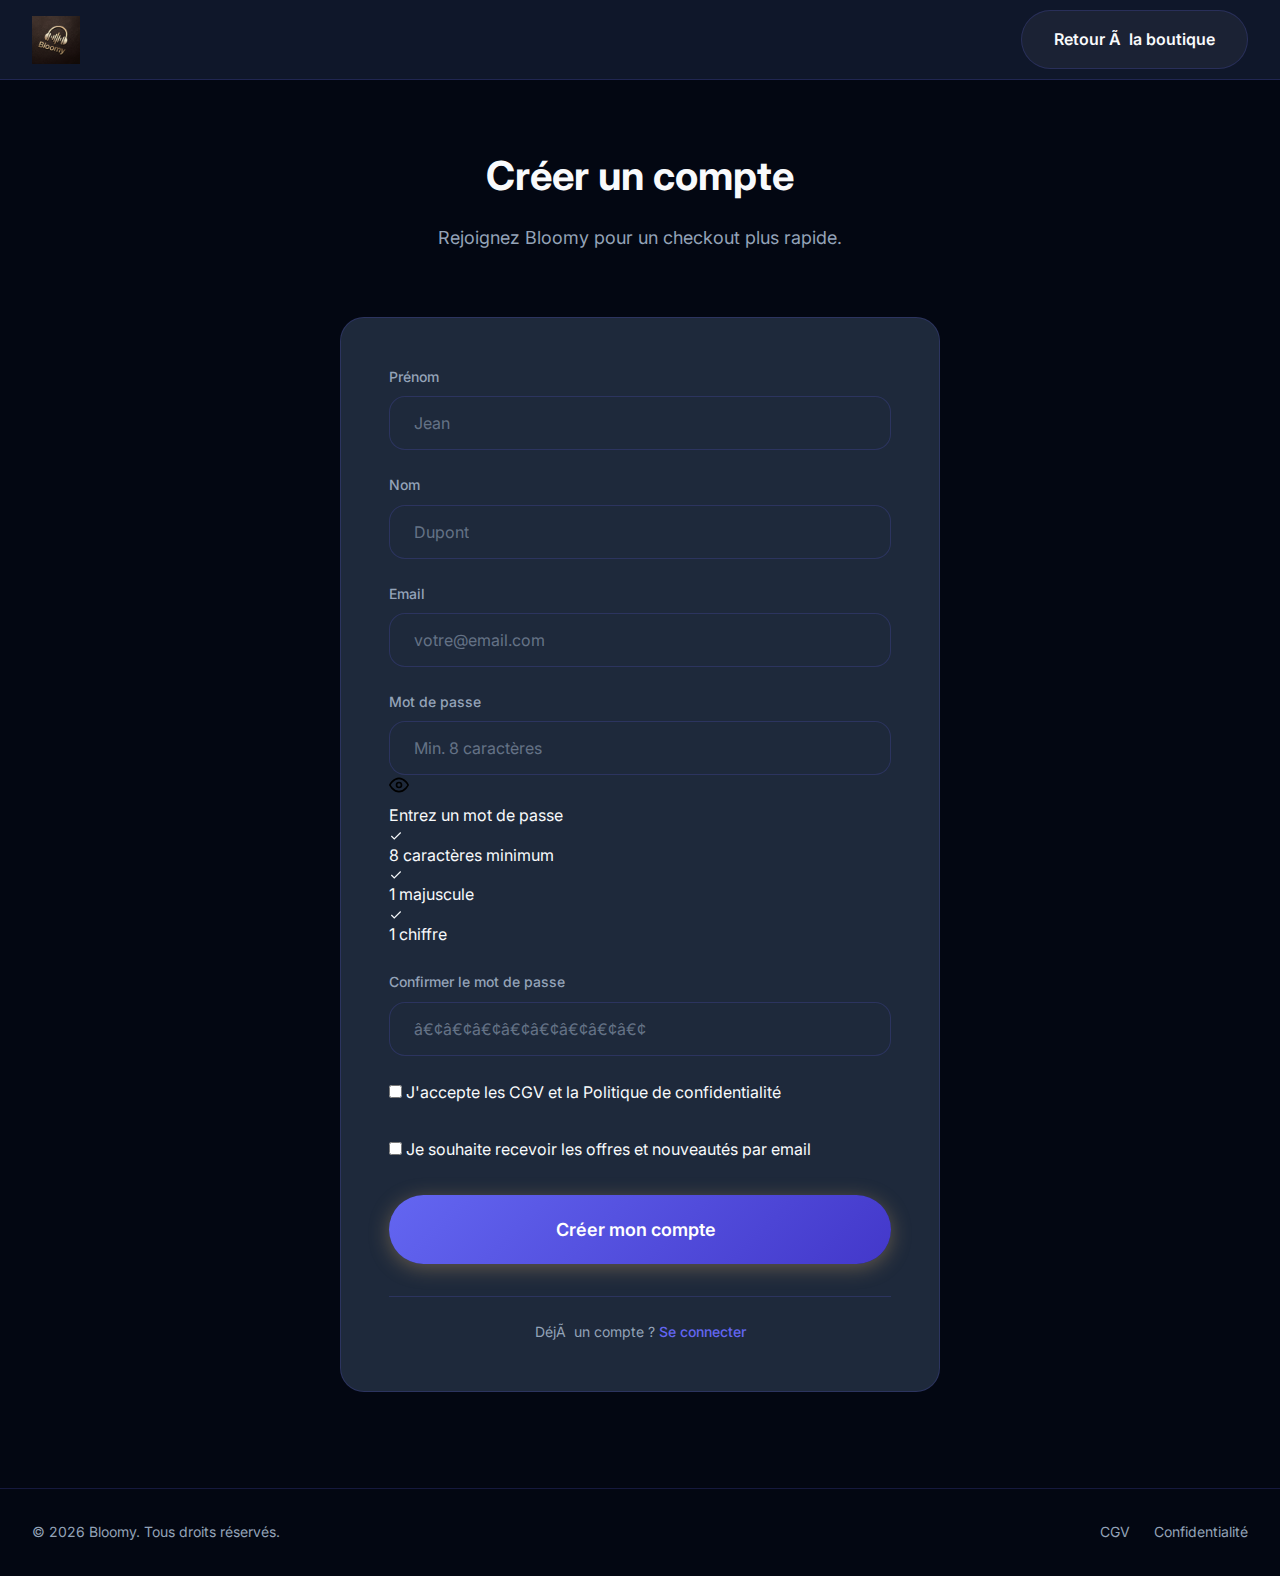
<file: register.html>
﻿<!DOCTYPE html>
<html lang="fr">

<head>
    <meta charset="UTF-8">
    <meta name="viewport" content="width=device-width, initial-scale=1.0">
    <meta name="description" content="Créez votre compte Bloomy.">
    <title>Créer un compte | Bloomy</title>
    <link rel="preconnect" href="https://fonts.googleapis.com">
    <link rel="preconnect" href="https://fonts.gstatic.com" crossorigin>
    <link href="https://fonts.googleapis.com/css2?family=Inter:wght@300;400;500;600;700;800&display=swap"
        rel="stylesheet">
    <link rel="stylesheet" href="css/styles.css">
    <link rel="stylesheet" href="css/pages.css">
</head>

<body>
    <header class="header header--solid" id="header">
        <div class="header__container">
            <a href="index.html" class="header__logo">
                <img src="images/logo.png" alt="Bloomy" class="header__logo-img" style="height: 48px; width: auto;">
            </a>
            <a href="index.html" class="btn btn--ghost">Retour Ã  la boutique</a>
        </div>
    </header>

    <main class="page">
        <div class="page__container">
            <div class="page__header">
                <h1 class="page__title">Créer un compte</h1>
                <p class="page__subtitle">Rejoignez Bloomy pour un checkout plus rapide.</p>
            </div>

            <!-- Error/Success Messages -->
            <div class="alert alert--error" id="error-alert" style="display: none;">
                <svg width="20" height="20" viewBox="0 0 24 24" fill="none" stroke="currentColor" stroke-width="2">
                    <circle cx="12" cy="12" r="10" />
                    <line x1="15" y1="9" x2="9" y2="15" />
                    <line x1="9" y1="9" x2="15" y2="15" />
                </svg>
                <span id="error-message"></span>
            </div>

            <div class="alert alert--success" id="success-alert" style="display: none;">
                <svg width="20" height="20" viewBox="0 0 24 24" fill="none" stroke="currentColor" stroke-width="2">
                    <polyline points="20 6 9 17 4 12" />
                </svg>
                <span id="success-message"></span>
            </div>

            <div class="auth-card">
                <form id="register-form">
                    <div class="form-row">
                        <div class="form-group">
                            <label for="firstname">Prénom</label>
                            <input type="text" id="firstname" placeholder="Jean" required autocomplete="given-name">
                        </div>
                        <div class="form-group">
                            <label for="lastname">Nom</label>
                            <input type="text" id="lastname" placeholder="Dupont" required autocomplete="family-name">
                        </div>
                    </div>
                    <div class="form-group">
                        <label for="email">Email</label>
                        <input type="email" id="email" placeholder="votre@email.com" required autocomplete="email">
                    </div>
                    <div class="form-group">
                        <label for="password">Mot de passe</label>
                        <div class="password-input">
                            <input type="password" id="password" placeholder="Min. 8 caractères" required minlength="8"
                                autocomplete="new-password">
                            <button type="button" class="password-toggle" id="toggle-password"
                                aria-label="Afficher le mot de passe">
                                <svg class="eye-open" width="20" height="20" viewBox="0 0 24 24" fill="none"
                                    stroke="currentColor" stroke-width="2">
                                    <path d="M1 12s4-8 11-8 11 8 11 8-4 8-11 8-11-8-11-8z" />
                                    <circle cx="12" cy="12" r="3" />
                                </svg>
                                <svg class="eye-closed" width="20" height="20" viewBox="0 0 24 24" fill="none"
                                    stroke="currentColor" stroke-width="2" style="display:none;">
                                    <path
                                        d="M17.94 17.94A10.07 10.07 0 0 1 12 20c-7 0-11-8-11-8a18.45 18.45 0 0 1 5.06-5.94M9.9 4.24A9.12 9.12 0 0 1 12 4c7 0 11 8 11 8a18.5 18.5 0 0 1-2.16 3.19m-6.72-1.07a3 3 0 1 1-4.24-4.24" />
                                    <line x1="1" y1="1" x2="23" y2="23" />
                                </svg>
                            </button>
                        </div>
                        <div class="password-strength" id="password-strength">
                            <div class="password-strength__bar">
                                <div class="password-strength__fill" id="strength-fill"></div>
                            </div>
                            <span class="password-strength__text" id="strength-text">Entrez un mot de passe</span>
                        </div>
                        <div class="password-requirements">
                            <div class="requirement" id="req-length">
                                <svg width="14" height="14" viewBox="0 0 24 24" fill="none" stroke="currentColor"
                                    stroke-width="2">
                                    <polyline points="20 6 9 17 4 12" />
                                </svg>
                                8 caractères minimum
                            </div>
                            <div class="requirement" id="req-upper">
                                <svg width="14" height="14" viewBox="0 0 24 24" fill="none" stroke="currentColor"
                                    stroke-width="2">
                                    <polyline points="20 6 9 17 4 12" />
                                </svg>
                                1 majuscule
                            </div>
                            <div class="requirement" id="req-number">
                                <svg width="14" height="14" viewBox="0 0 24 24" fill="none" stroke="currentColor"
                                    stroke-width="2">
                                    <polyline points="20 6 9 17 4 12" />
                                </svg>
                                1 chiffre
                            </div>
                        </div>
                    </div>
                    <div class="form-group">
                        <label for="password-confirm">Confirmer le mot de passe</label>
                        <input type="password" id="password-confirm" placeholder="â€¢â€¢â€¢â€¢â€¢â€¢â€¢â€¢" required
                            autocomplete="new-password">
                    </div>
                    <div style="margin-bottom: var(--spacing-xl);">
                        <label class="checkbox-label">
                            <input type="checkbox" id="accept-terms" required>
                            <span class="checkbox-custom"></span>
                            J'accepte les <a href="cgv.html" class="link-accent">CGV</a> et la <a href="privacy.html"
                                class="link-accent">Politique de confidentialité</a>
                        </label>
                    </div>
                    <div style="margin-bottom: var(--spacing-xl);">
                        <label class="checkbox-label">
                            <input type="checkbox" id="newsletter">
                            <span class="checkbox-custom"></span>
                            Je souhaite recevoir les offres et nouveautés par email
                        </label>
                    </div>
                    <button type="submit" class="btn btn--primary btn--large btn--loading" id="submit-btn"
                        style="width: 100%;">
                        <span class="btn-text">Créer mon compte</span>
                        <span class="btn-loader"></span>
                    </button>
                </form>

                <div class="auth-card__footer">
                    DéjÃ  un compte ? <a href="account.html">Se connecter</a>
                </div>
            </div>
        </div>
    </main>

    <footer class="footer footer--simple">
        <div class="footer__container">
            <p class="footer__copyright">© 2026 Bloomy. Tous droits réservés.</p>
            <div class="footer__links-inline">
                <a href="cgv.html">CGV</a>
                <a href="privacy.html">Confidentialité</a>
            </div>
        </div>
    </footer>

    <script src="js/auth.js"></script>
    <script>
        // Check if already logged in
        if (BloomyAuth.isLoggedIn()) {
            window.location.href = 'dashboard.html';
        }

        const form = document.getElementById('register-form');
        const firstnameInput = document.getElementById('firstname');
        const lastnameInput = document.getElementById('lastname');
        const emailInput = document.getElementById('email');
        const passwordInput = document.getElementById('password');
        const passwordConfirmInput = document.getElementById('password-confirm');
        const newsletterInput = document.getElementById('newsletter');
        const submitBtn = document.getElementById('submit-btn');
        const errorAlert = document.getElementById('error-alert');
        const errorMessage = document.getElementById('error-message');
        const successAlert = document.getElementById('success-alert');
        const successMessage = document.getElementById('success-message');
        const togglePassword = document.getElementById('toggle-password');

        // Password requirements elements
        const reqLength = document.getElementById('req-length');
        const reqUpper = document.getElementById('req-upper');
        const reqNumber = document.getElementById('req-number');
        const strengthFill = document.getElementById('strength-fill');
        const strengthText = document.getElementById('strength-text');

        // Toggle password visibility
        togglePassword.addEventListener('click', () => {
            const type = passwordInput.type === 'password' ? 'text' : 'password';
            passwordInput.type = type;
            togglePassword.querySelector('.eye-open').style.display = type === 'password' ? 'block' : 'none';
            togglePassword.querySelector('.eye-closed').style.display = type === 'password' ? 'none' : 'block';
        });

        // Password strength checker
        passwordInput.addEventListener('input', () => {
            const password = passwordInput.value;
            let strength = 0;
            let requirements = {
                length: password.length >= 8,
                upper: /[A-Z]/.test(password),
                number: /[0-9]/.test(password)
            };

            // Update requirement indicators
            reqLength.classList.toggle('valid', requirements.length);
            reqUpper.classList.toggle('valid', requirements.upper);
            reqNumber.classList.toggle('valid', requirements.number);

            // Calculate strength
            if (requirements.length) strength += 33;
            if (requirements.upper) strength += 33;
            if (requirements.number) strength += 34;

            // Update strength bar
            strengthFill.style.width = strength + '%';

            if (strength === 0) {
                strengthFill.style.background = 'var(--color-border)';
                strengthText.textContent = 'Entrez un mot de passe';
            } else if (strength < 50) {
                strengthFill.style.background = '#ef4444';
                strengthText.textContent = 'Faible';
            } else if (strength < 100) {
                strengthFill.style.background = '#f59e0b';
                strengthText.textContent = 'Moyen';
            } else {
                strengthFill.style.background = '#22c55e';
                strengthText.textContent = 'Fort';
            }
        });

        // Show error
        function showError(message) {
            errorMessage.textContent = message;
            errorAlert.style.display = 'flex';
            successAlert.style.display = 'none';
            window.scrollTo({ top: 0, behavior: 'smooth' });
        }

        // Show success
        function showSuccess(message) {
            successMessage.textContent = message;
            successAlert.style.display = 'flex';
            errorAlert.style.display = 'none';
        }

        // Handle form submission
        form.addEventListener('submit', async (e) => {
            e.preventDefault();

            // Validate passwords match
            if (passwordInput.value !== passwordConfirmInput.value) {
                showError('Les mots de passe ne correspondent pas.');
                return;
            }

            // Show loading state
            submitBtn.classList.add('loading');
            submitBtn.disabled = true;

            // Simulate network delay
            await new Promise(resolve => setTimeout(resolve, 800));

            const result = BloomyAuth.register({
                firstName: firstnameInput.value,
                lastName: lastnameInput.value,
                email: emailInput.value,
                password: passwordInput.value
            });

            submitBtn.classList.remove('loading');
            submitBtn.disabled = false;

            if (result.success) {
                // Update newsletter preference if checked
                if (newsletterInput.checked) {
                    BloomyAuth.updateProfile({
                        preferences: { newsletter: true }
                    });
                }

                showSuccess(result.message + ' Redirection...');

                // Redirect to dashboard
                setTimeout(() => {
                    window.location.href = 'dashboard.html';
                }, 1500);
            } else {
                showError(result.error);
            }
        });
    </script>
</body>

</html>
</file>
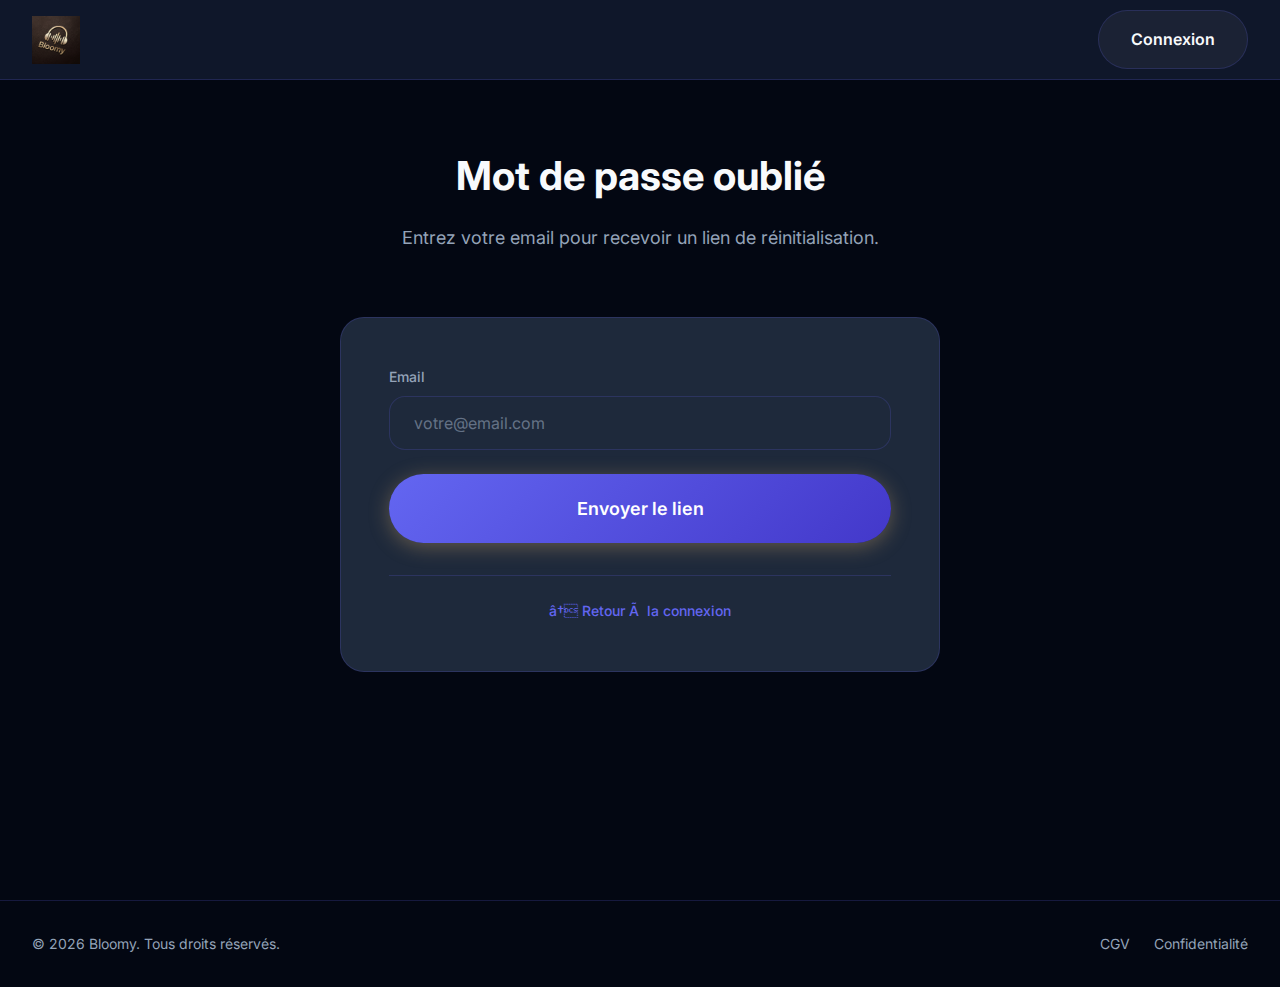
<file: reset-password.html>
﻿<!DOCTYPE html>
<html lang="fr">

<head>
    <meta charset="UTF-8">
    <meta name="viewport" content="width=device-width, initial-scale=1.0">
    <meta name="description" content="Réinitialisez votre mot de passe Bloomy.">
    <title>Mot de passe oublié | Bloomy</title>
    <link rel="preconnect" href="https://fonts.googleapis.com">
    <link rel="preconnect" href="https://fonts.gstatic.com" crossorigin>
    <link href="https://fonts.googleapis.com/css2?family=Inter:wght@300;400;500;600;700;800&display=swap"
        rel="stylesheet">
    <link rel="stylesheet" href="css/styles.css">
    <link rel="stylesheet" href="css/pages.css">
    <link rel="stylesheet" href="css/dashboard.css">
</head>

<body>
    <header class="header header--solid" id="header">
        <div class="header__container">
            <a href="index.html" class="header__logo">
                <img src="images/logo.png" alt="Bloomy" class="header__logo-img" style="height: 48px; width: auto;">
            </a>
            <a href="account.html" class="btn btn--ghost">Connexion</a>
        </div>
    </header>

    <main class="page">
        <div class="page__container">
            <div class="page__header">
                <h1 class="page__title">Mot de passe oublié</h1>
                <p class="page__subtitle">Entrez votre email pour recevoir un lien de réinitialisation.</p>
            </div>

            <!-- Step 1: Request Reset -->
            <div id="step-request">
                <div class="alert alert--success" id="success-alert" style="display: none;">
                    <svg width="20" height="20" viewBox="0 0 24 24" fill="none" stroke="currentColor" stroke-width="2">
                        <polyline points="20 6 9 17 4 12" />
                    </svg>
                    <span id="success-message"></span>
                </div>

                <div class="alert alert--error" id="error-alert" style="display: none;">
                    <svg width="20" height="20" viewBox="0 0 24 24" fill="none" stroke="currentColor" stroke-width="2">
                        <circle cx="12" cy="12" r="10" />
                        <line x1="15" y1="9" x2="9" y2="15" />
                        <line x1="9" y1="9" x2="15" y2="15" />
                    </svg>
                    <span id="error-message"></span>
                </div>

                <div class="auth-card">
                    <form id="request-form">
                        <div class="form-group">
                            <label for="email">Email</label>
                            <input type="email" id="email" placeholder="votre@email.com" required autocomplete="email">
                        </div>
                        <button type="submit" class="btn btn--primary btn--large" style="width: 100%;">
                            Envoyer le lien
                        </button>
                    </form>

                    <div class="auth-card__footer">
                        <a href="account.html">â† Retour Ã  la connexion</a>
                    </div>
                </div>
            </div>

            <!-- Step 2: Reset Password (simulated - normally this would be a separate page accessed via email link) -->
            <div id="step-reset" style="display: none;">
                <div class="alert alert--info"
                    style="background: rgba(59, 130, 246, 0.1); border: 1px solid rgba(59, 130, 246, 0.3); color: #3b82f6; display: flex; align-items: center; gap: var(--spacing-md); padding: var(--spacing-md) var(--spacing-lg); border-radius: var(--radius-lg); margin-bottom: var(--spacing-lg); font-size: var(--font-size-sm);">
                    <svg width="20" height="20" viewBox="0 0 24 24" fill="none" stroke="currentColor" stroke-width="2">
                        <circle cx="12" cy="12" r="10" />
                        <line x1="12" y1="16" x2="12" y2="12" />
                        <line x1="12" y1="8" x2="12.01" y2="8" />
                    </svg>
                    <span>Demo: En production, cette étape serait accessible uniquement via le lien envoyé par
                        email.</span>
                </div>

                <div class="auth-card">
                    <form id="reset-form">
                        <div class="form-group">
                            <label for="new-password">Nouveau mot de passe</label>
                            <input type="password" id="new-password" placeholder="Min. 8 caractères" required
                                minlength="8">
                        </div>
                        <div class="form-group">
                            <label for="confirm-password">Confirmer le mot de passe</label>
                            <input type="password" id="confirm-password" placeholder="â€¢â€¢â€¢â€¢â€¢â€¢â€¢â€¢"
                                required>
                        </div>
                        <button type="submit" class="btn btn--primary btn--large" style="width: 100%;">
                            Réinitialiser le mot de passe
                        </button>
                    </form>
                </div>
            </div>

            <!-- Step 3: Success -->
            <div id="step-success" style="display: none;">
                <div class="auth-card" style="text-align: center;">
                    <div
                        style="width: 64px; height: 64px; background: rgba(34, 197, 94, 0.1); border-radius: 50%; display: flex; align-items: center; justify-content: center; margin: 0 auto var(--spacing-xl);">
                        <svg width="32" height="32" viewBox="0 0 24 24" fill="none" stroke="#22c55e" stroke-width="2">
                            <polyline points="20 6 9 17 4 12" />
                        </svg>
                    </div>
                    <h2 style="font-size: var(--font-size-xl); margin-bottom: var(--spacing-md);">Mot de passe mis Ã 
                        jour !</h2>
                    <p style="color: var(--color-text-secondary); margin-bottom: var(--spacing-xl);">
                        Votre mot de passe a été changé avec succès. Vous pouvez maintenant vous connecter.
                    </p>
                    <a href="account.html" class="btn btn--primary btn--large" style="width: 100%;">
                        Se connecter
                    </a>
                </div>
            </div>
        </div>
    </main>

    <footer class="footer footer--simple">
        <div class="footer__container">
            <p class="footer__copyright">© 2026 Bloomy. Tous droits réservés.</p>
            <div class="footer__links-inline">
                <a href="cgv.html">CGV</a>
                <a href="privacy.html">Confidentialité</a>
            </div>
        </div>
    </footer>

    <script src="js/auth.js"></script>
    <script>
        // Elements
        const stepRequest = document.getElementById('step-request');
        const stepReset = document.getElementById('step-reset');
        const stepSuccess = document.getElementById('step-success');
        const requestForm = document.getElementById('request-form');
        const resetForm = document.getElementById('reset-form');
        const errorAlert = document.getElementById('error-alert');
        const errorMessage = document.getElementById('error-message');
        const successAlert = document.getElementById('success-alert');
        const successMessage = document.getElementById('success-message');

        let resetToken = null;

        // Request password reset
        requestForm.addEventListener('submit', async (e) => {
            e.preventDefault();

            const email = document.getElementById('email').value;
            const result = BloomyAuth.requestPasswordReset(email);

            if (result.success) {
                successMessage.textContent = result.message;
                successAlert.style.display = 'flex';
                errorAlert.style.display = 'none';

                // For demo purposes, show the reset step
                if (result._demoToken) {
                    resetToken = result._demoToken;
                    setTimeout(() => {
                        stepRequest.style.display = 'none';
                        stepReset.style.display = 'block';
                    }, 2000);
                }
            } else {
                errorMessage.textContent = result.error;
                errorAlert.style.display = 'flex';
                successAlert.style.display = 'none';
            }
        });

        // Reset password
        resetForm.addEventListener('submit', (e) => {
            e.preventDefault();

            const newPassword = document.getElementById('new-password').value;
            const confirmPassword = document.getElementById('confirm-password').value;

            if (newPassword !== confirmPassword) {
                alert('Les mots de passe ne correspondent pas.');
                return;
            }

            const result = BloomyAuth.resetPassword(resetToken, newPassword);

            if (result.success) {
                stepReset.style.display = 'none';
                stepSuccess.style.display = 'block';
            } else {
                alert(result.error);
            }
        });
    </script>
</body>

</html>
</file>
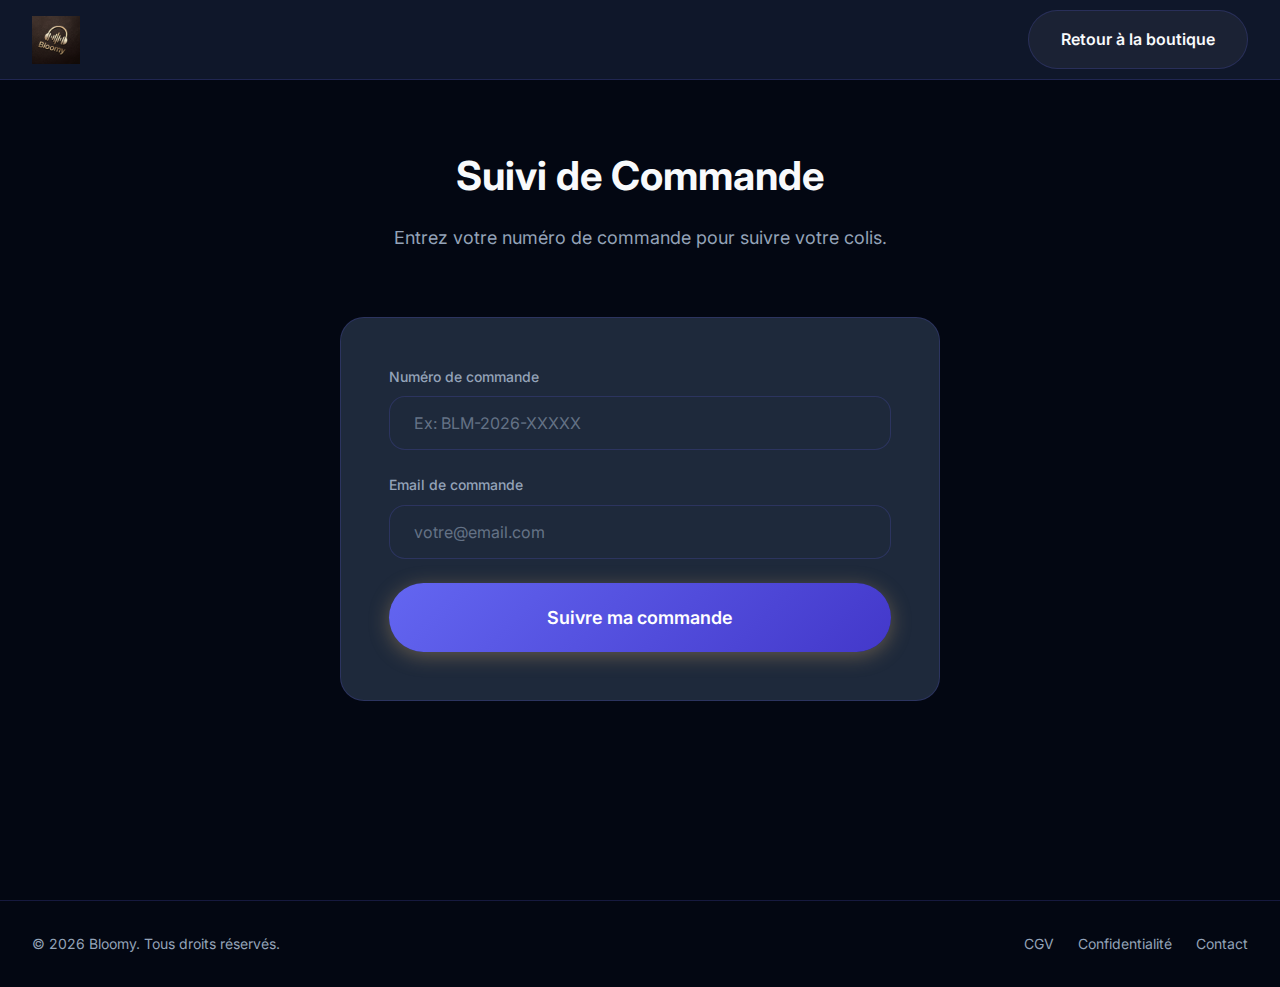
<file: tracking.html>
﻿<!DOCTYPE html>
<html lang="fr">

<head>
    <meta charset="UTF-8">
    <meta name="viewport" content="width=device-width, initial-scale=1.0">
    <meta name="description" content="Suivez l'état de votre commande Bloomy en temps réel.">
    <title>Suivi de Commande | Bloomy</title>
    <link rel="preconnect" href="https://fonts.googleapis.com">
    <link rel="preconnect" href="https://fonts.gstatic.com" crossorigin>
    <link href="https://fonts.googleapis.com/css2?family=Inter:wght@300;400;500;600;700;800&display=swap"
        rel="stylesheet">
    <link rel="stylesheet" href="css/styles.css">
    <link rel="stylesheet" href="css/pages.css">
</head>

<body>
    <!-- Header -->
    <header class="header header--solid" id="header">
        <div class="header__container">
            <a href="index.html" class="header__logo">
                <img src="images/logo.png" alt="Bloomy" class="header__logo-img" style="height: 48px; width: auto;">
            </a>
            <a href="index.html" class="btn btn--ghost">Retour à la boutique</a>
        </div>
    </header>

    <main class="page">
        <div class="page__container">
            <div class="page__header">
                <h1 class="page__title">Suivi de Commande</h1>
                <p class="page__subtitle">Entrez votre numéro de commande pour suivre votre colis.</p>
            </div>

            <!-- Tracking Form -->
            <div class="tracking-form" id="tracking-form">
                <div class="form-group">
                    <label for="order-number">Numéro de commande</label>
                    <input type="text" id="order-number" placeholder="Ex: BLM-2026-XXXXX" required>
                </div>
                <div class="form-group">
                    <label for="order-email">Email de commande</label>
                    <input type="email" id="order-email" placeholder="votre@email.com" required>
                </div>
                <button class="btn btn--primary btn--large" id="track-btn" style="width: 100%;">
                    Suivre ma commande
                </button>
            </div>

            <!-- Tracking Result (Hidden by default) -->
            <div class="tracking-result" id="tracking-result" style="display: none;">
                <div class="tracking-result__header">
                    <div class="tracking-result__order">
                        <span class="tracking-result__label">Commande</span>
                        <span class="tracking-result__value" id="result-order-number">BLM-2026-12345</span>
                    </div>
                    <div class="tracking-result__status tracking-result__status--shipped">
                        En cours de livraison
                    </div>
                </div>

                <div class="tracking-timeline">
                    <div class="tracking-step tracking-step--completed">
                        <div class="tracking-step__icon">
                            <svg width="20" height="20" viewBox="0 0 24 24" fill="none" stroke="currentColor"
                                stroke-width="2">
                                <polyline points="20 6 9 17 4 12" />
                            </svg>
                        </div>
                        <div class="tracking-step__content">
                            <h4>Commande confirmée</h4>
                            <p>Votre commande a été reçue et confirmée.</p>
                            <span class="tracking-step__date">14 Jan 2026 - 10:30</span>
                        </div>
                    </div>

                    <div class="tracking-step tracking-step--completed">
                        <div class="tracking-step__icon">
                            <svg width="20" height="20" viewBox="0 0 24 24" fill="none" stroke="currentColor"
                                stroke-width="2">
                                <polyline points="20 6 9 17 4 12" />
                            </svg>
                        </div>
                        <div class="tracking-step__content">
                            <h4>En préparation</h4>
                            <p>Votre commande est en cours de préparation.</p>
                            <span class="tracking-step__date">14 Jan 2026 - 14:15</span>
                        </div>
                    </div>

                    <div class="tracking-step tracking-step--completed">
                        <div class="tracking-step__icon">
                            <svg width="20" height="20" viewBox="0 0 24 24" fill="none" stroke="currentColor"
                                stroke-width="2">
                                <polyline points="20 6 9 17 4 12" />
                            </svg>
                        </div>
                        <div class="tracking-step__content">
                            <h4>Expédié</h4>
                            <p>Votre colis a été remis au transporteur.</p>
                            <span class="tracking-step__date">15 Jan 2026 - 09:00</span>
                        </div>
                    </div>

                    <div class="tracking-step tracking-step--active">
                        <div class="tracking-step__icon">
                            <div class="tracking-step__pulse"></div>
                        </div>
                        <div class="tracking-step__content">
                            <h4>En cours de livraison</h4>
                            <p>Votre colis est en route vers vous.</p>
                            <span class="tracking-step__date">Livraison prévue : 18-19 Jan 2026</span>
                        </div>
                    </div>

                    <div class="tracking-step">
                        <div class="tracking-step__icon">
                            <svg width="20" height="20" viewBox="0 0 24 24" fill="none" stroke="currentColor"
                                stroke-width="2">
                                <path d="M3 9l9-7 9 7v11a2 2 0 0 1-2 2H5a2 2 0 0 1-2-2z" />
                                <polyline points="9 22 9 12 15 12 15 22" />
                            </svg>
                        </div>
                        <div class="tracking-step__content">
                            <h4>Livré</h4>
                            <p>Votre colis a été livré.</p>
                        </div>
                    </div>
                </div>

                <div class="tracking-carrier">
                    <div class="tracking-carrier__info">
                        <span class="tracking-carrier__label">Numéro de suivi transporteur</span>
                        <span class="tracking-carrier__number">1Z999AA10123456784</span>
                    </div>
                    <a href="#" class="btn btn--ghost">Suivre sur le site du transporteur</a>
                </div>

                <button class="btn btn--ghost" id="new-search" style="width: 100%; margin-top: var(--spacing-xl);">
                    Suivre une autre commande
                </button>
            </div>
        </div>
    </main>

    <!-- Footer -->
    <footer class="footer footer--simple">
        <div class="footer__container">
            <p class="footer__copyright">© 2026 Bloomy. Tous droits réservés.</p>
            <div class="footer__links-inline">
                <a href="cgv.html">CGV</a>
                <a href="privacy.html">Confidentialité</a>
                <a href="contact.html">Contact</a>
            </div>
        </div>
    </footer>

    <script>
        // Demo tracking functionality
        const trackingForm = document.getElementById('tracking-form');
        const trackingResult = document.getElementById('tracking-result');
        const trackBtn = document.getElementById('track-btn');
        const newSearchBtn = document.getElementById('new-search');
        const orderNumberInput = document.getElementById('order-number');
        const resultOrderNumber = document.getElementById('result-order-number');

        trackBtn.addEventListener('click', () => {
            const orderNumber = orderNumberInput.value.trim();
            if (orderNumber) {
                resultOrderNumber.textContent = orderNumber || 'BLM-2026-12345';
                trackingForm.style.display = 'none';
                trackingResult.style.display = 'block';
            }
        });

        newSearchBtn.addEventListener('click', () => {
            trackingForm.style.display = 'block';
            trackingResult.style.display = 'none';
            orderNumberInput.value = '';
        });
    </script>
</body>

</html>
</file>
<file: css/styles.css>
/* =====================================================
   BLOOMY - Premium E-commerce Styles
   ===================================================== */

/* CSS Variables */
:root {
    --color-bg: #030712;
    --color-bg-secondary: #0f172a;
    --color-bg-card: #1e293b;
    --color-text: #f8fafc;
    --color-text-secondary: #94a3b8;
    --color-accent: #6366f1;
    --color-accent-light: #818cf8;
    --color-accent-gradient: linear-gradient(135deg, #6366f1 0%, #4338ca 100%);
    --color-success: #22c55e;
    --color-border: rgba(99, 102, 241, 0.2);

    --font-family: 'Inter', -apple-system, BlinkMacSystemFont, sans-serif;
    --font-size-xs: 0.75rem;
    --font-size-sm: 0.875rem;
    --font-size-base: 1rem;
    --font-size-lg: 1.125rem;
    --font-size-xl: 1.25rem;
    --font-size-2xl: 1.5rem;
    --font-size-3xl: 2rem;
    --font-size-4xl: 2.5rem;
    --font-size-5xl: 3.5rem;
    --font-size-6xl: 4.5rem;

    --spacing-xs: 0.25rem;
    --spacing-sm: 0.5rem;
    --spacing-md: 1rem;
    --spacing-lg: 1.5rem;
    --spacing-xl: 2rem;
    --spacing-2xl: 3rem;
    --spacing-3xl: 4rem;
    --spacing-4xl: 6rem;

    --radius-sm: 0.375rem;
    --radius-md: 0.5rem;
    --radius-lg: 1rem;
    --radius-xl: 1.5rem;
    --radius-full: 9999px;

    --transition-fast: 150ms ease;
    --transition-base: 250ms ease;
    --transition-slow: 400ms ease;

    --header-height: 80px;
    --container-max: 1400px;
}

[data-theme="light"] {
    --color-bg: #ffffff;
    --color-bg-secondary: #f8fafc;
    --color-bg-card: #ffffff;
    --color-text: #0f172a;
    --color-text-secondary: #64748b;
    --color-border: rgba(99, 102, 241, 0.15);
    /* Keep accent colors as is */

}

/* Reset & Base */
*,
*::before,
*::after {
    box-sizing: border-box;
    margin: 0;
    padding: 0;
}

html {
    scroll-behavior: smooth;
}

body {
    font-family: var(--font-family);
    font-size: var(--font-size-base);
    line-height: 1.6;
    color: var(--color-text);
    background: var(--color-bg);
    -webkit-font-smoothing: antialiased;
    overflow-x: hidden;
}

a {
    color: inherit;
    text-decoration: none;
}

button {
    font-family: inherit;
    cursor: pointer;
    border: none;
    background: none;
}

ul,
ol {
    list-style: none;
}

img,
svg {
    display: block;
    max-width: 100%;
}

/* Utilities */
.container {
    max-width: var(--container-max);
    margin: 0 auto;
    padding: 0 var(--spacing-xl);
}

/* Buttons */
.btn {
    display: inline-flex;
    align-items: center;
    justify-content: center;
    gap: var(--spacing-sm);
    padding: var(--spacing-md) var(--spacing-xl);
    font-size: var(--font-size-base);
    font-weight: 600;
    border-radius: var(--radius-full);
    transition: all var(--transition-base);
}

.btn--primary {
    background: var(--color-accent-gradient);
    color: white;
    box-shadow: 0 4px 20px rgba(201, 160, 102, 0.4);
}

.btn--primary:hover {
    transform: translateY(-2px);
    box-shadow: 0 8px 30px rgba(201, 160, 102, 0.5);
}

.btn--ghost {
    background: rgba(255, 255, 255, 0.05);
    color: var(--color-text);
    border: 1px solid var(--color-border);
}

.btn--ghost:hover {
    background: rgba(255, 255, 255, 0.1);
}

.btn--large {
    padding: var(--spacing-lg) var(--spacing-2xl);
    font-size: var(--font-size-lg);
}

.btn--xlarge {
    padding: var(--spacing-lg) var(--spacing-3xl);
    font-size: var(--font-size-lg);
    width: 100%;
}

/* Header */
.header {
    position: fixed;
    top: 0;
    left: 0;
    right: 0;
    z-index: 1000;
    height: var(--header-height);
    background: transparent;
    transition: background var(--transition-base), backdrop-filter var(--transition-base);
}

.header.scrolled {
    background: rgba(5, 5, 5, 0.9);
    backdrop-filter: blur(20px);
    border-bottom: 1px solid var(--color-border);
}

.header__container {
    display: flex;
    align-items: center;
    justify-content: space-between;
    max-width: var(--container-max);
    margin: 0 auto;
    padding: 0 var(--spacing-xl);
    height: 100%;
}

.header__logo {
    display: flex;
    align-items: center;
    gap: var(--spacing-sm);
}

.header__logo-icon {
    width: 36px;
    height: 36px;
    color: var(--color-accent);
}

.header__logo-text {
    font-size: var(--font-size-xl);
    font-weight: 700;
}

.header__nav {
    display: flex;
    gap: var(--spacing-xl);
}

.header__nav-link {
    font-size: var(--font-size-sm);
    color: var(--color-text-secondary);
    transition: color var(--transition-fast);
}

.header__nav-link:hover {
    color: var(--color-text);
}

.header__actions {
    display: flex;
    align-items: center;
    gap: var(--spacing-lg);
}

.header__cart {
    position: relative;
    padding: var(--spacing-sm);
    color: var(--color-text-secondary);
    transition: color var(--transition-fast);
}

.header__cart:hover {
    color: var(--color-text);
}

.header__cart-count {
    position: absolute;
    top: -4px;
    right: -4px;
    width: 18px;
    height: 18px;
    background: var(--color-accent);
    border-radius: var(--radius-full);
    font-size: 10px;
    font-weight: 600;
    display: flex;
    align-items: center;
    justify-content: center;
}

.header__account {
    display: flex;
    align-items: center;
    gap: var(--spacing-sm);
    color: var(--color-text-secondary);
    transition: color var(--transition-fast);
}

.header__account:hover {
    color: var(--color-text);
}

.header__account-text {
    font-size: var(--font-size-sm);
}

.header__menu-toggle {
    display: none;
    flex-direction: column;
    gap: 5px;
    padding: 10px;
}

.header__menu-toggle span {
    width: 24px;
    height: 2px;
    background: var(--color-text);
}

@media (max-width: 768px) {

    .header__nav,
    .header__account-text {
        display: none;
    }

    .header__menu-toggle {
        display: flex;
    }
}

/* Mobile Menu */
.mobile-menu {
    position: fixed;
    top: var(--header-height);
    left: 0;
    right: 0;
    background: var(--color-bg-secondary);
    padding: var(--spacing-xl);
    transform: translateY(-100%);
    opacity: 0;
    visibility: hidden;
    transition: all var(--transition-base);
    z-index: 999;
}

.mobile-menu.active {
    transform: translateY(0);
    opacity: 1;
    visibility: visible;
}

.mobile-menu__nav {
    display: flex;
    flex-direction: column;
    gap: var(--spacing-lg);
}

.mobile-menu__link {
    font-size: var(--font-size-lg);
    padding: var(--spacing-sm) 0;
}

/* Hero Section */
.hero {
    position: relative;
    min-height: 100vh;
    display: flex;
    align-items: center;
    padding: calc(var(--header-height) + var(--spacing-3xl)) var(--spacing-xl) var(--spacing-3xl);
    overflow: hidden;
}

.hero__background {
    position: absolute;
    inset: 0;
    z-index: -1;
}

.hero__gradient {
    position: absolute;
    inset: 0;
    background: radial-gradient(ellipse 80% 50% at 50% 0%, rgba(201, 160, 102, 0.15), transparent),
        radial-gradient(ellipse 60% 40% at 80% 60%, rgba(79, 70, 229, 0.1), transparent);
}

.hero__content {
    flex: 1;
    max-width: 600px;
    display: flex;
    flex-direction: column;
    gap: var(--spacing-xl);
}

.hero__badge {
    display: inline-flex;
    align-items: center;
    gap: var(--spacing-sm);
    padding: var(--spacing-sm) var(--spacing-md);
    background: rgba(201, 160, 102, 0.15);
    border: 1px solid rgba(201, 160, 102, 0.3);
    border-radius: var(--radius-full);
    font-size: var(--font-size-sm);
    font-weight: 500;
    color: var(--color-accent-light);
    width: fit-content;
}

.hero__badge-dot {
    width: 8px;
    height: 8px;
    background: var(--color-accent);
    border-radius: var(--radius-full);
    animation: pulse 2s infinite;
}

@keyframes pulse {

    0%,
    100% {
        opacity: 1;
    }

    50% {
        opacity: 0.5;
    }
}

.hero__title {
    font-size: clamp(var(--font-size-4xl), 8vw, var(--font-size-6xl));
    font-weight: 800;
    line-height: 1.1;
}

.hero__title-line {
    display: block;
}

.hero__title-line--accent {
    background: var(--color-accent-gradient);
    -webkit-background-clip: text;
    -webkit-text-fill-color: transparent;
    background-clip: text;
}

.hero__description {
    font-size: var(--font-size-lg);
    color: var(--color-text-secondary);
    max-width: 500px;
}

.hero__cta {
    display: flex;
    flex-wrap: wrap;
    gap: var(--spacing-md);
}

.hero__stats {
    display: flex;
    align-items: center;
    gap: var(--spacing-xl);
    margin-top: var(--spacing-xl);
}

.hero__stat {
    text-align: center;
}

.hero__stat-value {
    display: block;
    font-size: var(--font-size-2xl);
    font-weight: 700;
}

.hero__stat-label {
    font-size: var(--font-size-sm);
    color: var(--color-text-secondary);
}

.hero__stat-divider {
    width: 1px;
    height: 40px;
    background: var(--color-border);
}

.hero__product {
    flex: 1;
    display: flex;
    align-items: center;
    justify-content: center;
}

.hero__product-img {
    max-width: 100%;
    height: auto;
    transition: opacity 0.3s ease;
    filter: drop-shadow(0 20px 40px rgba(0, 0, 0, 0.3));
}

.hero__product-glow {
    position: absolute;
    width: 400px;
    height: 400px;
    background: radial-gradient(circle, rgba(201, 160, 102, 0.3), transparent 70%);
    filter: blur(60px);
    pointer-events: none;
}

.hero__scroll {
    position: absolute;
    bottom: var(--spacing-2xl);
    left: 50%;
    transform: translateX(-50%);
    display: flex;
    flex-direction: column;
    align-items: center;
    gap: var(--spacing-sm);
    color: var(--color-text-secondary);
    font-size: var(--font-size-sm);
}

.hero__scroll-indicator {
    width: 24px;
    height: 40px;
    border: 2px solid var(--color-border);
    border-radius: var(--radius-full);
    position: relative;
}

.hero__scroll-dot {
    position: absolute;
    top: 8px;
    left: 50%;
    transform: translateX(-50%);
    width: 4px;
    height: 8px;
    background: var(--color-accent);
    border-radius: var(--radius-full);
    animation: scrollDown 2s infinite;
}

@keyframes scrollDown {

    0%,
    100% {
        top: 8px;
        opacity: 1;
    }

    50% {
        top: 20px;
        opacity: 0.3;
    }
}

/* Product Placeholder */
.product-placeholder {
    position: relative;
    width: 350px;
    height: 350px;
}

.product-placeholder__case {
    position: absolute;
    top: 50%;
    left: 50%;
    transform: translate(-50%, -50%);
    width: 180px;
    height: 200px;
    background: linear-gradient(145deg, #1a1a1a, #0a0a0a);
    border-radius: 40px;
    box-shadow: 0 20px 60px rgba(0, 0, 0, 0.5), inset 0 1px 1px rgba(255, 255, 255, 0.1);
    display: flex;
    align-items: center;
    justify-content: center;
}

.product-placeholder__screen {
    width: 100px;
    height: 100px;
    background: linear-gradient(135deg, #1e1e1e, #0f0f0f);
    border-radius: 20px;
    display: flex;
    flex-direction: column;
    align-items: center;
    justify-content: center;
    gap: 8px;
    box-shadow: inset 0 0 20px rgba(201, 160, 102, 0.2);
    animation: screenGlow 3s infinite;
}

@keyframes screenGlow {

    0%,
    100% {
        box-shadow: inset 0 0 20px rgba(201, 160, 102, 0.2);
    }

    50% {
        box-shadow: inset 0 0 30px rgba(201, 160, 102, 0.4);
    }
}

.product-placeholder__time {
    font-size: var(--font-size-lg);
    font-weight: 600;
}

.product-placeholder__icons {
    display: flex;
    gap: 8px;
    font-size: 14px;
}

.product-placeholder__earbuds {
    position: absolute;
    bottom: 40px;
    left: 50%;
    transform: translateX(-50%);
    display: flex;
    gap: 120px;
}

.product-placeholder__earbud {
    width: 24px;
    height: 36px;
    background: linear-gradient(145deg, #2a2a2a, #1a1a1a);
    border-radius: 12px 12px 8px 8px;
    box-shadow: 0 4px 15px rgba(0, 0, 0, 0.4);
}

@media (max-width: 1024px) {
    .hero {
        flex-direction: column;
        text-align: center;
        padding-top: calc(var(--header-height) + var(--spacing-2xl));
    }

    .hero__content {
        align-items: center;
    }

    .hero__stats {
        justify-content: center;
    }

    .hero__product {
        margin-top: var(--spacing-2xl);
    }

    .product-placeholder {
        width: 280px;
        height: 280px;
    }

    .product-placeholder__case {
        width: 140px;
        height: 160px;
    }

    .product-placeholder__screen {
        width: 80px;
        height: 80px;
    }
}

/* Feature Sections */
.feature {
    padding: var(--spacing-4xl) var(--spacing-xl);
}

.feature__container {
    display: grid;
    grid-template-columns: 1fr 1fr;
    gap: var(--spacing-4xl);
    max-width: var(--container-max);
    margin: 0 auto;
    align-items: center;
}

.feature--reverse .feature__container {
    direction: rtl;
}

.feature--reverse .feature__container>* {
    direction: ltr;
}

.feature__content {
    display: flex;
    flex-direction: column;
    gap: var(--spacing-lg);
}

.feature__label {
    font-size: var(--font-size-sm);
    font-weight: 600;
    text-transform: uppercase;
    letter-spacing: 0.1em;
    color: var(--color-accent);
}

.feature__title {
    font-size: clamp(var(--font-size-3xl), 5vw, var(--font-size-4xl));
    font-weight: 700;
    line-height: 1.2;
}

.feature__description {
    font-size: var(--font-size-lg);
    color: var(--color-text-secondary);
}

.feature__list {
    display: flex;
    flex-direction: column;
    gap: var(--spacing-md);
    margin-top: var(--spacing-md);
}

.feature__list-item {
    display: flex;
    align-items: center;
    gap: var(--spacing-lg);
    padding: var(--spacing-sm) 0;
    border-bottom: 1px solid rgba(255, 255, 255, 0.1);
}

.feature__list-item:last-child {
    border-bottom: none;
}

.feature__list-icon {
    width: 48px;
    height: 48px;
    flex-shrink: 0;
    display: flex;
    align-items: center;
    justify-content: center;
    background: rgba(201, 160, 102, 0.1);
    border-radius: var(--radius-md);
    color: var(--color-accent);
}

.feature__list-text strong {
    display: block;
    font-weight: 600;
}

.feature__list-text span {
    font-size: var(--font-size-sm);
    color: var(--color-text-secondary);
}

.feature__visual {
    display: flex;
    align-items: center;
    justify-content: center;
}

.feature__image-wrapper {
    position: relative;
    width: 100%;
    max-width: 500px;
}

.feature__image {
    aspect-ratio: 1;
    background: var(--color-bg-card);
    border-radius: var(--radius-xl);
    overflow: hidden;
    display: flex;
    align-items: center;
    justify-content: center;
    border: 1px solid var(--color-border);
}

/* Screen Demo */
.screen-demo {
    width: 200px;
    height: 220px;
    background: linear-gradient(145deg, #1a1a1a, #0a0a0a);
    border-radius: 30px;
    padding: 20px;
}

.screen-demo__display {
    width: 100%;
    height: 160px;
    background: #0f0f0f;
    border-radius: 20px;
    padding: 15px;
    display: flex;
    flex-direction: column;
    justify-content: space-between;
}

.screen-demo__now-playing {
    display: flex;
    align-items: center;
    gap: 10px;
}

.screen-demo__album {
    width: 40px;
    height: 40px;
    background: var(--color-accent-gradient);
    border-radius: 8px;
}

.screen-demo__title {
    display: block;
    font-size: 12px;
    font-weight: 600;
}

.screen-demo__artist {
    font-size: 10px;
    color: var(--color-text-secondary);
}

.screen-demo__progress {
    height: 4px;
    background: #2a2a2a;
    border-radius: 2px;
    overflow: hidden;
}

.screen-demo__progress-bar {
    width: 60%;
    height: 100%;
    background: var(--color-accent);
    animation: progress 3s infinite;
}

@keyframes progress {
    0% {
        width: 0%;
    }

    100% {
        width: 100%;
    }
}

.screen-demo__controls {
    display: flex;
    justify-content: center;
    gap: 20px;
    font-size: 20px;
}

.screen-demo__play {
    color: var(--color-accent);
}

/* Freedom Visual */
.freedom-visual {
    display: flex;
    flex-direction: column;
    align-items: center;
    gap: 30px;
    padding: 40px;
    width: 100%;
    height: 100%;
}

.freedom-visual__battery {
    width: 200px;
    height: 80px;
    background: #1a1a1a;
    border-radius: 20px;
    position: relative;
    overflow: hidden;
    display: flex;
    align-items: center;
    justify-content: center;
}

.freedom-visual__battery-level {
    position: absolute;
    left: 0;
    top: 0;
    bottom: 0;
    width: 90%;
    background: linear-gradient(90deg, var(--color-success), #86efac);
    animation: batteryPulse 2s infinite;
}

@keyframes batteryPulse {

    0%,
    100% {
        opacity: 0.8;
    }

    50% {
        opacity: 1;
    }
}

.freedom-visual__battery-text {
    position: relative;
    font-size: 28px;
    font-weight: 700;
    z-index: 1;
}

.freedom-visual__icons {
    display: flex;
    gap: 20px;
}

.freedom-visual__icon {
    display: flex;
    align-items: center;
    gap: 8px;
    padding: 12px 20px;
    background: var(--color-bg-card);
    border-radius: var(--radius-lg);
    font-size: var(--font-size-sm);
    font-weight: 600;
}

.freedom-visual__icon svg {
    color: var(--color-accent);
}

@media (max-width: 900px) {
    .feature__container {
        grid-template-columns: 1fr;
        gap: var(--spacing-2xl);
    }

    .feature--reverse .feature__container {
        direction: ltr;
    }

    .feature__visual {
        order: -1;
    }
}

/* Feature Full Width */
.feature-full {
    padding: var(--spacing-4xl) var(--spacing-xl);
    position: relative;
    overflow: hidden;
}

.feature-full__background {
    position: absolute;
    inset: 0;
    z-index: -1;
}

.sound-waves {
    position: absolute;
    inset: 0;
    display: flex;
    align-items: center;
    justify-content: center;
}

.sound-wave {
    position: absolute;
    width: 300px;
    height: 300px;
    border-radius: 50%;
    border: 1px solid rgba(201, 160, 102, 0.2);
    animation: soundWave 3s infinite;
}

.sound-wave:nth-child(2) {
    animation-delay: 1s;
}

.sound-wave:nth-child(3) {
    animation-delay: 2s;
}

@keyframes soundWave {
    0% {
        transform: scale(1);
        opacity: 0.5;
    }

    100% {
        transform: scale(3);
        opacity: 0;
    }
}

.feature-full__container {
    max-width: var(--container-max);
    margin: 0 auto;
    position: relative;
    z-index: 1;
}

.feature-full__header {
    text-align: center;
    margin-bottom: var(--spacing-3xl);
}

.feature-full__title {
    font-size: clamp(var(--font-size-3xl), 5vw, var(--font-size-4xl));
    font-weight: 700;
    margin-bottom: var(--spacing-md);
}

.feature-full__subtitle {
    font-size: var(--font-size-lg);
    color: var(--color-text-secondary);
    max-width: 600px;
    margin: 0 auto;
}

.feature-full__grid {
    display: grid;
    grid-template-columns: repeat(3, 1fr);
    gap: var(--spacing-xl);
}

.feature-card {
    padding: var(--spacing-xl) 0;
    text-align: center;
    transition: all var(--transition-base);
    position: relative;
}

.feature-card::after {
    content: '';
    position: absolute;
    bottom: 0;
    left: 50%;
    transform: translateX(-50%);
    width: 40px;
    height: 1px;
    background: var(--color-accent);
    opacity: 0.5;
}

.feature-card:hover {
    transform: translateY(-5px);
}

.feature-card:hover::after {
    width: 80px;
    opacity: 1;
    transition: all 0.3s;
}

.feature-card:hover {
    transform: translateY(-8px);
    border-color: var(--color-accent);
}

.feature-card__icon {
    margin-bottom: var(--spacing-lg);
    color: var(--color-accent);
}

.feature-card__icon svg {
    margin: 0 auto;
}

.feature-card__title {
    font-size: var(--font-size-xl);
    font-weight: 600;
    margin-bottom: var(--spacing-sm);
}

.feature-card__description {
    color: var(--color-text-secondary);
}

@media (max-width: 768px) {
    .feature-full__grid {
        grid-template-columns: 1fr;
    }
}

/* Specs */
.specs {
    padding: var(--spacing-4xl) var(--spacing-xl);
    background: var(--color-bg-secondary);
}

.specs__container {
    max-width: var(--container-max);
    margin: 0 auto;
}

.specs__header {
    text-align: center;
    margin-bottom: var(--spacing-3xl);
}

.specs__title {
    font-size: clamp(var(--font-size-3xl), 5vw, var(--font-size-4xl));
    font-weight: 700;
}

.specs__grid {
    display: grid;
    grid-template-columns: repeat(4, 1fr);
    gap: var(--spacing-xl);
}

.specs__card {
    padding: var(--spacing-xl) 0;
    /* Removed background and border for cleaner look */
}

.specs__card-header {
    display: flex;
    align-items: center;
    gap: var(--spacing-sm);
    margin-bottom: var(--spacing-lg);
    color: var(--color-accent);
}

.specs__card-header h3 {
    font-size: var(--font-size-lg);
    color: var(--color-text);
}

.specs__list {
    display: flex;
    flex-direction: column;
    gap: var(--spacing-sm);
}

.specs__list li {
    display: flex;
    justify-content: space-between;
    padding: var(--spacing-sm) 0;
    border-bottom: 1px solid var(--color-border);
    font-size: var(--font-size-sm);
}

.specs__list li:last-child {
    border-bottom: none;
}

.specs__list li span:first-child {
    color: var(--color-text-secondary);
}

@media (max-width: 1024px) {
    .specs__grid {
        grid-template-columns: repeat(2, 1fr);
    }
}

@media (max-width: 600px) {
    .specs__grid {
        grid-template-columns: 1fr;
    }
}

/* Reviews */
.reviews {
    padding: var(--spacing-4xl) var(--spacing-xl);
}

.reviews__container {
    max-width: var(--container-max);
    margin: 0 auto;
}

.reviews__header {
    text-align: center;
    margin-bottom: var(--spacing-3xl);
}

.reviews__title {
    font-size: clamp(var(--font-size-3xl), 5vw, var(--font-size-4xl));
    font-weight: 700;
    margin-bottom: var(--spacing-lg);
}

.reviews__rating {
    display: flex;
    align-items: center;
    justify-content: center;
    gap: var(--spacing-md);
}

.reviews__stars {
    display: flex;
    color: #fbbf24;
}

.reviews__stars svg {
    width: 24px;
    height: 24px;
}

.reviews__score {
    font-size: var(--font-size-xl);
    font-weight: 700;
}

.reviews__count {
    color: var(--color-text-secondary);
}

.reviews__grid {
    display: grid;
    grid-template-columns: repeat(3, 1fr);
    gap: var(--spacing-xl);
    margin-bottom: var(--spacing-3xl);
}

.review-card {
    padding: var(--spacing-xl) 0;
    /* Minimalist review style */
    border-top: 1px solid rgba(255, 255, 255, 0.05);
}

.review-card__header {
    display: flex;
    align-items: center;
    gap: var(--spacing-md);
    margin-bottom: var(--spacing-md);
}

.review-card__avatar {
    width: 48px;
    height: 48px;
    background: var(--color-accent-gradient);
    border-radius: var(--radius-full);
    display: flex;
    align-items: center;
    justify-content: center;
    font-weight: 600;
}

.review-card__info {
    flex: 1;
}

.review-card__name {
    display: block;
    font-weight: 600;
}

.review-card__location {
    font-size: var(--font-size-sm);
    color: var(--color-text-secondary);
}

.review-card__verified {
    font-size: var(--font-size-xs);
    color: var(--color-success);
}

.review-card__stars {
    color: #fbbf24;
    margin-bottom: var(--spacing-sm);
}

.review-card__text {
    color: var(--color-text-secondary);
    font-style: italic;
}

.reviews__press {
    text-align: center;
    padding-top: var(--spacing-2xl);
    border-top: 1px solid var(--color-border);
}

.reviews__press>span {
    font-size: var(--font-size-sm);
    color: var(--color-text-secondary);
    margin-bottom: var(--spacing-lg);
    display: block;
}

.reviews__press-logos {
    display: flex;
    justify-content: center;
    gap: var(--spacing-2xl);
    flex-wrap: wrap;
}

.press-logo {
    font-size: var(--font-size-lg);
    font-weight: 700;
    color: var(--color-text-secondary);
    opacity: 0.5;
}

@media (max-width: 900px) {
    .reviews__grid {
        grid-template-columns: 1fr;
    }
}

/* CTA Section */
.cta {
    padding: var(--spacing-4xl) var(--spacing-xl);
    background: linear-gradient(180deg, var(--color-bg) 0%, var(--color-bg-secondary) 100%);
}

.cta__container {
    display: grid;
    grid-template-columns: 1fr 1fr;
    gap: var(--spacing-4xl);
    max-width: var(--container-max);
    margin: 0 auto;
    align-items: center;
}

.cta__product {
    position: relative;
    display: flex;
    align-items: center;
    justify-content: center;
}

.cta__product-glow {
    position: absolute;
    width: 300px;
    height: 300px;
    background: radial-gradient(circle, rgba(201, 160, 102, 0.3), transparent);
    filter: blur(60px);
}

.product-showcase {
    position: relative;
    width: 250px;
    height: 280px;
}

.product-showcase__case {
    width: 160px;
    height: 180px;
    background: linear-gradient(145deg, #1a1a1a, #0a0a0a);
    border-radius: 35px;
    margin: 0 auto;
    box-shadow: 0 20px 60px rgba(0, 0, 0, 0.5), inset 0 1px 1px rgba(255, 255, 255, 0.1);
    display: flex;
    align-items: center;
    justify-content: center;
}

.product-showcase__screen {
    width: 90px;
    height: 90px;
    background: linear-gradient(135deg, #1e1e1e, #0f0f0f);
    border-radius: 18px;
    animation: screenGlow 3s infinite;
}

.product-showcase__earbuds {
    display: flex;
    justify-content: center;
    gap: 60px;
    margin-top: -20px;
}

.product-showcase__earbud {
    width: 20px;
    height: 30px;
    background: linear-gradient(145deg, #2a2a2a, #1a1a1a);
    border-radius: 10px 10px 6px 6px;
}

.cta__content {
    display: flex;
    flex-direction: column;
    gap: var(--spacing-xl);
}

.cta__title {
    font-size: clamp(var(--font-size-2xl), 4vw, var(--font-size-3xl));
    font-weight: 700;
}

.cta__product-info {
    background: var(--color-bg-card);
    border-radius: var(--radius-xl);
    padding: var(--spacing-2xl);
    border: 1px solid var(--color-border);
}

.cta__product-name {
    font-size: var(--font-size-xl);
    font-weight: 600;
    margin-bottom: var(--spacing-lg);
}

.cta__features {
    display: flex;
    flex-direction: column;
    gap: var(--spacing-sm);
    margin-bottom: var(--spacing-xl);
}

.cta__features li {
    display: flex;
    align-items: center;
    gap: var(--spacing-sm);
    color: var(--color-text-secondary);
}

.cta__features svg {
    color: var(--color-success);
    flex-shrink: 0;
}

.cta__price {
    margin-bottom: var(--spacing-lg);
}

.cta__price-current {
    font-size: var(--font-size-3xl);
    font-weight: 700;
}

.cta__price-installment {
    display: block;
    font-size: var(--font-size-sm);
    color: var(--color-text-secondary);
    margin-top: 4px;
}

.cta__colors {
    margin-bottom: var(--spacing-xl);
}

.cta__colors-label {
    font-size: var(--font-size-sm);
    color: var(--color-text-secondary);
    margin-bottom: var(--spacing-sm);
    display: block;
}

.cta__color-options {
    display: flex;
    gap: var(--spacing-sm);
}

.cta__color {
    width: 36px;
    height: 36px;
    border-radius: var(--radius-full);
    border: 2px solid transparent;
    cursor: pointer;
    position: relative;
    transition: all var(--transition-fast);
}

.cta__color.active {
    border-color: var(--color-accent);
    transform: scale(1.3);
}

/* Removed checkmark styles */
.cta__color--black {
    background: #1a1a1a;
}

.cta__color--white {
    background: #f5f5f5;
}

.cta__button {
    margin-bottom: var(--spacing-lg);
}

.cta__trust {
    display: flex;
    flex-wrap: wrap;
    gap: var(--spacing-lg);
    justify-content: center;
}

.cta__trust-item {
    display: flex;
    align-items: center;
    gap: var(--spacing-xs);
    font-size: var(--font-size-sm);
    color: var(--color-text-secondary);
}

@media (max-width: 900px) {
    .cta__container {
        grid-template-columns: 1fr;
        text-align: center;
    }

    .cta__product {
        order: -1;
    }
}

/* Footer */
.footer {
    padding: var(--spacing-4xl) var(--spacing-xl) var(--spacing-xl);
    background: var(--color-bg-secondary);
    border-top: 1px solid var(--color-border);
}

.footer__container {
    max-width: var(--container-max);
    margin: 0 auto;
}

.footer__top {
    display: grid;
    grid-template-columns: 1fr 2fr;
    gap: var(--spacing-4xl);
    margin-bottom: var(--spacing-3xl);
}

.footer__logo {
    display: flex;
    align-items: center;
    gap: var(--spacing-sm);
    margin-bottom: var(--spacing-md);
}

.footer__logo-icon {
    width: 32px;
    height: 32px;
    color: var(--color-accent);
}

.footer__logo span {
    font-size: var(--font-size-xl);
    font-weight: 700;
}

.footer__tagline {
    color: var(--color-text-secondary);
}

.footer__links {
    display: grid;
    grid-template-columns: repeat(3, 1fr);
    gap: var(--spacing-2xl);
}

.footer__column h4 {
    font-size: var(--font-size-sm);
    font-weight: 600;
    text-transform: uppercase;
    letter-spacing: 0.1em;
    margin-bottom: var(--spacing-md);
}

.footer__column ul {
    display: flex;
    flex-direction: column;
    gap: var(--spacing-sm);
}

.footer__column a {
    color: var(--color-text-secondary);
    transition: color var(--transition-fast);
}

.footer__column a:hover {
    color: var(--color-text);
}

.footer__social {
    display: flex;
    gap: var(--spacing-md);
}

.footer__social a {
    color: var(--color-text-secondary);
    transition: color var(--transition-fast);
}

.footer__social a:hover {
    color: var(--color-accent);
}

.footer__bottom {
    display: flex;
    justify-content: space-between;
    align-items: center;
    padding-top: var(--spacing-xl);
    border-top: 1px solid var(--color-border);
    flex-wrap: wrap;
    gap: var(--spacing-lg);
}

.footer__payment {
    display: flex;
    align-items: center;
    gap: var(--spacing-md);
}

.footer__payment>span {
    font-size: var(--font-size-sm);
    color: var(--color-text-secondary);
}

.footer__payment-icons {
    display: flex;
    gap: var(--spacing-sm);
}

.payment-icon {
    padding: 4px 8px;
    background: var(--color-bg-card);
    border-radius: var(--radius-sm);
    font-size: var(--font-size-xs);
    font-weight: 600;
}

.footer__copyright {
    font-size: var(--font-size-sm);
    color: var(--color-text-secondary);
}

@media (max-width: 768px) {
    .footer__top {
        grid-template-columns: 1fr;
    }

    .footer__links {
        grid-template-columns: repeat(2, 1fr);
    }

    .footer__bottom {
        flex-direction: column;
        text-align: center;
    }
}

/* Cart Sidebar */
.cart-sidebar {
    position: fixed;
    inset: 0;
    z-index: 2000;
    visibility: hidden;
}

.cart-sidebar.active {
    visibility: visible;
}

.cart-sidebar__overlay {
    position: absolute;
    inset: 0;
    background: rgba(0, 0, 0, 0.7);
    opacity: 0;
    transition: opacity var(--transition-base);
}

.cart-sidebar.active .cart-sidebar__overlay {
    opacity: 1;
}

.cart-sidebar__content {
    position: absolute;
    right: 0;
    top: 0;
    bottom: 0;
    width: 100%;
    max-width: 420px;
    background: var(--color-bg-secondary);
    transform: translateX(100%);
    transition: transform var(--transition-base);
    display: flex;
    flex-direction: column;
}

.cart-sidebar.active .cart-sidebar__content {
    transform: translateX(0);
}

.cart-sidebar__header {
    display: flex;
    justify-content: space-between;
    align-items: center;
    padding: var(--spacing-xl);
    border-bottom: 1px solid var(--color-border);
}

.cart-sidebar__header h3 {
    font-size: var(--font-size-xl);
    font-weight: 600;
}

.cart-sidebar__close {
    color: var(--color-text-secondary);
    padding: var(--spacing-sm);
}

.cart-sidebar__items {
    flex: 1;
    overflow-y: auto;
    padding: var(--spacing-xl);
}

.cart-sidebar__empty {
    display: flex;
    flex-direction: column;
    align-items: center;
    justify-content: center;
    height: 100%;
    gap: var(--spacing-md);
    color: var(--color-text-secondary);
}

.cart-sidebar__footer {
    padding: var(--spacing-xl);
    border-top: 1px solid var(--color-border);
}

.cart-sidebar__total {
    display: flex;
    justify-content: space-between;
    font-size: var(--font-size-xl);
    font-weight: 600;
    margin-bottom: var(--spacing-lg);
}

.cart-sidebar__checkout {
    width: 100%;
}

/* Cart Item */
.cart-item {
    display: flex;
    gap: var(--spacing-md);
    padding: var(--spacing-md);
    background: var(--color-bg-card);
    border-radius: var(--radius-lg);
    margin-bottom: var(--spacing-md);
}

.cart-item__image {
    width: 80px;
    height: 80px;
    background: #1a1a1a;
    border-radius: var(--radius-md);
}

.cart-item__info {
    flex: 1;
}

.cart-item__name {
    font-weight: 600;
    margin-bottom: 4px;
}

.cart-item__color {
    font-size: var(--font-size-sm);
    color: var(--color-text-secondary);
}

.cart-item__bottom {
    display: flex;
    justify-content: space-between;
    align-items: center;
    margin-top: var(--spacing-sm);
}

.cart-item__price {
    font-weight: 600;
}

.cart-item__remove {
    color: var(--color-text-secondary);
    font-size: var(--font-size-sm);
}

/* Toast */
.toast {
    position: fixed;
    bottom: var(--spacing-xl);
    left: 50%;
    transform: translateX(-50%) translateY(100px);
    background: var(--color-bg-card);
    padding: var(--spacing-md) var(--spacing-xl);
    border-radius: var(--radius-full);
    display: flex;
    align-items: center;
    gap: var(--spacing-sm);
    box-shadow: 0 10px 40px rgba(0, 0, 0, 0.3);
    border: 1px solid var(--color-border);
    opacity: 0;
    transition: all var(--transition-base);
    z-index: 3000;
}

.toast.show {
    transform: translateX(-50%) translateY(0);
    opacity: 1;
}

.toast__icon {
    width: 32px;
    height: 32px;
    background: var(--color-success);
    border-radius: var(--radius-full);
    display: flex;
    align-items: center;
    justify-content: center;
}

.toast__icon svg {
    color: white;
}

/* Product Images */
.hero__product-img {
    width: 100%;
    max-width: 500px;
    height: auto;
    object-fit: contain;
    border-radius: var(--radius-xl);
    animation: float 4s ease-in-out infinite;
}

@keyframes float {

    0%,
    100% {
        transform: translateY(0);
    }

    50% {
        transform: translateY(-15px);
    }
}

.feature__product-img {
    width: 100%;
    height: 100%;
    object-fit: cover;
    border-radius: var(--radius-lg);
}

.cta__product-img {
    width: 100%;
    max-width: 400px;
    height: auto;
    object-fit: contain;
    border-radius: var(--radius-xl);
    animation: float 4s ease-in-out infinite;
}

@media (max-width: 1024px) {
    .hero__product-img {
        max-width: 350px;
    }

    .cta__product-img {
        max-width: 300px;
    }
}
</file>
<file: css/animations.css>
/* Scroll Reveal Animation */
.reveal {
    opacity: 0;
    transform: translateY(30px);
    transition: all 0.8s ease-out;
}

.reveal.visible {
    opacity: 1;
    transform: translateY(0);
}

/* Stagger animations for children */
.reveal-stagger>* {
    opacity: 0;
    transform: translateY(20px);
    transition: all 0.6s ease-out;
}

.reveal-stagger.visible>* {
    opacity: 1;
    transform: translateY(0);
}

.reveal-stagger.visible>*:nth-child(1) {
    transition-delay: 0.1s;
}

.reveal-stagger.visible>*:nth-child(2) {
    transition-delay: 0.2s;
}

.reveal-stagger.visible>*:nth-child(3) {
    transition-delay: 0.3s;
}

.reveal-stagger.visible>*:nth-child(4) {
    transition-delay: 0.4s;
}
</file>
<file: css/pages.css>
/* =====================================================
   BLOOMY - Additional Pages Styles
   ===================================================== */

/* Solid Header Variant */
.header--solid {
    background: var(--color-bg-secondary);
    border-bottom: 1px solid var(--color-border);
}

/* Page Layout */
.page {
    min-height: 100vh;
    padding: calc(var(--header-height) + var(--spacing-3xl)) var(--spacing-xl) var(--spacing-4xl);
    display: flex;
    align-items: flex-start;
    justify-content: center;
}

.page__container {
    width: 100%;
    max-width: 600px;
}

.page__header {
    text-align: center;
    margin-bottom: var(--spacing-3xl);
}

.page__title {
    font-size: var(--font-size-4xl);
    font-weight: 700;
    margin-bottom: var(--spacing-md);
}

.page__subtitle {
    font-size: var(--font-size-lg);
    color: var(--color-text-secondary);
}

/* Forms */
.form-group {
    margin-bottom: var(--spacing-lg);
}

.form-group label {
    display: block;
    font-size: var(--font-size-sm);
    font-weight: 500;
    margin-bottom: var(--spacing-sm);
    color: var(--color-text-secondary);
}

.form-group input,
.form-group textarea,
.form-group select {
    width: 100%;
    padding: var(--spacing-md) var(--spacing-lg);
    background: var(--color-bg-card);
    border: 1px solid var(--color-border);
    border-radius: var(--radius-lg);
    color: var(--color-text);
    font-size: var(--font-size-base);
    font-family: inherit;
    transition: border-color var(--transition-fast), box-shadow var(--transition-fast);
}

.form-group input:focus,
.form-group textarea:focus,
.form-group select:focus {
    outline: none;
    border-color: var(--color-accent);
    box-shadow: 0 0 0 3px rgba(201, 160, 102, 0.2);
}

.form-group input::placeholder,
.form-group textarea::placeholder {
    color: var(--color-text-secondary);
    opacity: 0.6;
}

.form-group textarea {
    min-height: 120px;
    resize: vertical;
}

/* Tracking Form */
.tracking-form {
    background: var(--color-bg-card);
    border: 1px solid var(--color-border);
    border-radius: var(--radius-xl);
    padding: var(--spacing-2xl);
}

/* Tracking Result */
.tracking-result {
    background: var(--color-bg-card);
    border: 1px solid var(--color-border);
    border-radius: var(--radius-xl);
    padding: var(--spacing-2xl);
}

.tracking-result__header {
    display: flex;
    justify-content: space-between;
    align-items: center;
    margin-bottom: var(--spacing-2xl);
    padding-bottom: var(--spacing-lg);
    border-bottom: 1px solid var(--color-border);
    flex-wrap: wrap;
    gap: var(--spacing-md);
}

.tracking-result__label {
    display: block;
    font-size: var(--font-size-sm);
    color: var(--color-text-secondary);
    margin-bottom: 4px;
}

.tracking-result__value {
    font-size: var(--font-size-xl);
    font-weight: 600;
}

.tracking-result__status {
    padding: var(--spacing-sm) var(--spacing-md);
    border-radius: var(--radius-full);
    font-size: var(--font-size-sm);
    font-weight: 500;
}

.tracking-result__status--pending {
    background: rgba(251, 191, 36, 0.15);
    color: #fbbf24;
}

.tracking-result__status--shipped {
    background: rgba(59, 130, 246, 0.15);
    color: #3b82f6;
}

.tracking-result__status--delivered {
    background: rgba(34, 197, 94, 0.15);
    color: #22c55e;
}

/* Tracking Timeline */
.tracking-timeline {
    position: relative;
    padding-left: 40px;
    margin-bottom: var(--spacing-2xl);
}

.tracking-timeline::before {
    content: '';
    position: absolute;
    left: 15px;
    top: 0;
    bottom: 0;
    width: 2px;
    background: var(--color-border);
}

.tracking-step {
    position: relative;
    padding-bottom: var(--spacing-xl);
}

.tracking-step:last-child {
    padding-bottom: 0;
}

.tracking-step__icon {
    position: absolute;
    left: -40px;
    top: 0;
    width: 32px;
    height: 32px;
    background: var(--color-bg-secondary);
    border: 2px solid var(--color-border);
    border-radius: var(--radius-full);
    display: flex;
    align-items: center;
    justify-content: center;
    color: var(--color-text-secondary);
    z-index: 1;
}

.tracking-step--completed .tracking-step__icon {
    background: var(--color-success);
    border-color: var(--color-success);
    color: white;
}

.tracking-step--active .tracking-step__icon {
    background: var(--color-accent);
    border-color: var(--color-accent);
}

.tracking-step__pulse {
    width: 12px;
    height: 12px;
    background: white;
    border-radius: var(--radius-full);
    animation: pulse 2s infinite;
}

.tracking-step__content h4 {
    font-size: var(--font-size-base);
    font-weight: 600;
    margin-bottom: 4px;
}

.tracking-step__content p {
    font-size: var(--font-size-sm);
    color: var(--color-text-secondary);
    margin-bottom: 4px;
}

.tracking-step__date {
    font-size: var(--font-size-xs);
    color: var(--color-text-secondary);
    opacity: 0.7;
}

.tracking-step--active .tracking-step__content h4 {
    color: var(--color-accent);
}

/* Tracking Carrier */
.tracking-carrier {
    display: flex;
    justify-content: space-between;
    align-items: center;
    padding: var(--spacing-lg);
    background: var(--color-bg-secondary);
    border-radius: var(--radius-lg);
    flex-wrap: wrap;
    gap: var(--spacing-md);
}

.tracking-carrier__label {
    display: block;
    font-size: var(--font-size-xs);
    color: var(--color-text-secondary);
    margin-bottom: 4px;
}

.tracking-carrier__number {
    font-family: monospace;
    font-size: var(--font-size-sm);
}

/* Simple Footer */
.footer--simple {
    padding: var(--spacing-xl);
    background: transparent;
    border-top: 1px solid var(--color-border);
}

.footer--simple .footer__container {
    display: flex;
    justify-content: space-between;
    align-items: center;
    flex-wrap: wrap;
    gap: var(--spacing-md);
}

.footer__links-inline {
    display: flex;
    gap: var(--spacing-lg);
}

.footer__links-inline a {
    font-size: var(--font-size-sm);
    color: var(--color-text-secondary);
    transition: color var(--transition-fast);
}

.footer__links-inline a:hover {
    color: var(--color-text);
}

/* Auth Pages */
.auth-card {
    background: var(--color-bg-card);
    border: 1px solid var(--color-border);
    border-radius: var(--radius-xl);
    padding: var(--spacing-2xl);
}

.auth-card__divider {
    display: flex;
    align-items: center;
    gap: var(--spacing-md);
    margin: var(--spacing-xl) 0;
    color: var(--color-text-secondary);
    font-size: var(--font-size-sm);
}

.auth-card__divider::before,
.auth-card__divider::after {
    content: '';
    flex: 1;
    height: 1px;
    background: var(--color-border);
}

.auth-card__footer {
    text-align: center;
    margin-top: var(--spacing-xl);
    padding-top: var(--spacing-lg);
    border-top: 1px solid var(--color-border);
    font-size: var(--font-size-sm);
    color: var(--color-text-secondary);
}

.auth-card__footer a {
    color: var(--color-accent);
    font-weight: 500;
}

.auth-card__footer a:hover {
    text-decoration: underline;
}

/* Legal Pages */
.legal-content {
    max-width: 800px;
    margin: 0 auto;
}

.legal-content h2 {
    font-size: var(--font-size-2xl);
    font-weight: 600;
    margin: var(--spacing-2xl) 0 var(--spacing-lg);
    padding-top: var(--spacing-lg);
    border-top: 1px solid var(--color-border);
}

.legal-content h2:first-of-type {
    margin-top: 0;
    padding-top: 0;
    border-top: none;
}

.legal-content h3 {
    font-size: var(--font-size-lg);
    font-weight: 600;
    margin: var(--spacing-xl) 0 var(--spacing-md);
}

.legal-content p {
    margin-bottom: var(--spacing-md);
    color: var(--color-text-secondary);
    line-height: 1.8;
}

.legal-content ul {
    margin-bottom: var(--spacing-lg);
    padding-left: var(--spacing-xl);
}

.legal-content li {
    margin-bottom: var(--spacing-sm);
    color: var(--color-text-secondary);
    line-height: 1.6;
    position: relative;
}

.legal-content li::before {
    content: '•';
    color: var(--color-accent);
    position: absolute;
    left: -20px;
}

/* Contact Page */
.contact-grid {
    display: grid;
    grid-template-columns: 1fr 1fr;
    gap: var(--spacing-2xl);
}

@media (max-width: 768px) {
    .contact-grid {
        grid-template-columns: 1fr;
    }
}

.contact-info {
    display: flex;
    flex-direction: column;
    gap: var(--spacing-xl);
}

.contact-info__item {
    display: flex;
    gap: var(--spacing-md);
}

.contact-info__icon {
    width: 48px;
    height: 48px;
    background: rgba(201, 160, 102, 0.1);
    border-radius: var(--radius-md);
    display: flex;
    align-items: center;
    justify-content: center;
    color: var(--color-accent);
    flex-shrink: 0;
}

.contact-info__text h4 {
    font-size: var(--font-size-base);
    font-weight: 600;
    margin-bottom: 4px;
}

.contact-info__text p {
    font-size: var(--font-size-sm);
    color: var(--color-text-secondary);
}

/* Account Dashboard */
.account-nav {
    display: flex;
    gap: var(--spacing-sm);
    margin-bottom: var(--spacing-2xl);
    padding-bottom: var(--spacing-lg);
    border-bottom: 1px solid var(--color-border);
    overflow-x: auto;
}

.account-nav__link {
    padding: var(--spacing-sm) var(--spacing-lg);
    background: transparent;
    border: 1px solid var(--color-border);
    border-radius: var(--radius-full);
    font-size: var(--font-size-sm);
    white-space: nowrap;
    transition: all var(--transition-fast);
}

.account-nav__link:hover,
.account-nav__link.active {
    background: var(--color-accent);
    border-color: var(--color-accent);
    color: white;
}

/* Order Card */
.order-card {
    background: var(--color-bg-card);
    border: 1px solid var(--color-border);
    border-radius: var(--radius-lg);
    padding: var(--spacing-lg);
    margin-bottom: var(--spacing-md);
}

.order-card__header {
    display: flex;
    justify-content: space-between;
    align-items: flex-start;
    margin-bottom: var(--spacing-md);
    flex-wrap: wrap;
    gap: var(--spacing-sm);
}

.order-card__number {
    font-weight: 600;
}

.order-card__date {
    font-size: var(--font-size-sm);
    color: var(--color-text-secondary);
}

.order-card__status {
    padding: 4px 12px;
    border-radius: var(--radius-full);
    font-size: var(--font-size-xs);
    font-weight: 500;
}

.order-card__content {
    display: flex;
    gap: var(--spacing-md);
    align-items: center;
}

.order-card__image {
    width: 60px;
    height: 60px;
    background: #1a1a1a;
    border-radius: var(--radius-md);
}

.order-card__details {
    flex: 1;
}

.order-card__product {
    font-weight: 500;
    margin-bottom: 4px;
}

.order-card__price {
    font-size: var(--font-size-sm);
    color: var(--color-text-secondary);
}

/* Wallet Cards */
.wallet-card {
    background: linear-gradient(135deg, #1a1a1a, #0f0f0f);
    border: 1px solid var(--color-border);
    border-radius: var(--radius-xl);
    padding: var(--spacing-xl);
    margin-bottom: var(--spacing-md);
    display: flex;
    justify-content: space-between;
    align-items: center;
}

.wallet-card__info {
    display: flex;
    align-items: center;
    gap: var(--spacing-md);
}

.wallet-card__brand {
    width: 48px;
    height: 32px;
    background: white;
    border-radius: var(--radius-sm);
    display: flex;
    align-items: center;
    justify-content: center;
    font-size: var(--font-size-xs);
    font-weight: 700;
    color: #1a1a1a;
}

.wallet-card__number {
    font-family: monospace;
    letter-spacing: 2px;
}

.wallet-card__expiry {
    font-size: var(--font-size-sm);
    color: var(--color-text-secondary);
}

.wallet-card__default {
    font-size: var(--font-size-xs);
    color: var(--color-success);
}

.wallet-card__actions {
    display: flex;
    gap: var(--spacing-sm);
}

/* Responsive */
@media (max-width: 600px) {
    .page__title {
        font-size: var(--font-size-3xl);
    }

    .tracking-result__header {
        flex-direction: column;
        align-items: flex-start;
    }

    .tracking-carrier {
        flex-direction: column;
        align-items: flex-start;
    }

    .footer--simple .footer__container {
        flex-direction: column;
        text-align: center;
    }
}
</file>
<file: css/dashboard.css>
/* =====================================================
   BLOOMY - Dashboard Styles
   ===================================================== */

/* Dashboard Layout */
.dashboard {
    display: grid;
    grid-template-columns: 280px 1fr;
    min-height: 100vh;
    padding-top: var(--header-height);
}

/* Sidebar */
.dashboard__sidebar {
    position: sticky;
    top: var(--header-height);
    height: calc(100vh - var(--header-height));
    background: var(--color-bg-secondary);
    border-right: 1px solid var(--color-border);
    padding: var(--spacing-xl);
    display: flex;
    flex-direction: column;
    gap: var(--spacing-xl);
}

.dashboard__user {
    display: flex;
    align-items: center;
    gap: var(--spacing-md);
    padding-bottom: var(--spacing-xl);
    border-bottom: 1px solid var(--color-border);
}

.dashboard__avatar {
    width: 48px;
    height: 48px;
    background: var(--color-accent-gradient);
    border-radius: var(--radius-full);
    display: flex;
    align-items: center;
    justify-content: center;
    font-weight: 600;
    font-size: var(--font-size-lg);
}

.dashboard__name {
    display: block;
    font-weight: 600;
}

.dashboard__email {
    display: block;
    font-size: var(--font-size-sm);
    color: var(--color-text-secondary);
}

.dashboard__nav {
    display: flex;
    flex-direction: column;
    gap: var(--spacing-xs);
}

.dashboard__nav-link {
    display: flex;
    align-items: center;
    gap: var(--spacing-md);
    padding: var(--spacing-md) var(--spacing-lg);
    border-radius: var(--radius-lg);
    color: var(--color-text-secondary);
    font-size: var(--font-size-sm);
    font-weight: 500;
    transition: all var(--transition-fast);
}

.dashboard__nav-link:hover {
    background: var(--color-bg-card);
    color: var(--color-text);
}

.dashboard__nav-link.active {
    background: rgba(201, 160, 102, 0.15);
    color: var(--color-accent);
}

.dashboard__nav-link svg {
    flex-shrink: 0;
}

/* Content Area */
.dashboard__content {
    padding: var(--spacing-2xl);
    overflow-y: auto;
}

.dashboard__section {
    display: none;
}

.dashboard__section.active {
    display: block;
}

.dashboard__header {
    margin-bottom: var(--spacing-2xl);
}

.dashboard__header h1 {
    font-size: var(--font-size-3xl);
    font-weight: 700;
    margin-bottom: var(--spacing-sm);
}

.dashboard__header p {
    color: var(--color-text-secondary);
}

/* Stats Grid */
.dashboard__stats {
    display: grid;
    grid-template-columns: repeat(3, 1fr);
    gap: var(--spacing-lg);
    margin-bottom: var(--spacing-2xl);
}

.stat-card {
    background: var(--color-bg-card);
    border: 1px solid var(--color-border);
    border-radius: var(--radius-xl);
    padding: var(--spacing-xl);
    display: flex;
    align-items: center;
    gap: var(--spacing-lg);
}

.stat-card__icon {
    width: 56px;
    height: 56px;
    background: rgba(201, 160, 102, 0.1);
    border-radius: var(--radius-lg);
    display: flex;
    align-items: center;
    justify-content: center;
    color: var(--color-accent);
}

.stat-card__value {
    display: block;
    font-size: var(--font-size-2xl);
    font-weight: 700;
}

.stat-card__label {
    font-size: var(--font-size-sm);
    color: var(--color-text-secondary);
}

/* Dashboard Cards */
.dashboard__card {
    background: var(--color-bg-card);
    border: 1px solid var(--color-border);
    border-radius: var(--radius-xl);
    padding: var(--spacing-xl);
    margin-bottom: var(--spacing-xl);
}

.dashboard__card h3 {
    font-size: var(--font-size-lg);
    font-weight: 600;
    margin-bottom: var(--spacing-lg);
    padding-bottom: var(--spacing-md);
    border-bottom: 1px solid var(--color-border);
}

.dashboard__card--danger {
    border-color: rgba(239, 68, 68, 0.3);
}

.dashboard__card--danger h3 {
    color: #ef4444;
}

/* Actions Bar */
.dashboard__actions-bar {
    display: flex;
    gap: var(--spacing-md);
    margin-bottom: var(--spacing-xl);
}

/* Empty State */
.empty-state {
    text-align: center;
    padding: var(--spacing-3xl);
    color: var(--color-text-secondary);
}

.empty-state svg {
    margin-bottom: var(--spacing-lg);
    opacity: 0.5;
}

.empty-state p {
    margin-bottom: var(--spacing-lg);
}

/* Order Cards */
.order-card {
    background: var(--color-bg-secondary);
    border: 1px solid var(--color-border);
    border-radius: var(--radius-lg);
    margin-bottom: var(--spacing-md);
    overflow: hidden;
}

.order-card__header {
    display: flex;
    justify-content: space-between;
    align-items: center;
    padding: var(--spacing-md) var(--spacing-lg);
    background: var(--color-bg-card);
    border-bottom: 1px solid var(--color-border);
}

.order-card__number {
    font-weight: 600;
    margin-right: var(--spacing-md);
}

.order-card__date {
    font-size: var(--font-size-sm);
    color: var(--color-text-secondary);
}

.order-card__status {
    padding: 4px 12px;
    border-radius: var(--radius-full);
    font-size: var(--font-size-xs);
    font-weight: 500;
}

.order-card__status--pending {
    background: rgba(251, 191, 36, 0.15);
    color: #fbbf24;
}

.order-card__status--processing {
    background: rgba(59, 130, 246, 0.15);
    color: #3b82f6;
}

.order-card__status--shipped {
    background: rgba(139, 92, 246, 0.15);
    color: #8b5cf6;
}

.order-card__status--delivered {
    background: rgba(34, 197, 94, 0.15);
    color: #22c55e;
}

.order-card__status--cancelled {
    background: rgba(239, 68, 68, 0.15);
    color: #ef4444;
}

.order-card__content {
    padding: var(--spacing-lg);
}

.order-card__items {
    display: flex;
    flex-direction: column;
    gap: var(--spacing-md);
    margin-bottom: var(--spacing-md);
}

.order-card__item {
    display: flex;
    gap: var(--spacing-md);
    align-items: center;
}

.order-card__image {
    width: 50px;
    height: 50px;
    background: #1a1a1a;
    border-radius: var(--radius-md);
}

.order-card__product {
    display: block;
    font-weight: 500;
}

.order-card__variant {
    font-size: var(--font-size-sm);
    color: var(--color-text-secondary);
}

.order-card__footer {
    display: flex;
    justify-content: space-between;
    align-items: center;
    padding-top: var(--spacing-md);
    border-top: 1px solid var(--color-border);
}

.order-card__total {
    font-weight: 600;
}

/* Address Cards */
.address-card {
    background: var(--color-bg-secondary);
    border: 1px solid var(--color-border);
    border-radius: var(--radius-lg);
    padding: var(--spacing-lg);
    margin-bottom: var(--spacing-md);
    position: relative;
}

.address-card--default {
    border-color: var(--color-accent);
}

.address-card__badge {
    position: absolute;
    top: var(--spacing-md);
    right: var(--spacing-md);
    background: var(--color-accent);
    color: white;
    padding: 2px 8px;
    border-radius: var(--radius-full);
    font-size: var(--font-size-xs);
    font-weight: 500;
}

.address-card__content {
    margin-bottom: var(--spacing-md);
}

.address-card__content p {
    margin: 4px 0;
    color: var(--color-text-secondary);
}

.address-card__actions {
    display: flex;
    gap: var(--spacing-sm);
}

/* Modal */
.modal {
    position: fixed;
    inset: 0;
    z-index: 2000;
    display: none;
    align-items: center;
    justify-content: center;
    padding: var(--spacing-xl);
}

.modal.active {
    display: flex;
}

.modal__overlay {
    position: absolute;
    inset: 0;
    background: rgba(0, 0, 0, 0.8);
    backdrop-filter: blur(4px);
}

.modal__content {
    position: relative;
    background: var(--color-bg-secondary);
    border: 1px solid var(--color-border);
    border-radius: var(--radius-xl);
    padding: var(--spacing-xl);
    width: 100%;
    max-width: 500px;
    max-height: 90vh;
    overflow-y: auto;
}

.modal__header {
    display: flex;
    justify-content: space-between;
    align-items: center;
    margin-bottom: var(--spacing-xl);
}

.modal__header h3 {
    font-size: var(--font-size-xl);
    font-weight: 600;
}

.modal__close {
    padding: var(--spacing-sm);
    color: var(--color-text-secondary);
    transition: color var(--transition-fast);
}

.modal__close:hover {
    color: var(--color-text);
}

.modal__actions {
    display: flex;
    justify-content: flex-end;
    gap: var(--spacing-md);
    margin-top: var(--spacing-xl);
}

/* Form Enhancements */
.form-row {
    display: grid;
    grid-template-columns: 1fr 1fr;
    gap: var(--spacing-md);
}

.password-input {
    position: relative;
}

.password-input input {
    padding-right: 48px;
}

.password-toggle {
    position: absolute;
    right: 12px;
    top: 50%;
    transform: translateY(-50%);
    padding: 4px;
    color: var(--color-text-secondary);
}

.password-toggle:hover {
    color: var(--color-text);
}

.password-strength {
    margin-top: var(--spacing-sm);
}

.password-strength__bar {
    height: 4px;
    background: var(--color-border);
    border-radius: 2px;
    overflow: hidden;
    margin-bottom: 4px;
}

.password-strength__fill {
    height: 100%;
    width: 0;
    background: var(--color-border);
    transition: all var(--transition-fast);
}

.password-strength__text {
    font-size: var(--font-size-xs);
    color: var(--color-text-secondary);
}

.password-requirements {
    display: flex;
    flex-wrap: wrap;
    gap: var(--spacing-md);
    margin-top: var(--spacing-sm);
}

.requirement {
    display: flex;
    align-items: center;
    gap: 4px;
    font-size: var(--font-size-xs);
    color: var(--color-text-secondary);
}

.requirement svg {
    opacity: 0.3;
}

.requirement.valid {
    color: #22c55e;
}

.requirement.valid svg {
    opacity: 1;
}

/* Alerts */
.alert {
    display: flex;
    align-items: center;
    gap: var(--spacing-md);
    padding: var(--spacing-md) var(--spacing-lg);
    border-radius: var(--radius-lg);
    margin-bottom: var(--spacing-lg);
    font-size: var(--font-size-sm);
}

.alert--error {
    background: rgba(239, 68, 68, 0.1);
    border: 1px solid rgba(239, 68, 68, 0.3);
    color: #ef4444;
}

.alert--success {
    background: rgba(34, 197, 94, 0.1);
    border: 1px solid rgba(34, 197, 94, 0.3);
    color: #22c55e;
}

/* Checkbox */
.checkbox-label {
    display: flex;
    align-items: center;
    gap: var(--spacing-sm);
    cursor: pointer;
    font-size: var(--font-size-sm);
    color: var(--color-text-secondary);
}

.checkbox-label input {
    display: none;
}

.checkbox-custom {
    width: 18px;
    height: 18px;
    border: 2px solid var(--color-border);
    border-radius: 4px;
    position: relative;
    transition: all var(--transition-fast);
}

.checkbox-label input:checked+.checkbox-custom {
    background: var(--color-accent);
    border-color: var(--color-accent);
}

.checkbox-label input:checked+.checkbox-custom::after {
    content: '✓';
    position: absolute;
    top: 50%;
    left: 50%;
    transform: translate(-50%, -50%);
    color: white;
    font-size: 12px;
}

.link-accent {
    color: var(--color-accent);
}

.link-accent:hover {
    text-decoration: underline;
}

/* Button States */
.btn--loading .btn-text {
    opacity: 0;
}

.btn--loading .btn-loader {
    display: block;
}

.btn-loader {
    display: none;
    width: 20px;
    height: 20px;
    border: 2px solid transparent;
    border-top-color: currentColor;
    border-radius: 50%;
    animation: spin 0.6s linear infinite;
    position: absolute;
    top: 50%;
    left: 50%;
    transform: translate(-50%, -50%);
}

@keyframes spin {
    to {
        transform: translate(-50%, -50%) rotate(360deg);
    }
}

.btn--danger {
    background: #ef4444;
    color: white;
}

.btn--danger:hover {
    background: #dc2626;
}

.btn--small {
    padding: var(--spacing-sm) var(--spacing-md);
    font-size: var(--font-size-sm);
}

/* Responsive */
@media (max-width: 1024px) {
    .dashboard__stats {
        grid-template-columns: 1fr;
    }
}

@media (max-width: 768px) {
    .dashboard {
        grid-template-columns: 1fr;
    }

    .dashboard__sidebar {
        position: fixed;
        left: 0;
        right: 0;
        bottom: 0;
        top: auto;
        height: auto;
        flex-direction: row;
        padding: var(--spacing-sm);
        z-index: 100;
        overflow-x: auto;
    }

    .dashboard__user {
        display: none;
    }

    .dashboard__nav {
        flex-direction: row;
        gap: var(--spacing-xs);
    }

    .dashboard__nav-link {
        flex-direction: column;
        gap: 4px;
        padding: var(--spacing-sm);
        font-size: 10px;
        white-space: nowrap;
    }

    .dashboard__content {
        padding: var(--spacing-lg);
        padding-bottom: 100px;
    }

    .form-row {
        grid-template-columns: 1fr;
    }
}
</file>
